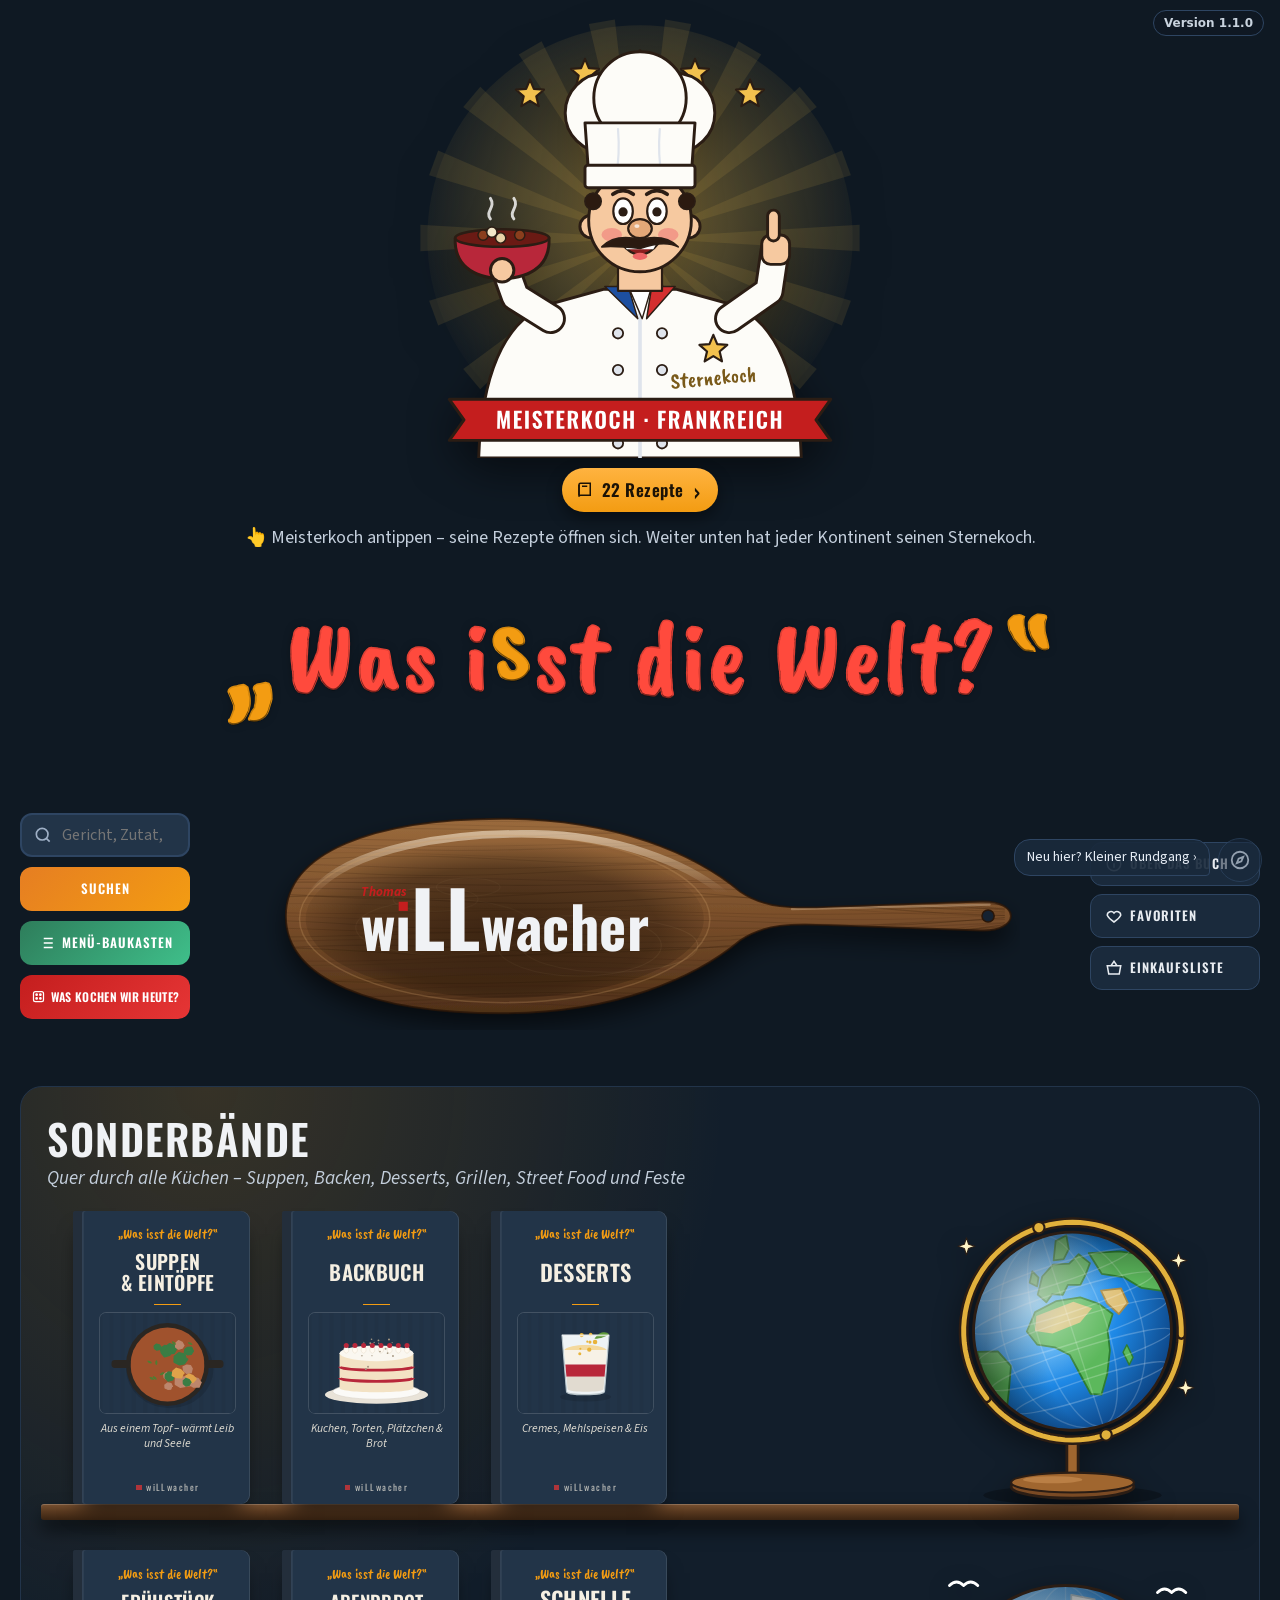
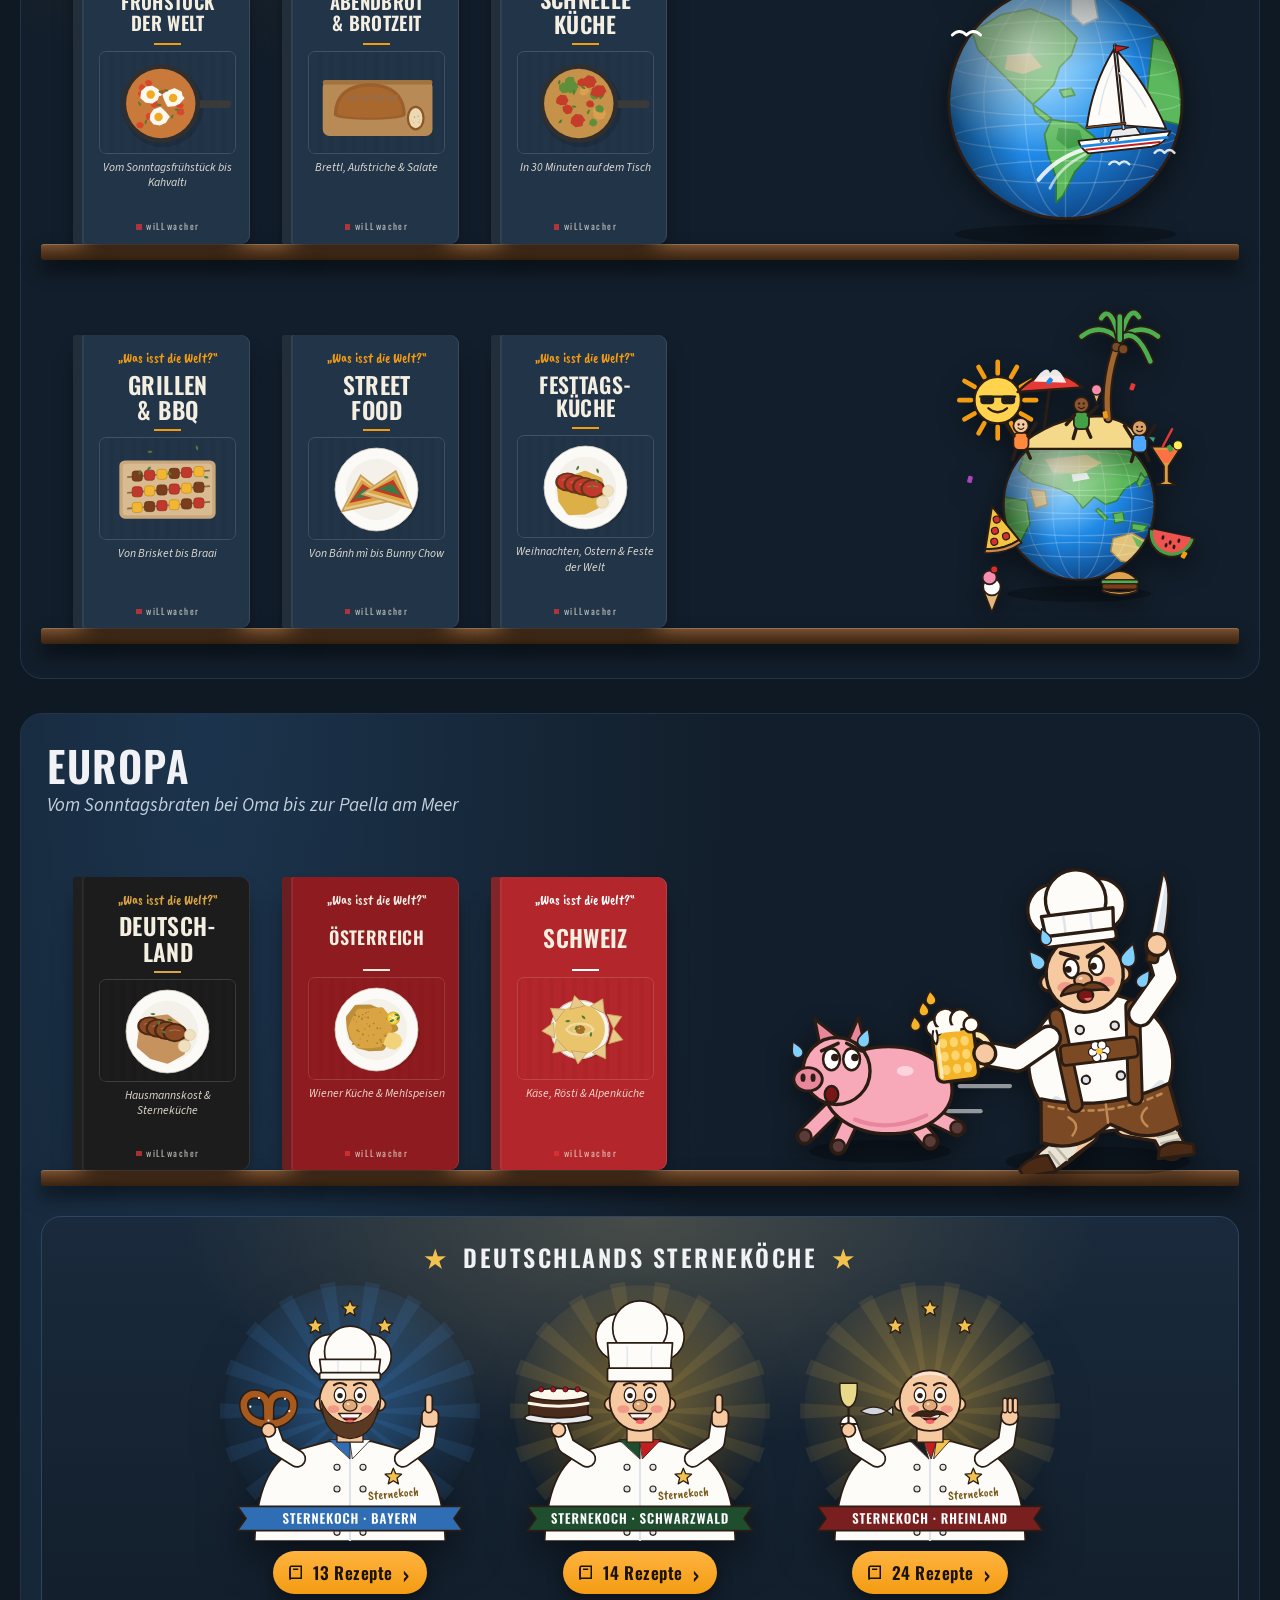
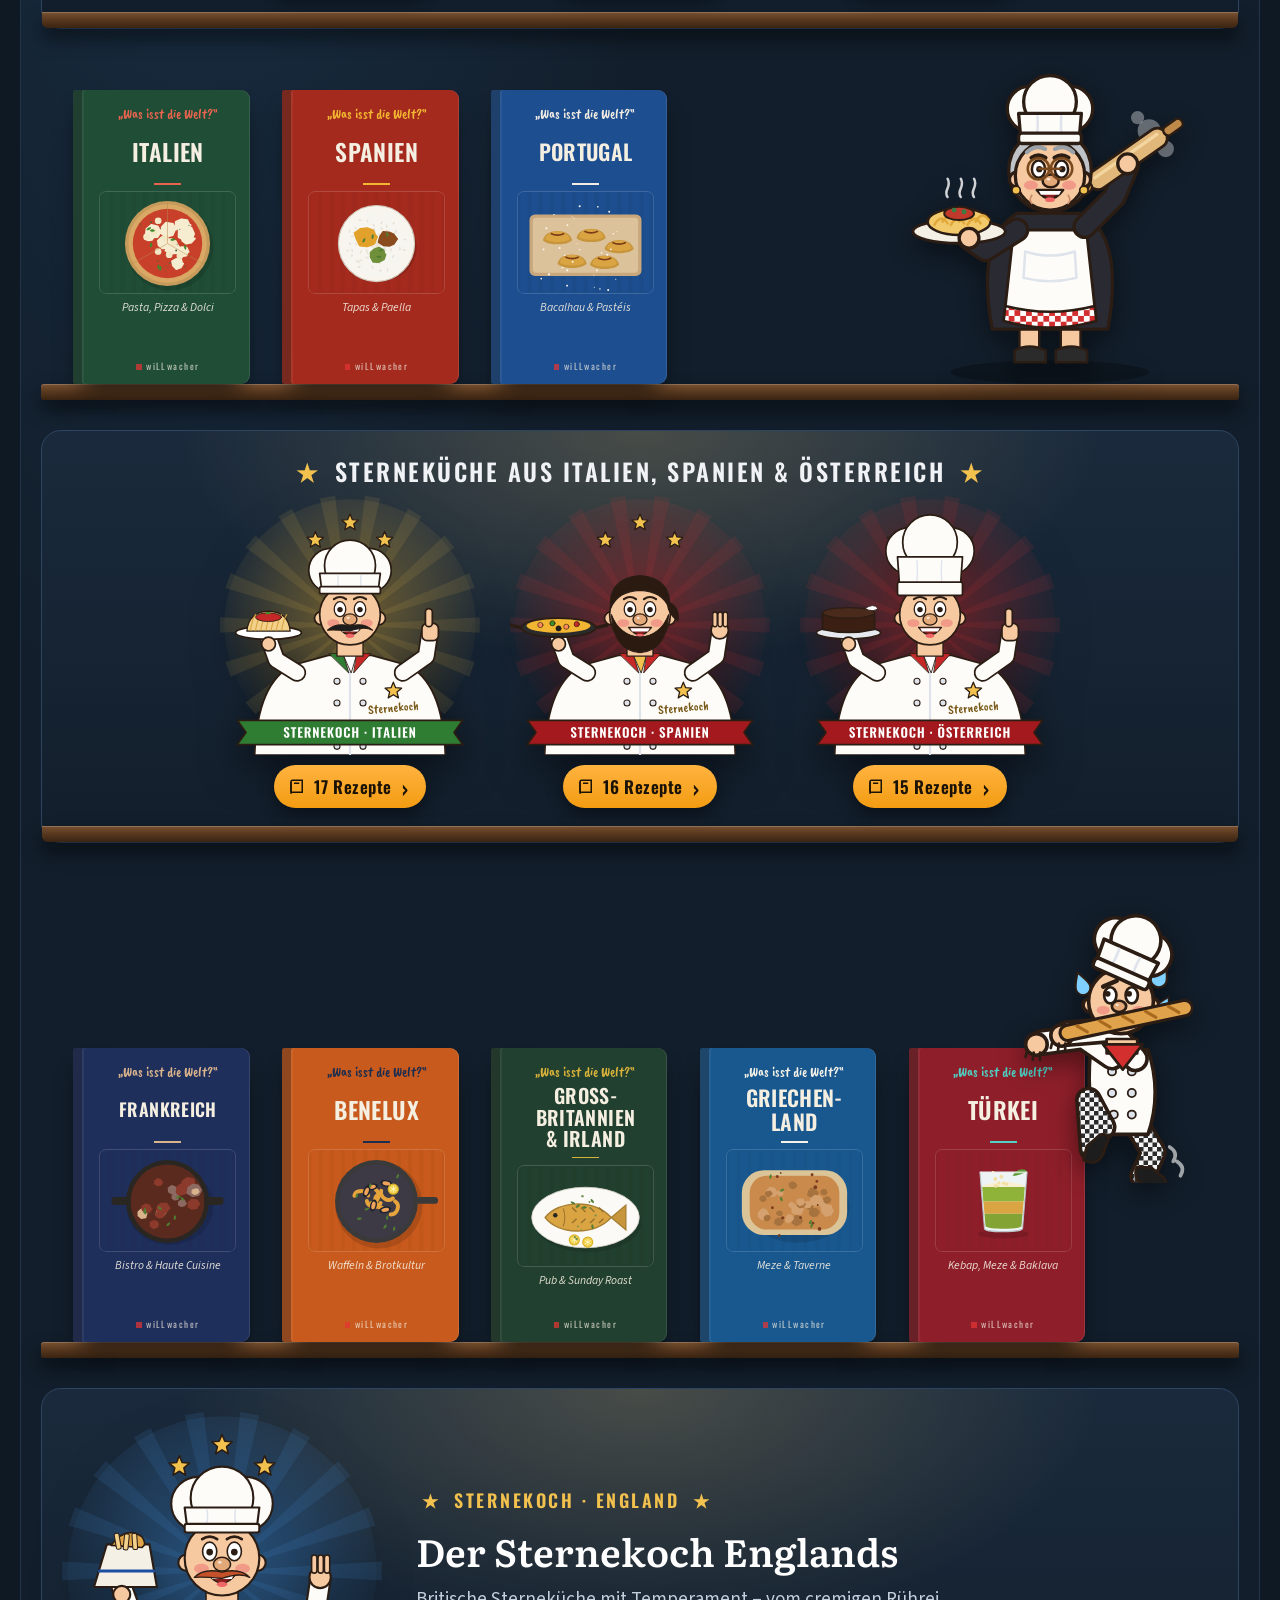
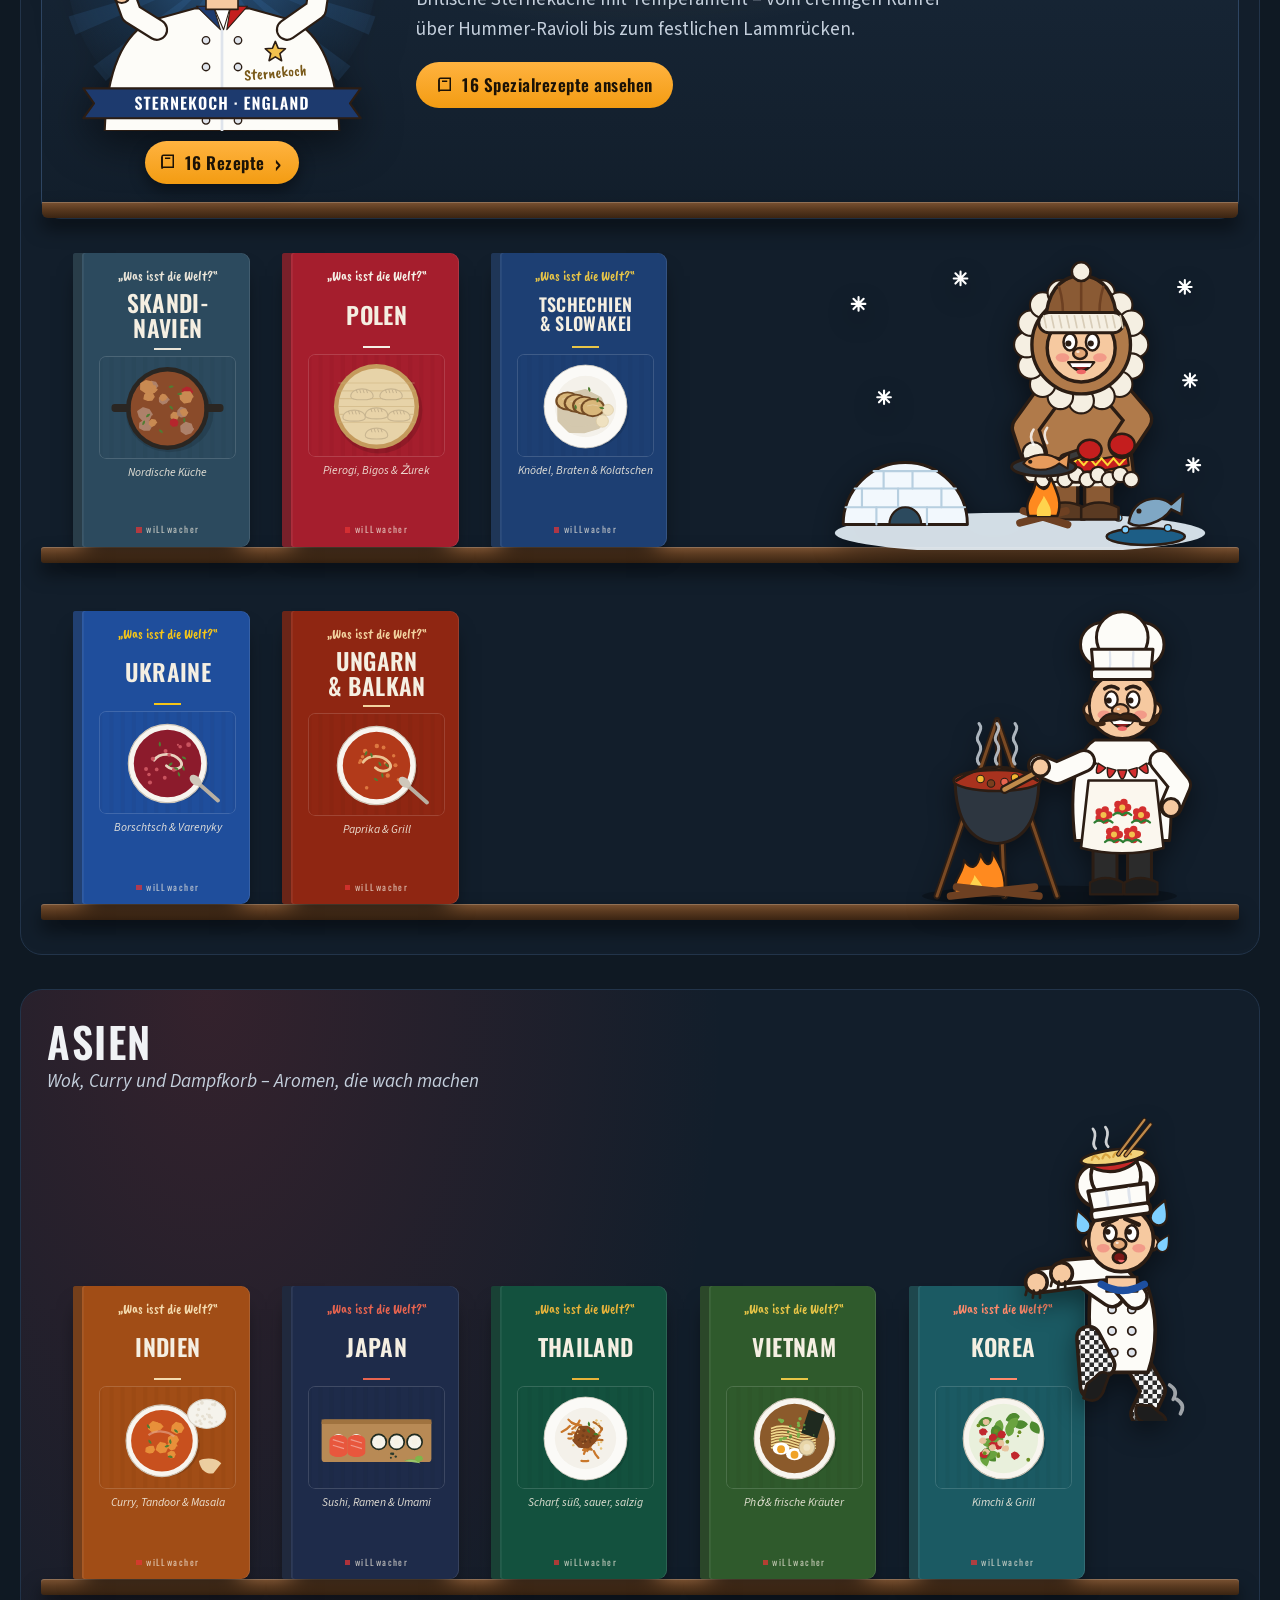
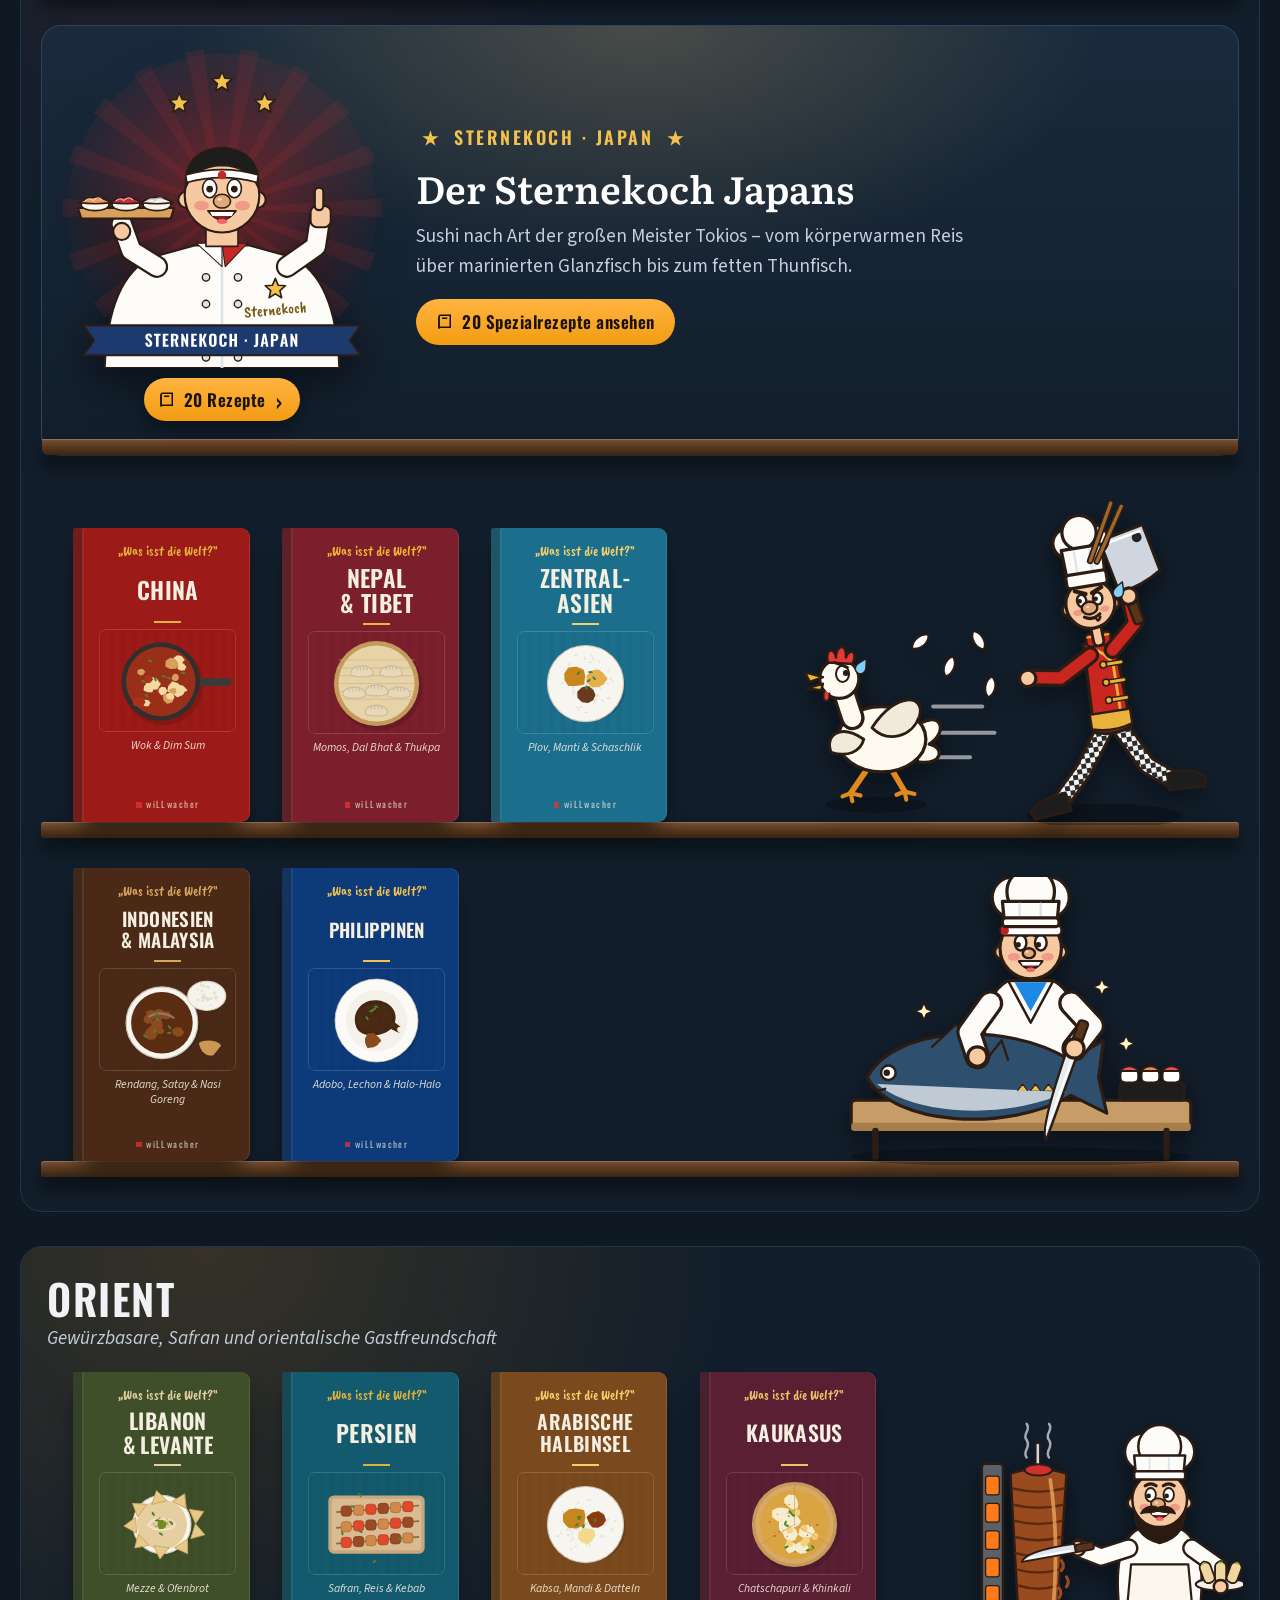
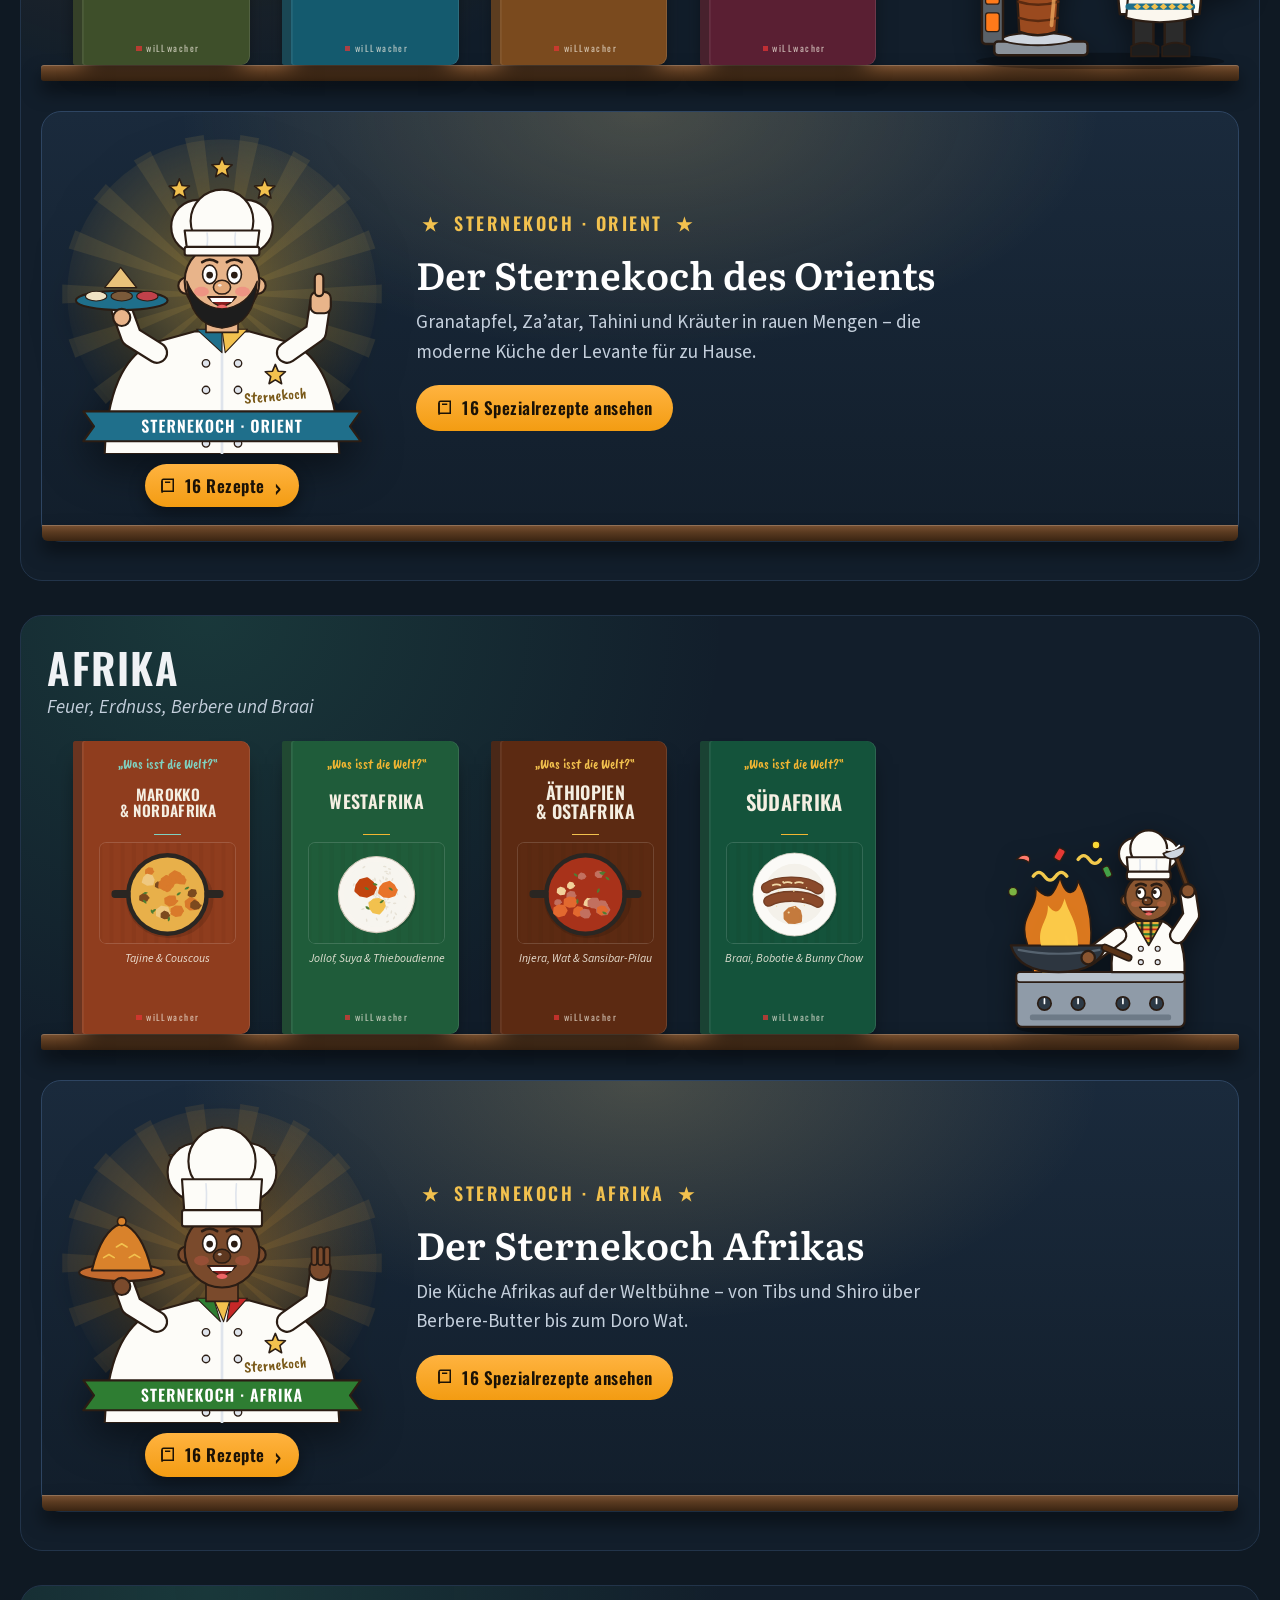
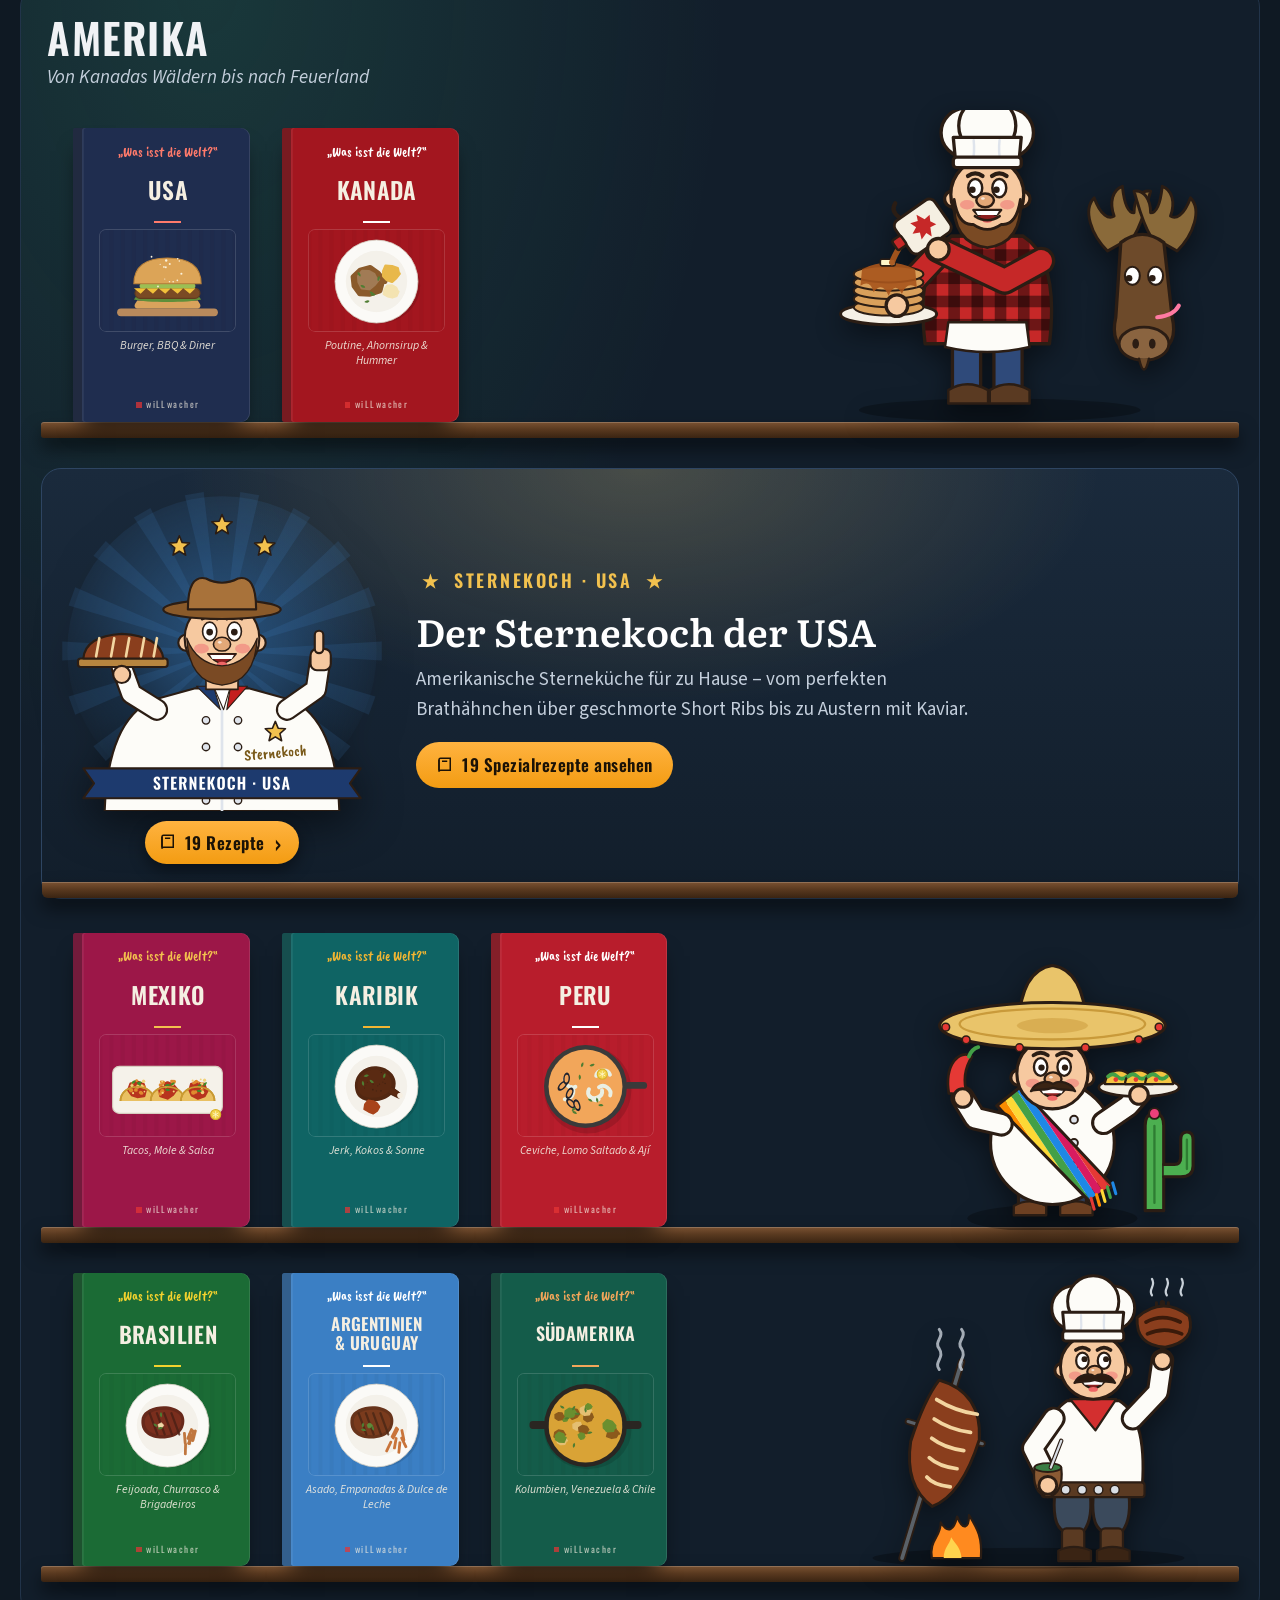
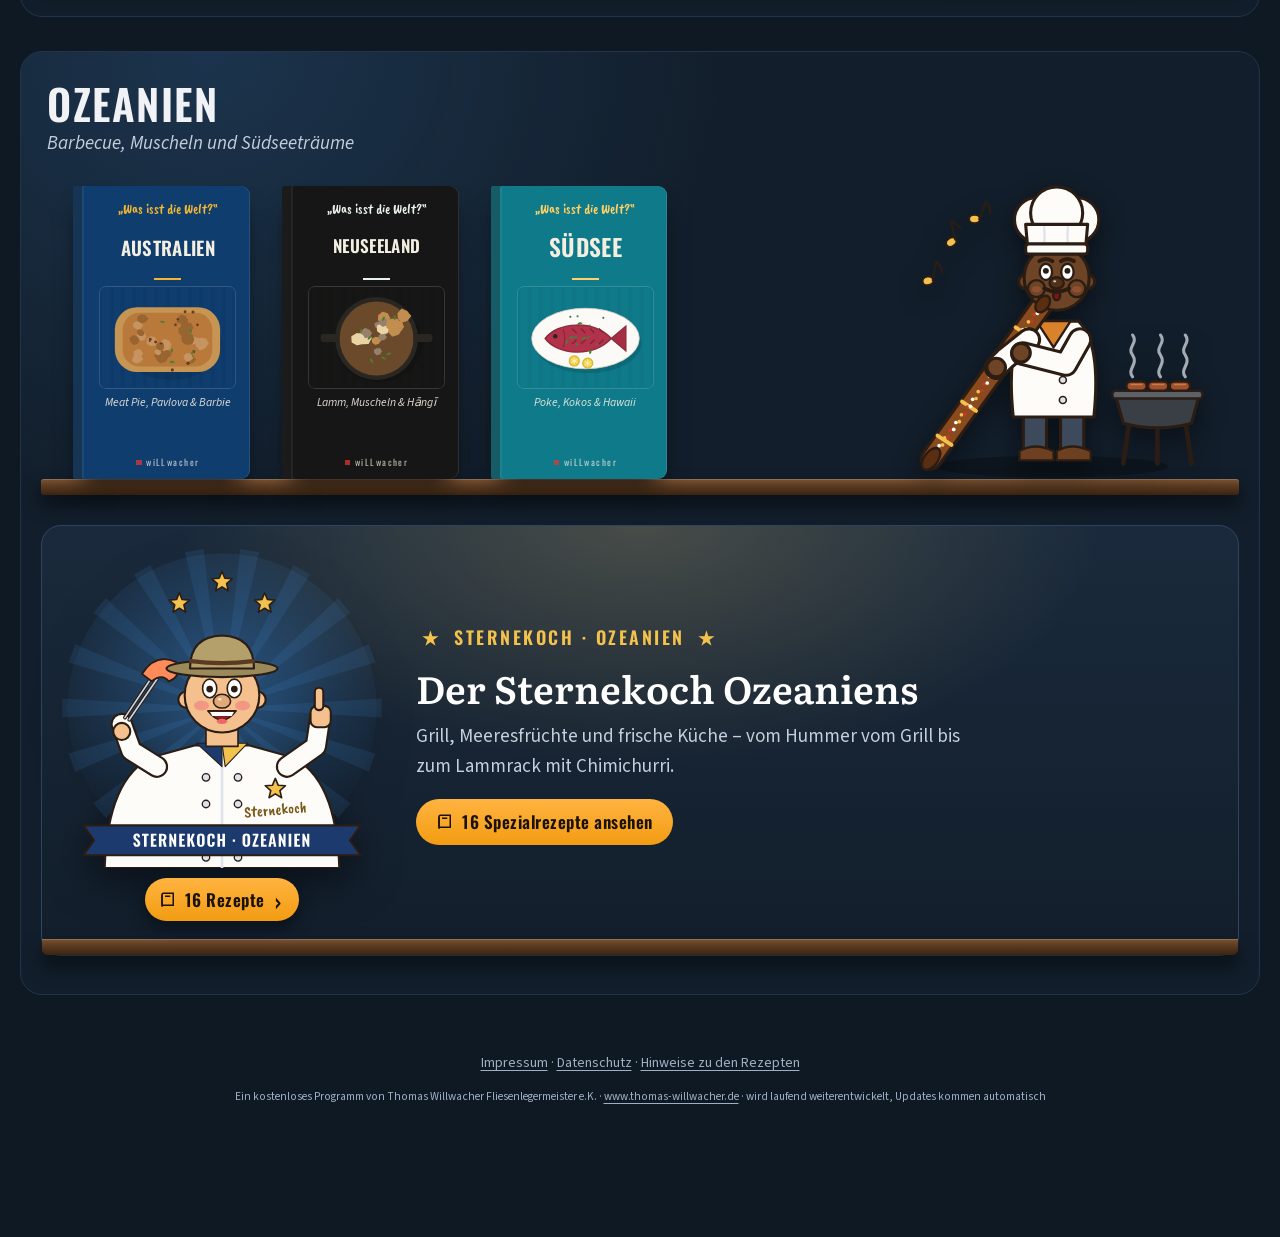
<file: index.html>
<!doctype html>
<html lang="de">
<head>
<meta charset="utf-8">
<meta name="viewport" content="width=device-width, initial-scale=1, viewport-fit=cover">
<title>Was isst die Welt?</title>
<meta name="description" content="„Was isst die Welt?“ – das Kochbuch von Thomas Willwacher: Rezepte aus aller Welt, ausführlich Schritt für Schritt erklärt.">
<meta name="tw-version" content="1.1.0">
<meta name="theme-color" content="#0f1923">
<link rel="manifest" href="manifest.json">
<link rel="icon" href="icon-192.png">
<link rel="apple-touch-icon" href="icon-192.png">
<link rel="stylesheet" href="css/app.css?v=20261104-1200">
<script>window.KB_VERSION = '20261104-1200';</script>
</head>
<body>
<noscript>Das Kochbuch braucht JavaScript.</noscript>
<script src="frei-config.js?v=20261104-1200"></script>
<script src="js/kuechen.js?v=20261104-1200"></script>
<script src="js/muster.js?v=20261104-1200"></script>
<script src="js/bilder.js?v=20261104-1200"></script>
<script src="daten/index.js?v=20261104-1200"></script>
<script src="js/ki.js?v=20261104-1200"></script>
<script src="js/sprache.js?v=20261104-1200"></script>
<script src="js/app.js?v=20261104-1200"></script>
<script defer src="lib/tw-version.js?v=20261104-1200"></script>
</body>
</html>
</file>
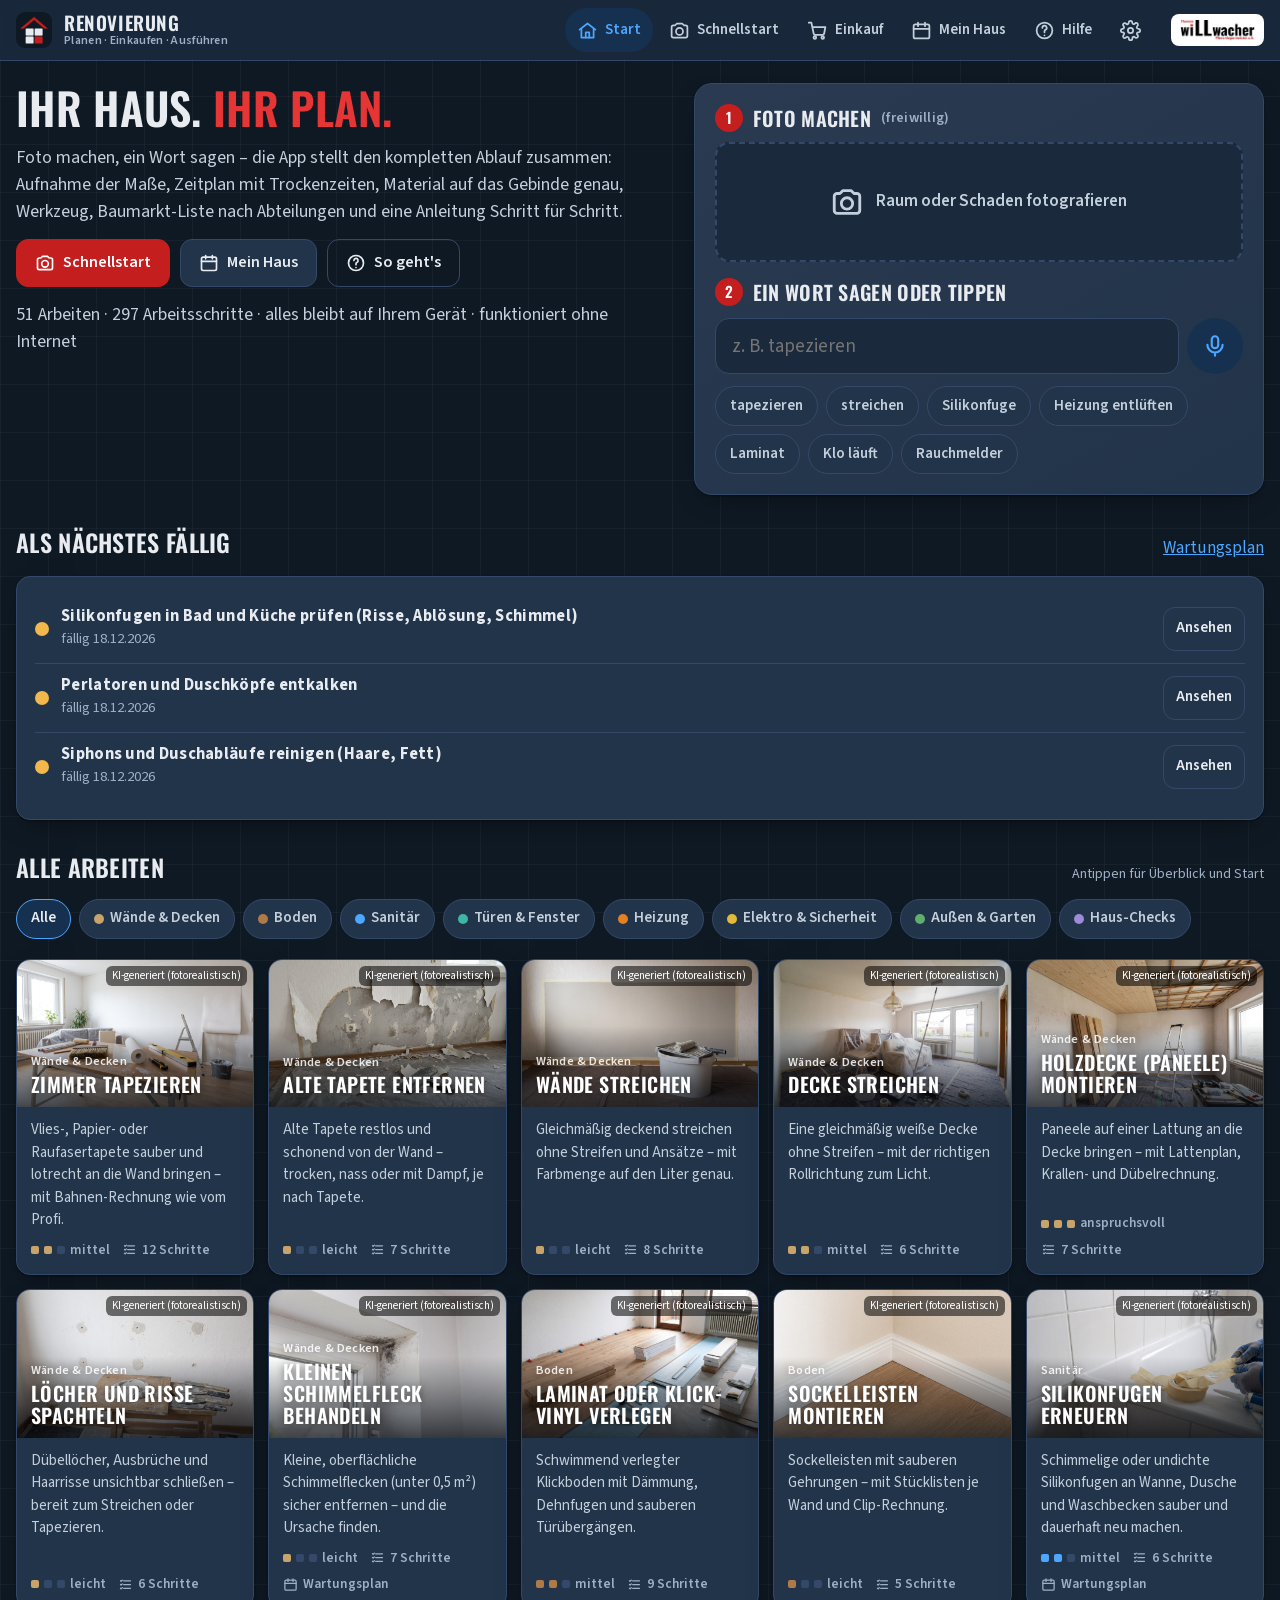
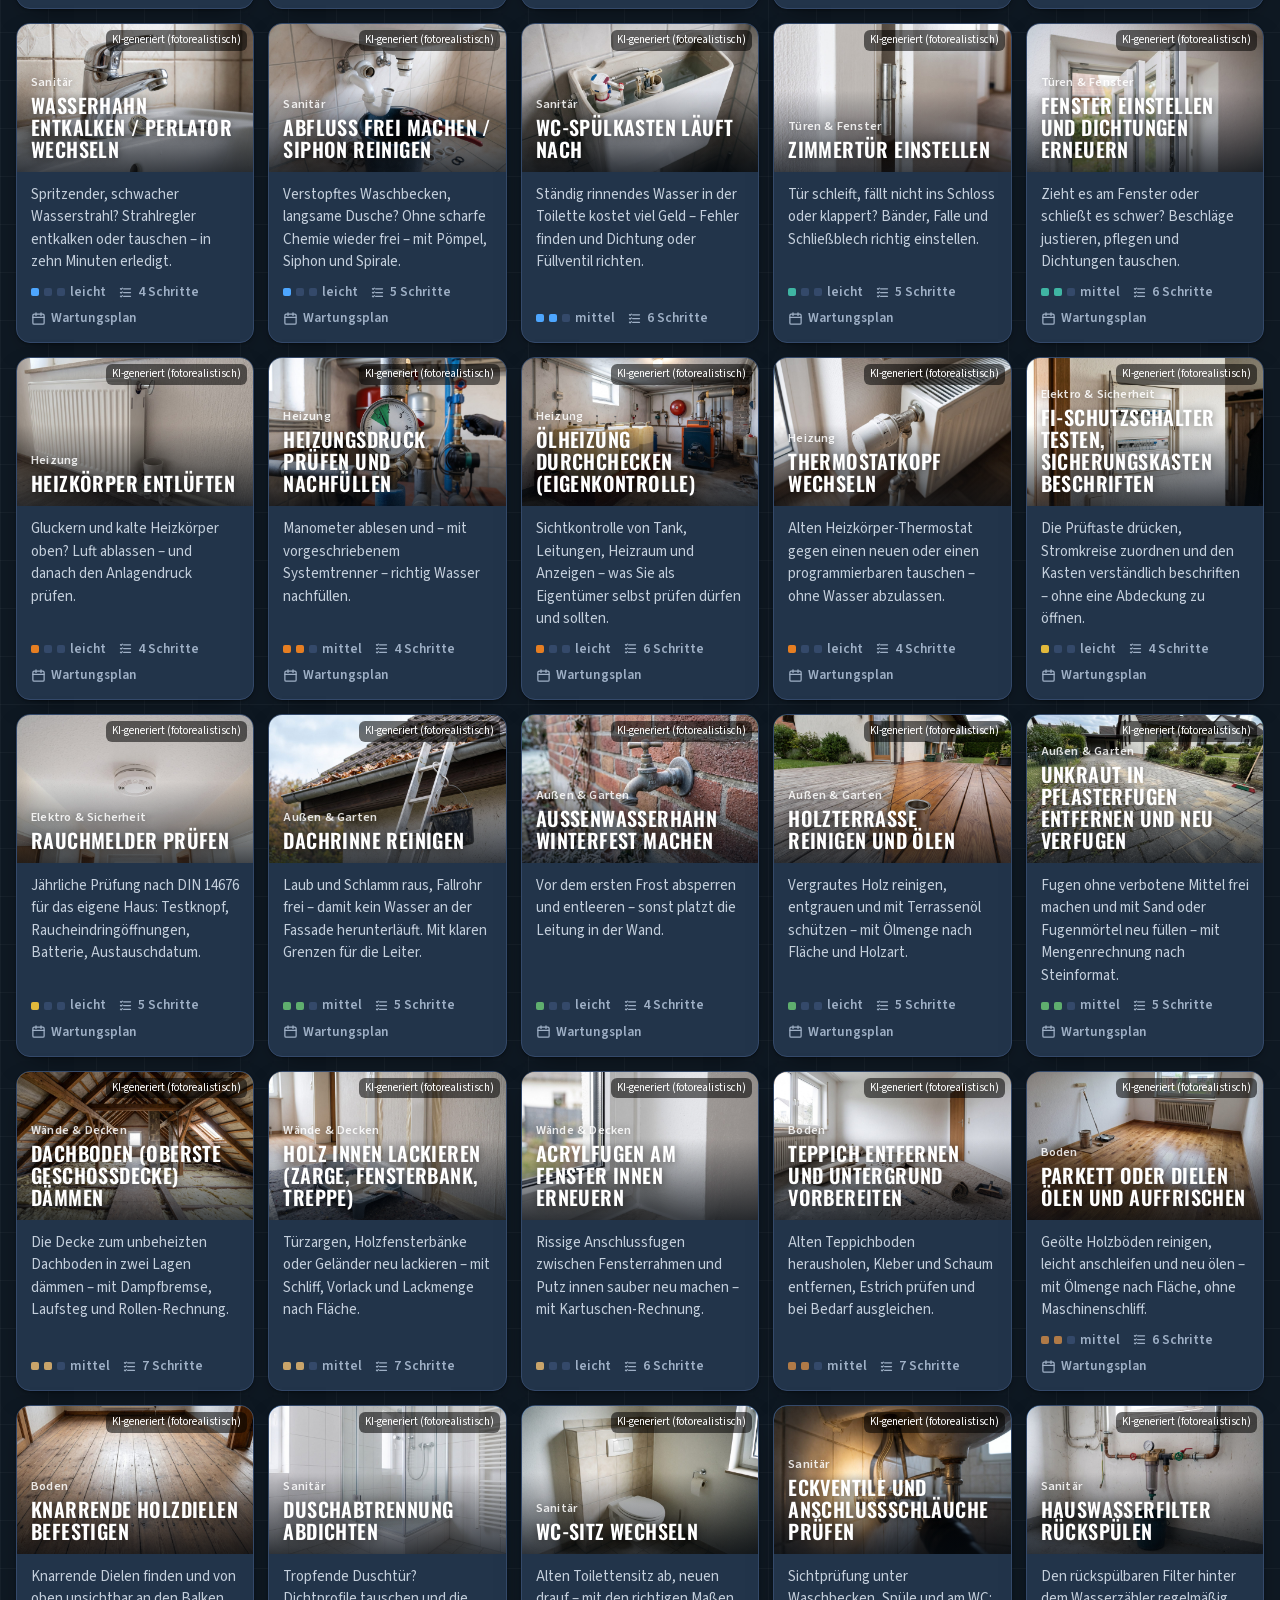
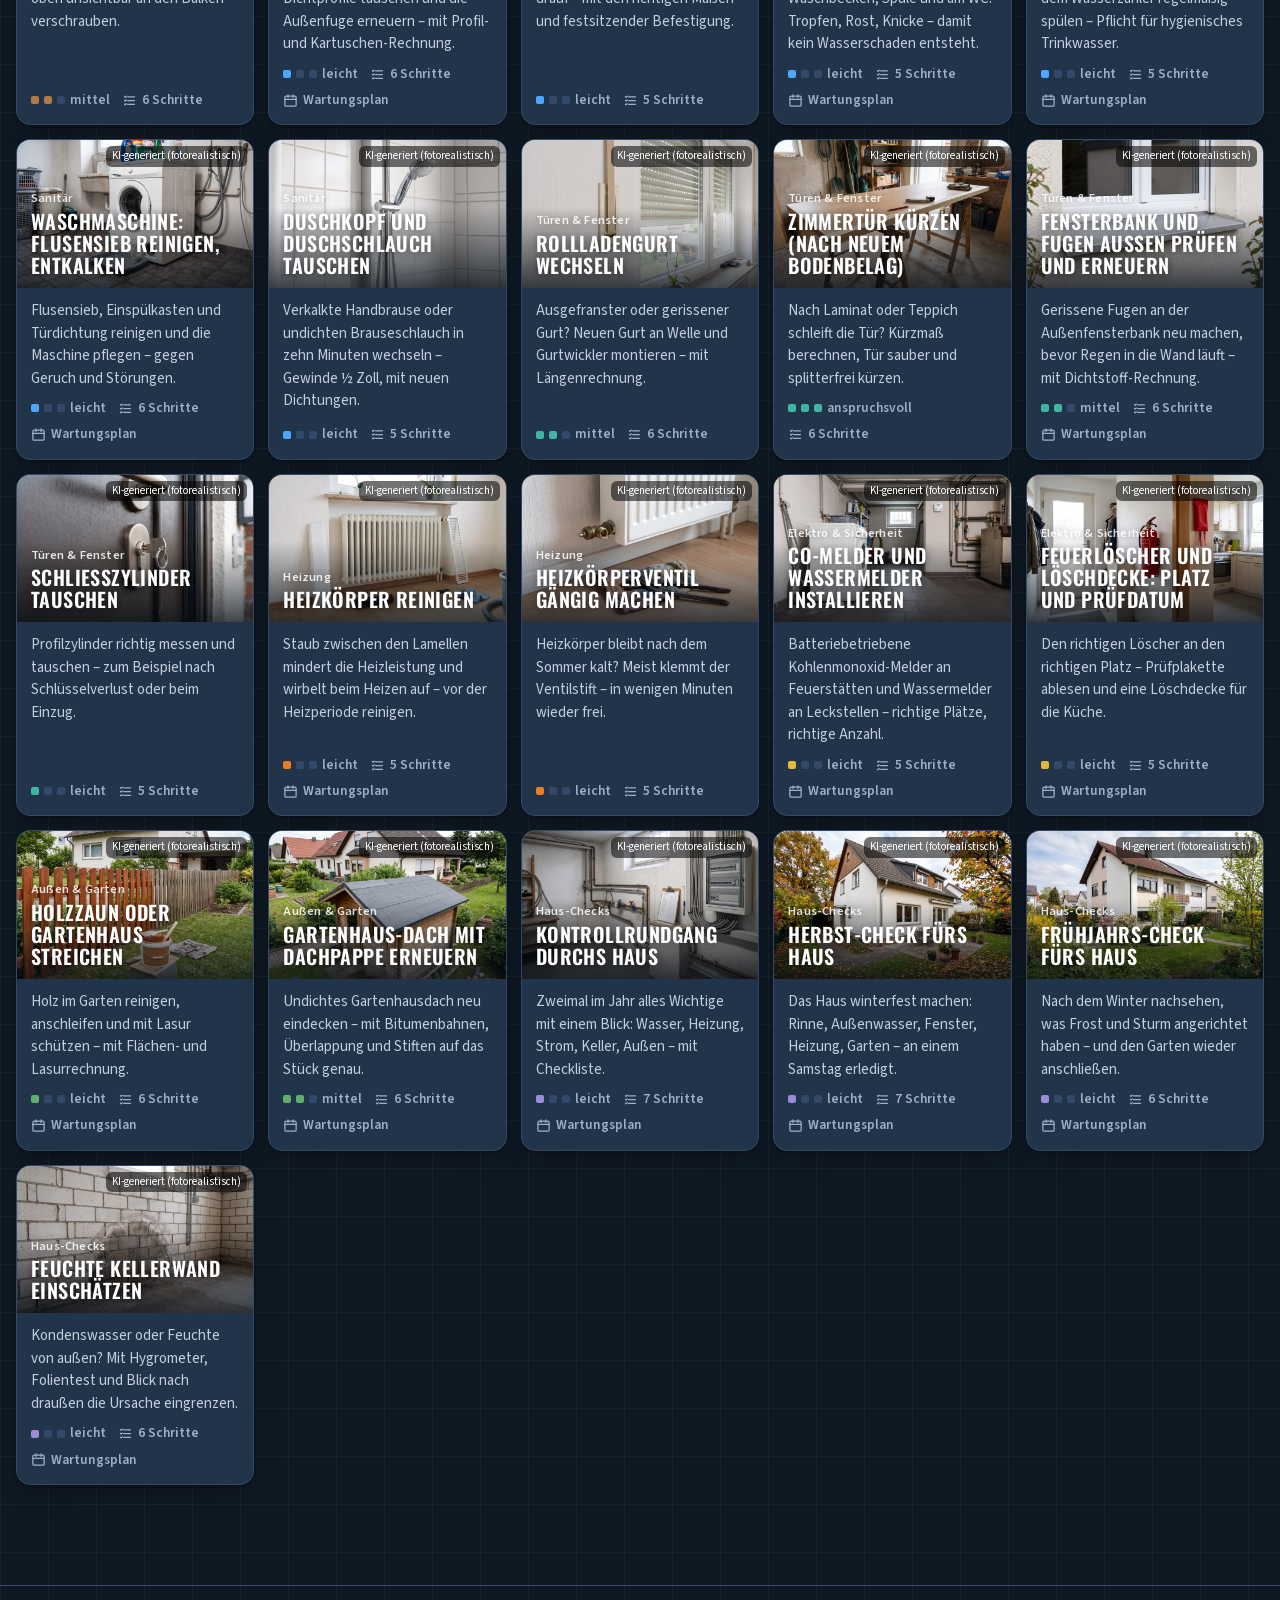
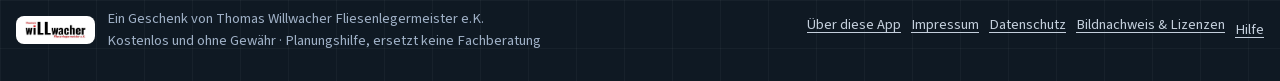
<file: renovierung/index.html>
<!doctype html>
<html lang="de" data-thema="dunkel">
<head>
<meta charset="utf-8">
<meta name="viewport" content="width=device-width, initial-scale=1, viewport-fit=cover">
<title>TW Renovierungs-App</title>
<meta name="description" content="Kostenlose Renovierungs-App für Hauseigentümer: Foto und ein Wort genügen – Aufnahme, Zeitplan, Materialrechnung, Werkzeug, Baumarkt-Liste und Anleitung Schritt für Schritt. Ein Geschenk von Thomas Willwacher Fliesenlegermeister e.K.">
<meta name="theme-color" content="#0F1923">
<meta http-equiv="Content-Security-Policy" content="default-src 'self'; img-src 'self' blob: data:; media-src 'self' blob:; style-src 'self' 'unsafe-inline'; script-src 'self' 'unsafe-inline'; connect-src 'self' https://api.anthropic.com; font-src 'self'; object-src 'none'; base-uri 'self'">
<link rel="manifest" href="manifest.json">
<link rel="icon" href="favicon-32.png" sizes="32x32">
<link rel="apple-touch-icon" href="apple-touch-icon.png">
<link rel="stylesheet" href="css/app.css?v=20261102-2345">
<script>window.TW_VERSION = '20261102-2345';</script>
</head>
<body>
<noscript>Die TW Renovierungs-App braucht JavaScript.</noscript>
<script src="frei-config.js?v=20261102-2345"></script>
<script src="js/rechner.js?v=20261102-2345"></script>
<script src="js/katalog-basis.js?v=20261102-2345"></script>
<script src="js/katalog-waende.js?v=20261102-2345"></script>
<script src="js/katalog-boden-sanitaer.js?v=20261102-2345"></script>
<script src="js/katalog-haus.js?v=20261102-2345"></script>
<script src="js/katalog-innen2.js?v=20261102-2345"></script>
<script src="js/katalog-haus2.js?v=20261102-2345"></script>
<script src="js/bilder.js?v=20261102-2345"></script>
<script src="js/videos.js?v=20261102-2345"></script>
<script src="js/stand.js?v=20261102-2345"></script>
<script src="js/speicher.js?v=20261102-2345"></script>
<script src="js/ki.js?v=20261102-2345"></script>
<script src="js/hilfe.js?v=20261102-2345"></script>
<script src="js/app.js?v=20261102-2345"></script>
</body>
</html>
</file>
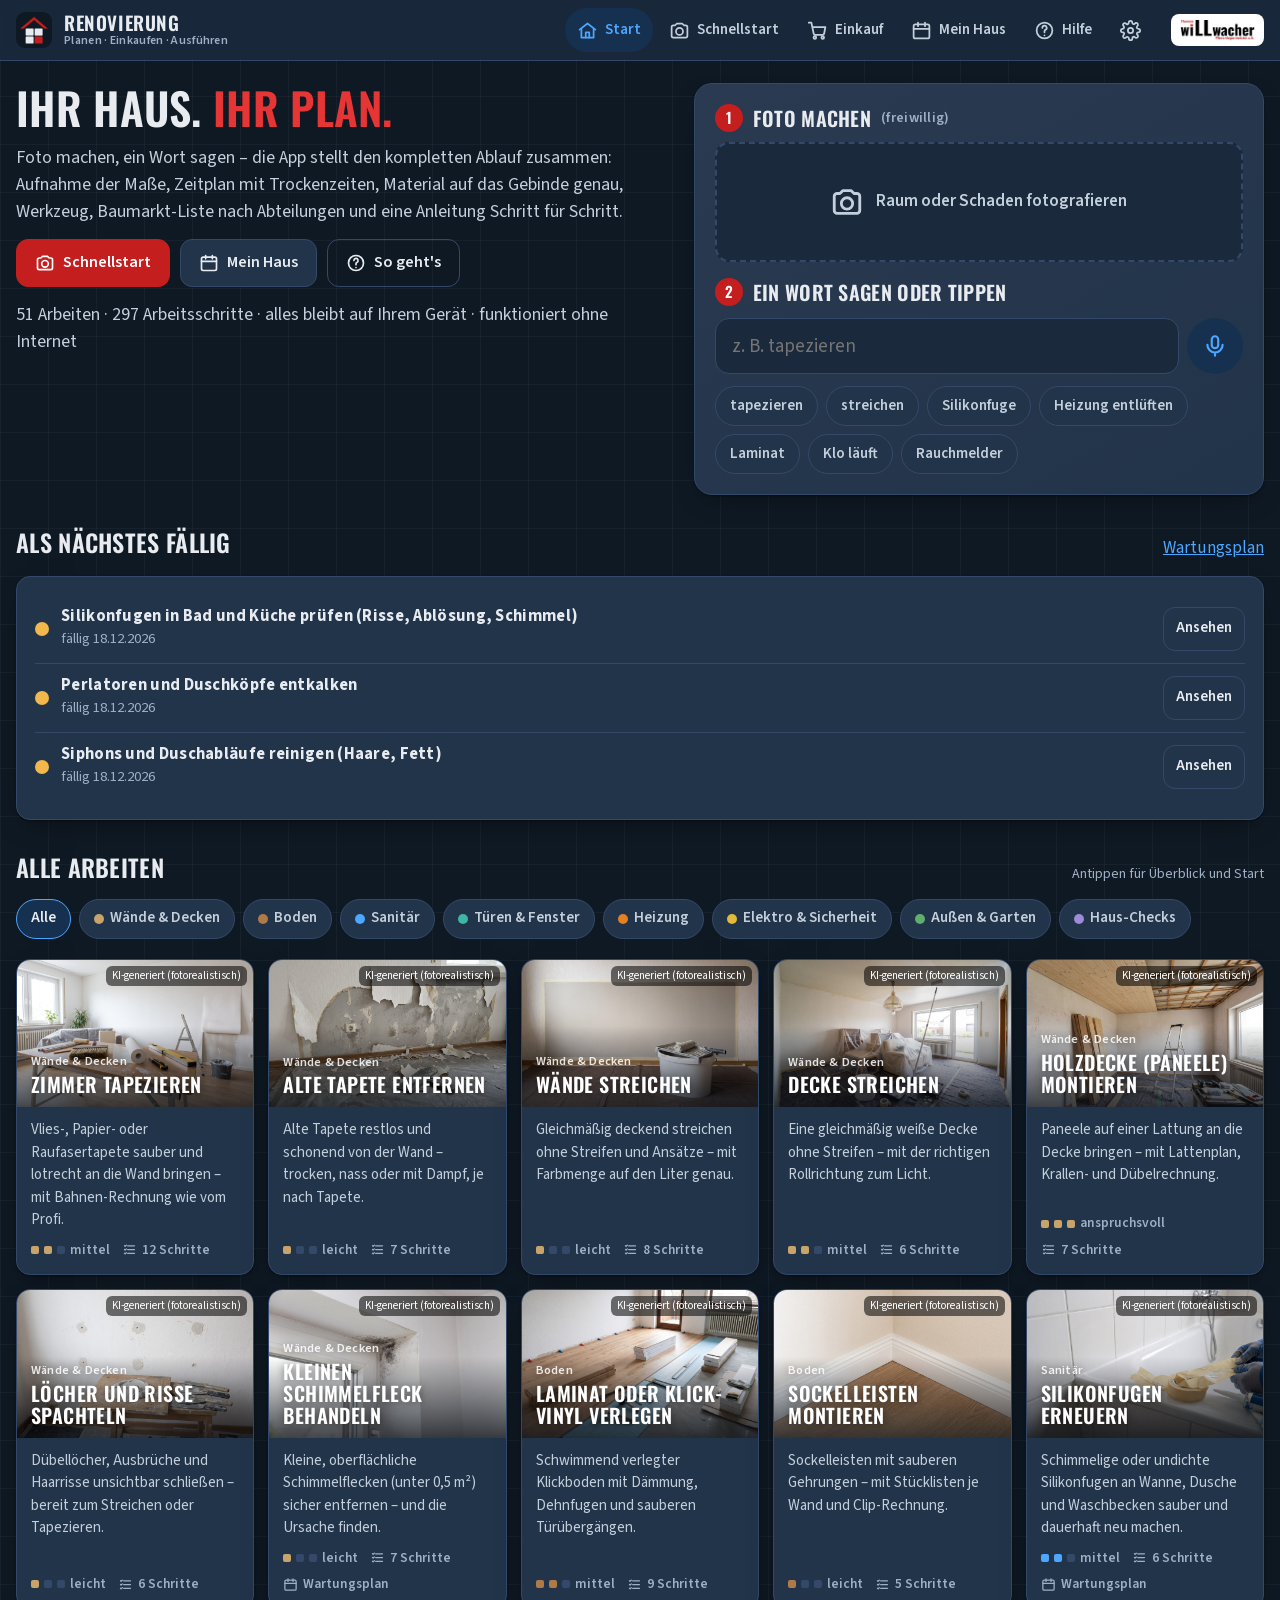
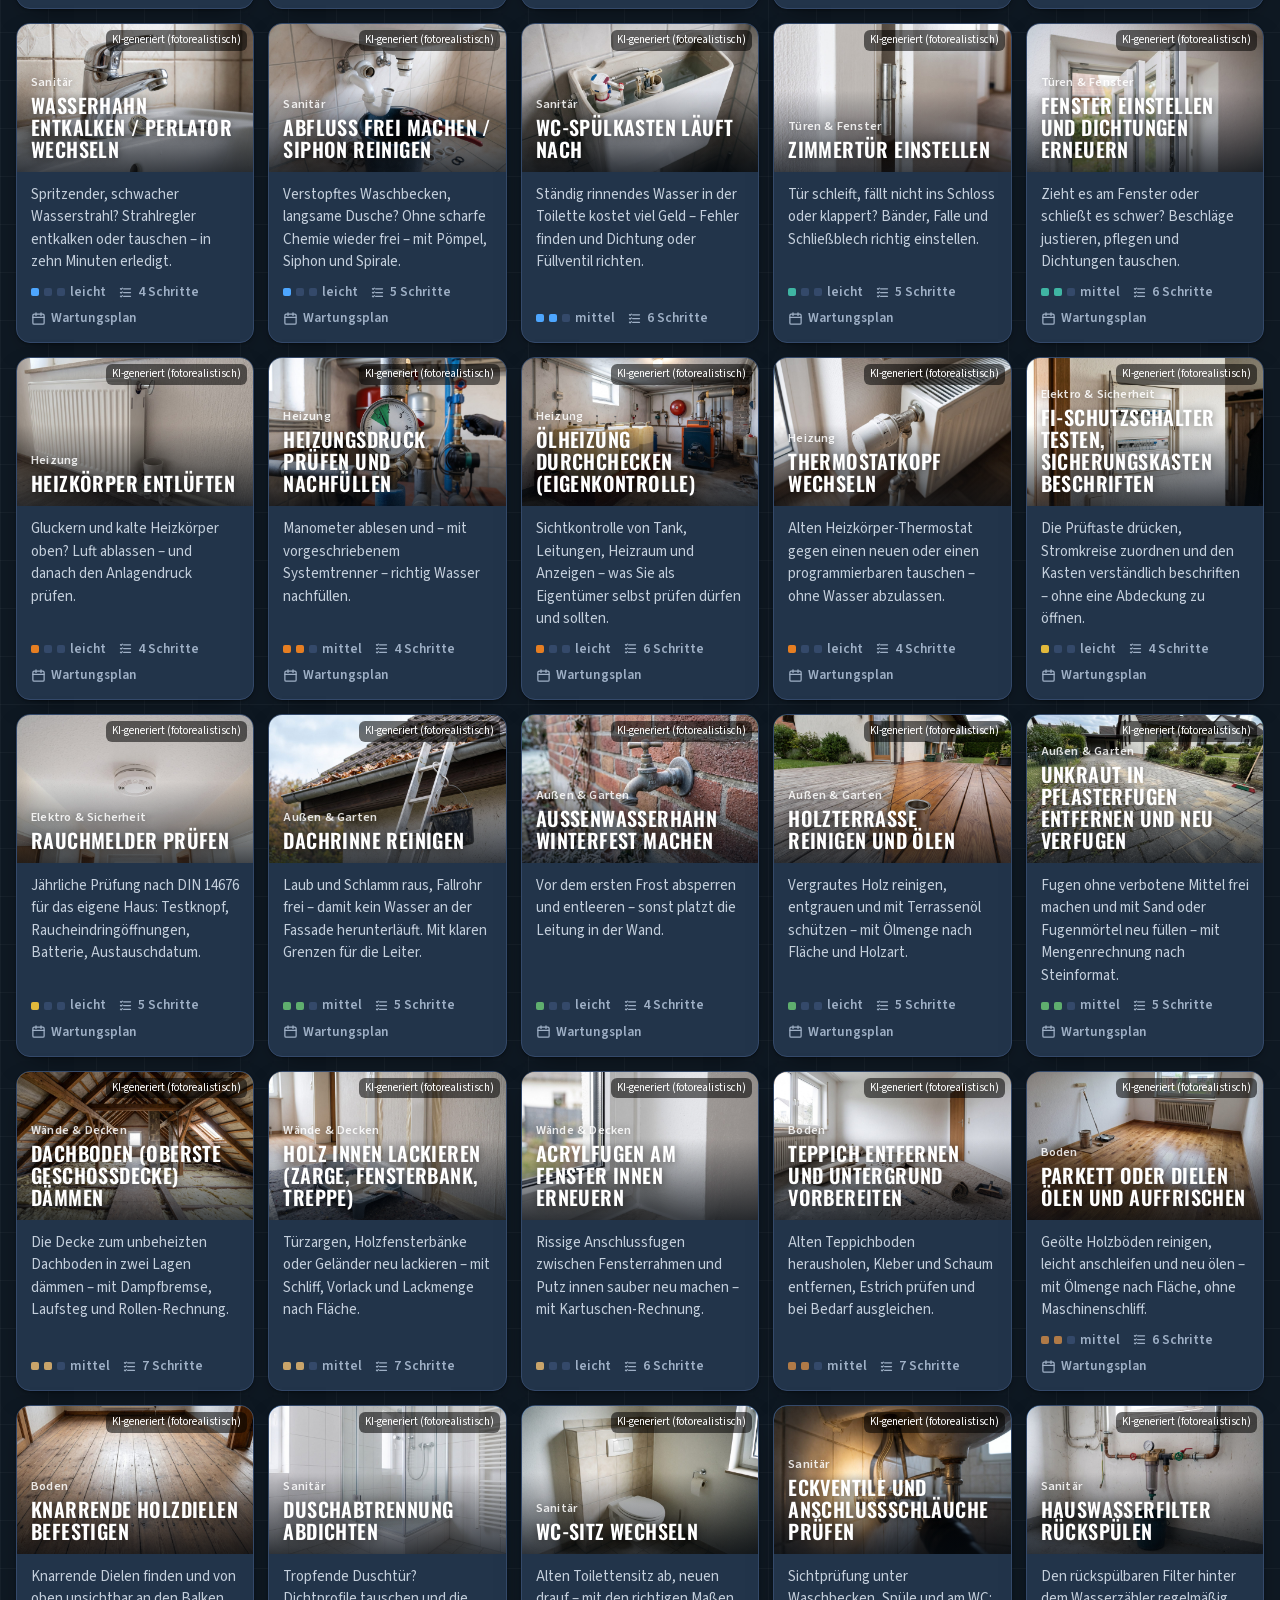
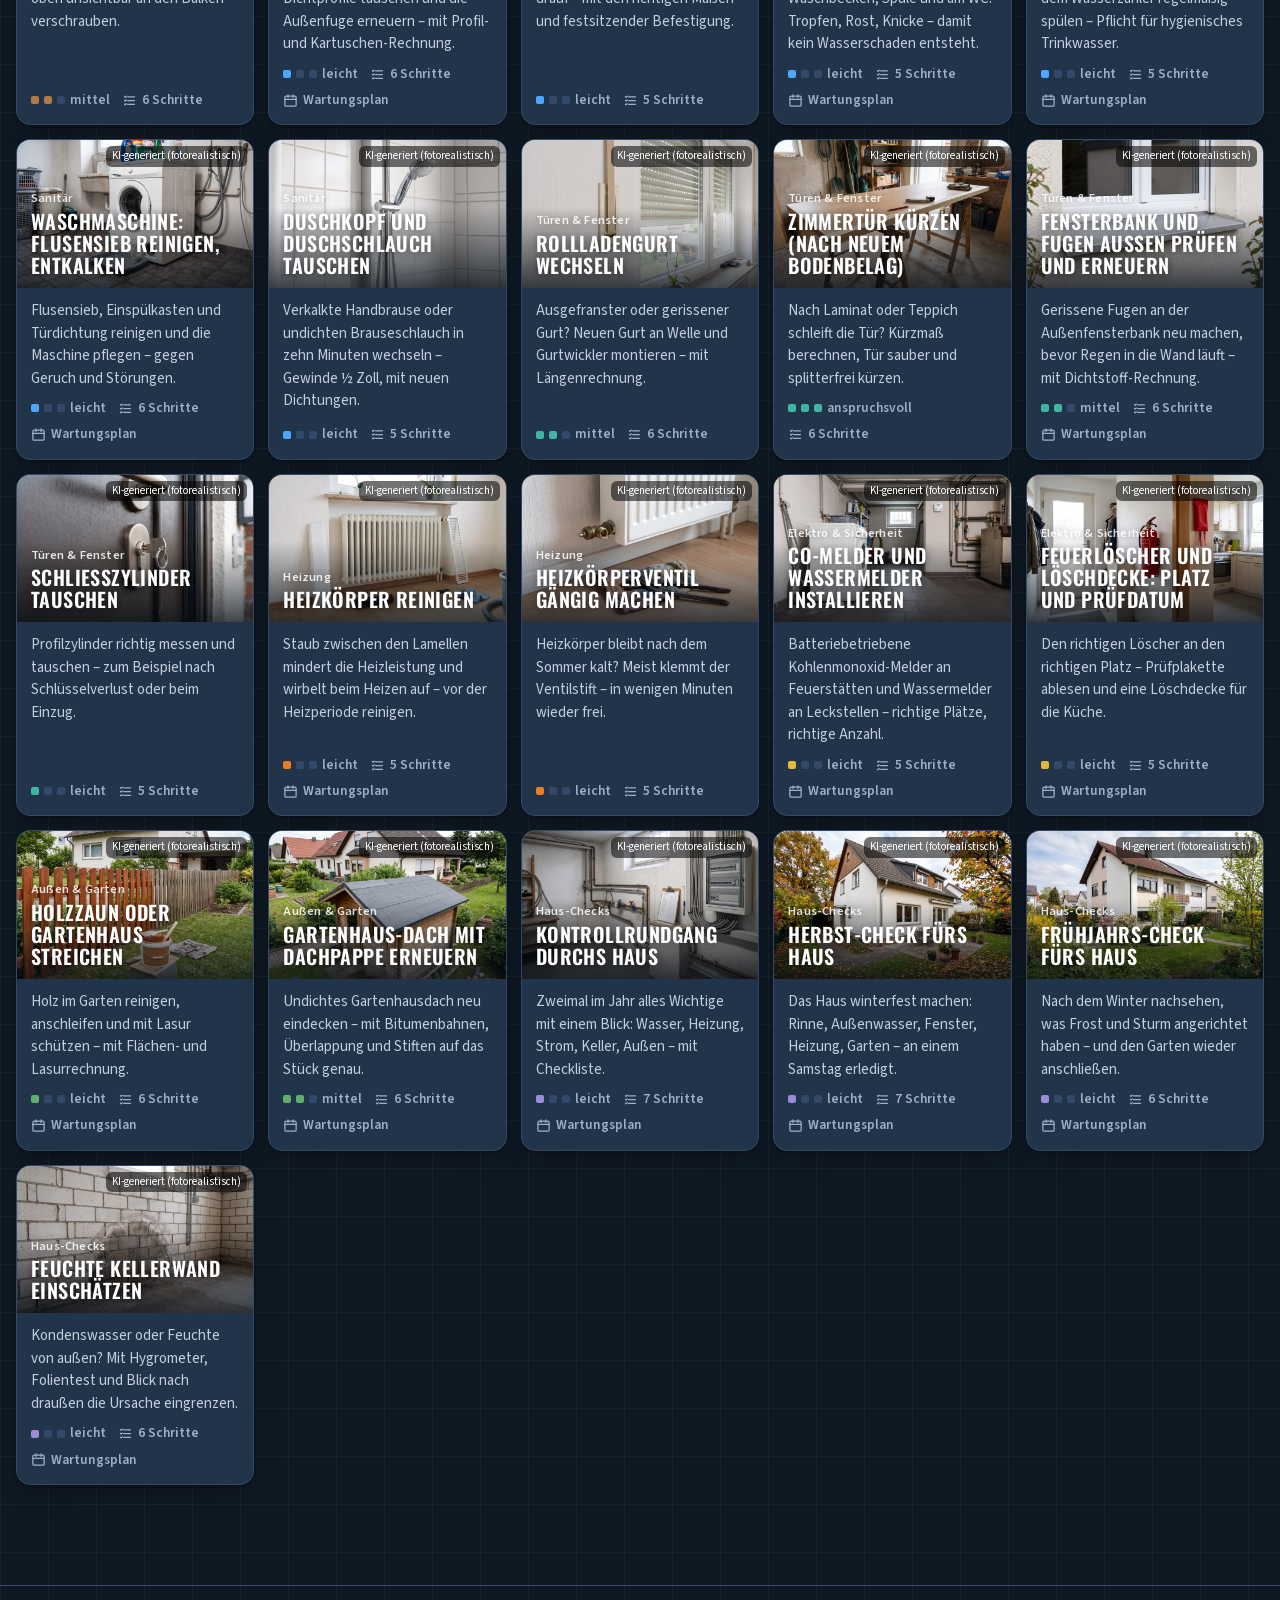
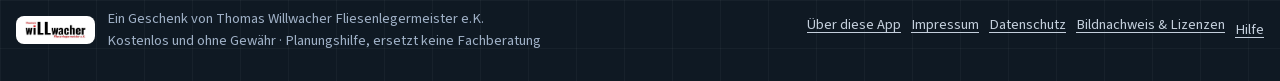
<file: webseite/app/renovierung/index.html>
<!doctype html>
<html lang="de"><head><meta charset="utf-8">
<meta name="viewport" content="width=device-width, initial-scale=1">
<title>Renovierungs-App wird geöffnet – Thomas Willwacher Fliesenlegermeister e.K.</title>
<meta name="robots" content="noindex, nofollow">
<meta http-equiv="refresh" content="0; url=/renovierung/">
<script>location.replace('/renovierung/');</script>
</head><body style="margin:0;background:#0B0B0B;color:#fff;font-family:system-ui,sans-serif;display:flex;min-height:100vh;align-items:center;justify-content:center">
<p>Renovierungs-App wird geöffnet … <a href="/renovierung/" style="color:#FF5A5F">Weiter</a></p>
</body></html>
</file>
<file: css/app.css>
/* Schriften lokal (keine Verbindung zu Google – Datenschutz) */
@font-face{font-family:'Literata';font-style:normal;font-weight:400;font-display:swap;src:url(../schrift/literata-latin-400-normal.woff2) format('woff2')}
@font-face{font-family:'Literata';font-style:normal;font-weight:600;font-display:swap;src:url(../schrift/literata-latin-600-normal.woff2) format('woff2')}
@font-face{font-family:'Literata';font-style:italic;font-weight:400;font-display:swap;src:url(../schrift/literata-latin-400-italic.woff2) format('woff2')}
@font-face{font-family:'Source Sans 3';font-style:normal;font-weight:400;font-display:swap;src:url(../schrift/source-sans-3-latin-400-normal.woff2) format('woff2')}
@font-face{font-family:'Source Sans 3';font-style:normal;font-weight:600;font-display:swap;src:url(../schrift/source-sans-3-latin-600-normal.woff2) format('woff2')}
@font-face{font-family:'Source Sans 3';font-style:normal;font-weight:700;font-display:swap;src:url(../schrift/source-sans-3-latin-700-normal.woff2) format('woff2')}
@font-face{font-family:'Source Sans 3';font-style:italic;font-weight:400;font-display:swap;src:url(../schrift/source-sans-3-latin-400-italic.woff2) format('woff2')}
@font-face{font-family:'Source Sans 3';font-style:italic;font-weight:700;font-display:swap;src:url(../schrift/source-sans-3-latin-700-italic.woff2) format('woff2')}
@font-face{font-family:'Oswald';font-style:normal;font-weight:400;font-display:swap;src:url(../schrift/oswald-latin-400-normal.woff2) format('woff2')}
@font-face{font-family:'Oswald';font-style:normal;font-weight:500;font-display:swap;src:url(../schrift/oswald-latin-500-normal.woff2) format('woff2')}
@font-face{font-family:'Oswald';font-style:normal;font-weight:600;font-display:swap;src:url(../schrift/oswald-latin-600-normal.woff2) format('woff2')}
@font-face{font-family:'Oswald';font-style:normal;font-weight:700;font-display:swap;src:url(../schrift/oswald-latin-700-normal.woff2) format('woff2')}
@font-face{font-family:'Caveat Brush';font-style:normal;font-weight:400;font-display:swap;src:url(../schrift/caveat-brush-latin-400-normal.woff2) format('woff2')}
/* „Was isst die Welt?“ – Gestaltung (TW-Design dunkel)
   Leitidee: Küchen-Fliesenspiegel. Fugengrau als Grund, glasierte Kacheln als Flächen,
   Kobalt als Hauptfarbe, Safran für Beliebtheit, TW-Rot nur für Logo und Favoriten. */
:root {
  /* TW-Design (dunkel, wie Master-App): Navy-Grund, Oswald + Source Sans 3, Rot fürs Logo, Orange für Aktionen */
  --fuge: #0f1923;
  --fuge-dunkel: #0b131b;
  --kachel: #1a2a3c;
  --kachel-2: #223448;
  --tinte: #e8ecf1;
  --tinte-2: #c4cfdc;
  --tinte-3: #9fb0c6;
  --kobalt: #4da6ff;
  --kobalt-hell: #1d3a5c;
  --safran: #f39c12;
  --safran-hell: #3a2f17;
  --orange: #e67e22;
  --rot: #e63535;
  --rot-dunkel: #c41e1e;
  --gruen: #7fbf8a;
  --linie: #2e4562;
  --schatten: 0 1px 2px rgba(0,0,0,.4), 0 8px 20px -12px rgba(0,0,0,.6);
  --r: 12px;
  --ui: 'Source Sans 3', system-ui, sans-serif;
  --lese: 'Literata', Georgia, serif;
  --logo: 'Oswald', sans-serif;
  --pinsel: 'Caveat Brush', 'Segoe Print', cursive;
  color-scheme: dark;
}

* { box-sizing: border-box; }
html { -webkit-text-size-adjust: 100%; }
body {
  margin: 0; background: var(--fuge); color: var(--tinte);
  font: 400 17px/1.5 var(--ui);
}
a { color: var(--kobalt); }
button, input, select { font: inherit; color: inherit; }
button { cursor: pointer; touch-action: manipulation; }
:focus-visible { outline: 3px solid var(--safran); outline-offset: 2px; }
.versteckt { position: absolute !important; width: 1px; height: 1px; overflow: hidden; clip: rect(0 0 0 0); }

/* ---------- Kopfleiste ---------- */
.kopf {
  position: sticky; top: 0; z-index: 20; background: var(--kachel);
  border-bottom: 1px solid var(--linie); box-shadow: 0 2px 10px -8px rgba(0,0,0,.4);
}
.kopf-innen { max-width: 1320px; margin: 0 auto; display: flex; align-items: center; gap: 18px; padding: 8px 20px; }
.marke { display: flex; align-items: flex-end; gap: 10px; text-decoration: none; color: var(--tinte); flex: none; }
.suche-feld { flex: 1; max-width: 520px; position: relative; }
.suche-feld input {
  width: 100%; height: 44px; border: 1px solid var(--linie); border-radius: 22px; background: var(--kachel-2);
  padding: 0 16px 0 42px; font-size: 16px;
}
.suche-feld svg { position: absolute; left: 14px; top: 12px; width: 20px; height: 20px; color: var(--tinte-3); }
.nav { display: flex; gap: 4px; margin-left: auto; }
.nav a {
  display: flex; align-items: center; gap: 6px; padding: 8px 12px; border-radius: 22px; text-decoration: none;
  color: var(--tinte-2); font-weight: 600; font-size: 15px; white-space: nowrap; min-height: 44px;
}
.nav a:hover { background: var(--kachel-2); color: var(--tinte); }
.nav a.aktiv { background: var(--kobalt-hell); color: var(--kobalt); }
.nav .zahl { background: var(--rot); color: #fff; border-radius: 10px; font-size: 12px; padding: 0 6px; line-height: 18px; }
.nav svg { width: 20px; height: 20px; }

/* ---------- Logo (TW-Spezifikation, Untertitel Weltkochbuch) ---------- */
.logo-container { display: inline-flex; flex-direction: column; align-items: flex-start; user-select: none; }
.logo-thomas-row { margin-bottom: -18px; padding-left: 1px; position: relative; z-index: 2; }
.logo-thomas-text { font-family: 'Source Sans 3', serif; font-style: italic; font-weight: 700; color: #c41e1e; font-size: 14.5px; letter-spacing: .3px; }
.logo-word-row { display: flex; align-items: baseline; font-family: var(--logo); font-weight: 700; color: var(--tinte); line-height: 1; }
.logo-w, .logo-wacher, .logo-i-wrap { font-size: 62px; }
.logo-i-wrap { position: relative; display: inline-block; }
.logo-i-dot { position: absolute; top: 6px; left: 50%; transform: translateX(-50%); width: 10px; height: 10px; background: #c41e1e; }
.logo-LL { font-size: 84px; letter-spacing: 1px; line-height: .75; }
.logo-subtitle-row { display: flex; justify-content: flex-end; width: 100%; margin-top: 1px; }
.logo-subtitle-text { font-family: 'Source Sans 3', sans-serif; font-weight: 600; color: #c41e1e; font-size: 14.5px; letter-spacing: 2.5px; }
.logo-klein { transform: scale(.5); transform-origin: left center; margin: -26px -190px -26px 0; }

/* ---------- Seitenrahmen ---------- */
main { max-width: 1320px; margin: 0 auto; padding: 24px 20px 80px; }
.kachel { background: var(--kachel); border-radius: var(--r); box-shadow: var(--schatten); }

/* ---------- Startseite ---------- */
.start-kopf { display: grid; grid-template-columns: minmax(0, 1fr) minmax(0, 1.1fr); gap: 24px; align-items: stretch; margin-bottom: 34px; }
.start-gruss { padding: 28px 30px; display: flex; flex-direction: column; justify-content: space-between; gap: 20px; }
.start-gruss h1 { font-family: var(--lese); font-weight: 600; font-size: 34px; line-height: 1.15; margin: 0; letter-spacing: -.01em; max-width: 18ch; }
.start-gruss p { margin: 0; color: var(--tinte-2); max-width: 46ch; }
.start-zahlen { display: flex; gap: 26px; flex-wrap: wrap; }
.start-zahlen b { display: block; font-family: var(--lese); font-size: 30px; font-weight: 600; color: var(--kobalt); line-height: 1.1; }
.start-zahlen span { font-size: 14px; color: var(--tinte-3); }
.mahlzeiten { display: grid; grid-template-columns: repeat(2, minmax(0, 1fr)); gap: 6px; }
.mahlzeit {
  position: relative; display: flex; flex-direction: column; justify-content: flex-end; min-height: 150px; padding: 16px 18px;
  text-decoration: none; color: #fff; border-radius: var(--r); overflow: hidden; box-shadow: var(--schatten);
}
.mahlzeit svg.hg { position: absolute; inset: 0; width: 100%; height: 100%; }
.mahlzeit::after { content: ''; position: absolute; inset: 0; background: linear-gradient(180deg, rgba(10,14,24,0) 30%, rgba(10,14,24,.78)); }
.mahlzeit b, .mahlzeit span { position: relative; z-index: 1; }
.mahlzeit b { font-family: var(--lese); font-size: 22px; font-weight: 600; line-height: 1.15; }
.mahlzeit span { font-size: 14px; opacity: .9; }
.mahlzeit:hover b { text-decoration: underline; text-underline-offset: 4px; }

.gruppe { margin: 0 0 30px; }
.gruppe-kopf { display: flex; align-items: baseline; justify-content: space-between; gap: 12px; margin: 0 0 10px; }
.gruppe-kopf h2 { font-family: var(--lese); font-size: 26px; font-weight: 600; margin: 0; }
.gruppe-kopf a { font-weight: 600; text-decoration: none; }
.gruppe-kopf a:hover { text-decoration: underline; }
.spiegel { display: grid; grid-template-columns: repeat(auto-fill, minmax(168px, 1fr)); gap: 6px; background: var(--fuge-dunkel); padding: 6px; border-radius: var(--r); }
.fliese {
  position: relative; aspect-ratio: 1; display: block; text-decoration: none; overflow: hidden; border-radius: 3px;
  box-shadow: inset 0 0 0 1px rgba(255,255,255,.35), 0 1px 1px rgba(0,0,0,.15);
}
.fliese > svg { position: absolute; inset: 0; width: 100%; height: 100%; transition: transform .35s ease; }
.fliese:hover > svg { transform: scale(1.06); }
.fliese .schild {
  position: absolute; left: 8px; right: 8px; bottom: 8px; background: rgba(251,251,248,.94); color: #1d2433;
  border-radius: 4px; padding: 6px 9px 7px; line-height: 1.2; box-shadow: 0 2px 6px rgba(0,0,0,.18);
}
.fliese .schild b { display: block; font-size: 15.5px; }
.fliese .schild span { font-size: 13px; color: #5d6474; }
.fliese.leer { pointer-events: none; }
.fliese.leer .schild span::after { content: ' · in Arbeit'; }

.bestenliste { display: grid; grid-template-columns: repeat(auto-fill, minmax(290px, 1fr)); gap: 6px; }

/* ---------- Listenansicht ---------- */
.band { position: relative; border-radius: var(--r); overflow: hidden; margin-bottom: 18px; box-shadow: var(--schatten); }
.band-muster { height: 92px; display: flex; }
.band-muster svg { height: 92px; width: 92px; flex: none; }
.band-text { background: var(--kachel); padding: 18px 24px 20px; }
.band-text h1 { font-family: var(--lese); font-size: 32px; line-height: 1.15; font-weight: 600; margin: 0 0 4px; }
.band-text p { margin: 0; color: var(--tinte-2); max-width: 70ch; }
.zurueck svg { width: 18px; height: 18px; }
.zurueck { display: inline-flex; align-items: center; gap: 6px; font-weight: 600; text-decoration: none; margin-bottom: 12px; min-height: 36px; }

.filter { background: var(--kachel); border-radius: var(--r); box-shadow: var(--schatten); padding: 14px 16px; margin-bottom: 14px; display: grid; gap: 10px; }
.filter-zeile { display: flex; flex-wrap: wrap; gap: 6px; align-items: center; }
.filter-zeile > .titel { font-size: 14px; color: var(--tinte-3); width: 108px; flex: none; }
.chip {
  text-decoration: none;
  border: 1px solid var(--linie); background: var(--kachel-2); border-radius: 18px; padding: 6px 13px; min-height: 38px;
  font-size: 15px; font-weight: 600; color: var(--tinte-2); display: inline-flex; align-items: center; gap: 6px;
}
.chip i { font-style: normal; font-weight: 400; color: var(--tinte-3); font-size: 13px; }
.chip:hover { border-color: var(--tinte-3); }
.chip.an { background: var(--kobalt); border-color: var(--kobalt); color: var(--kachel); }
.chip.an i { color: inherit; opacity: .8; }
.chip .punkt { width: 10px; height: 10px; border-radius: 2px; }
.sortierung { margin-left: auto; display: flex; align-items: center; gap: 8px; font-size: 14px; color: var(--tinte-3); }
.sortierung select { border: 1px solid var(--linie); background: var(--kachel-2); border-radius: 18px; height: 38px; padding: 0 12px; }
.treffer-info { color: var(--tinte-3); font-size: 15px; margin: 4px 2px 10px; }

.liste { display: grid; gap: 6px; }
.zeile {
  display: grid; grid-template-columns: 46px 132px minmax(0, 1fr) 180px; gap: 16px; align-items: center;
  background: var(--kachel); border-radius: var(--r); box-shadow: var(--schatten); padding: 10px 16px 10px 10px;
  text-decoration: none; color: inherit; transition: background .15s;
}
.zeile:hover { background: var(--kachel-2); }
.zeile .rang { font-family: var(--lese); font-size: 24px; font-weight: 600; color: var(--tinte-3); text-align: center; }
.zeile .bild { width: 132px; aspect-ratio: 4 / 3; border-radius: 4px; overflow: hidden; display: block; }
.zeile .bild svg { width: 100%; height: 100%; display: block; }
.zeile h3 { font-family: var(--lese); font-size: 20px; font-weight: 600; margin: 0; line-height: 1.25; }
.zeile .orig { color: var(--tinte-3); font-size: 15px; font-style: italic; }
.zeile .kurz { margin: 3px 0 6px; color: var(--tinte-2); font-size: 15px; display: -webkit-box; -webkit-line-clamp: 2; -webkit-box-orient: vertical; overflow: hidden; }
.merkmale { display: flex; flex-wrap: wrap; gap: 6px 14px; font-size: 14px; color: var(--tinte-3); }
.merkmale span { display: inline-flex; align-items: center; gap: 5px; }
.merkmale svg { width: 15px; height: 15px; }
.marke-kat { display: inline-flex; align-items: center; gap: 5px; font-weight: 600; }
.marke-kat::before { content: ''; width: 9px; height: 9px; border-radius: 2px; background: var(--f, #888); }
.koch-marke { color: var(--kobalt); font-weight: 600; }
.beliebt { text-align: right; }
.beliebt b { display: block; font-size: 14px; color: var(--tinte-2); }
.balken { display: block; height: 6px; border-radius: 3px; background: var(--linie); overflow: hidden; margin-top: 6px; }
.balken > span { display: block; height: 100%; background: var(--safran); border-radius: 3px; }
.leer-hinweis { background: var(--kachel); border-radius: var(--r); padding: 30px; text-align: center; color: var(--tinte-2); box-shadow: var(--schatten); }

.karte-klein { display: grid; grid-template-columns: 88px minmax(0, 1fr); gap: 12px; align-items: center; background: var(--kachel); border-radius: var(--r); box-shadow: var(--schatten); padding: 8px; text-decoration: none; color: inherit; }
.karte-klein:hover { background: var(--kachel-2); }
.karte-klein .bild svg { width: 88px; height: 66px; display: block; border-radius: 3px; }
.karte-klein b { font-family: var(--lese); font-weight: 600; font-size: 16.5px; line-height: 1.25; display: block; }
.karte-klein span { font-size: 13.5px; color: var(--tinte-3); }

/* ---------- Rezept ---------- */
.rezept { display: grid; grid-template-columns: 380px minmax(0, 1fr); gap: 24px; align-items: start; }
.rezept-seite { position: sticky; top: 84px; display: grid; gap: 12px; max-height: calc(100vh - 100px); overflow: auto; padding-bottom: 6px; scrollbar-width: thin; }
.rezept-bild { border-radius: var(--r); overflow: hidden; box-shadow: var(--schatten); }
.rezept-bild svg { display: block; width: 100%; height: auto; }
.eckdaten { display: grid; grid-template-columns: repeat(3, 1fr); text-align: center; padding: 12px 6px; }
.eckdaten div + div { border-left: 1px solid var(--linie); }
.eckdaten b { display: block; font-family: var(--lese); font-size: 19px; font-weight: 600; }
.eckdaten span { font-size: 13px; color: var(--tinte-3); }
.knoepfe { display: grid; grid-template-columns: 1fr 1fr; gap: 6px; }
.knopf {
  display: inline-flex; align-items: center; justify-content: center; gap: 8px; min-height: 46px; padding: 0 16px;
  border-radius: 23px; border: 1px solid var(--linie); background: var(--kachel); font-weight: 600; color: var(--tinte); text-decoration: none;
}
.knopf:hover { border-color: var(--tinte-3); }
.knopf svg { width: 19px; height: 19px; }
.knopf.haupt { background: var(--kobalt); border-color: var(--kobalt); color: var(--kachel); grid-column: 1 / -1; font-size: 17px; min-height: 52px; }
.knopf.haupt:hover { filter: brightness(1.1); }
.knopf.fav.an { color: var(--rot); border-color: var(--rot); }
.zutaten { padding: 16px 18px; }
.zutaten-kopf { display: flex; align-items: center; justify-content: space-between; gap: 10px; margin-bottom: 8px; }
.zutaten h2, .abschnitt h2 { font-family: var(--lese); font-weight: 600; font-size: 22px; margin: 0; }
.portionen { display: flex; align-items: center; gap: 4px; background: var(--kachel-2); border-radius: 20px; padding: 3px; }
.portionen button { width: 34px; height: 34px; border-radius: 50%; border: 0; background: var(--kachel); font-size: 20px; line-height: 1; box-shadow: 0 1px 2px rgba(0,0,0,.15); }
.portionen span { min-width: 92px; text-align: center; font-weight: 600; font-size: 15px; }
.zgruppe { margin: 12px 0 0; }
.zgruppe h3 { font-size: 14px; color: var(--tinte-3); font-weight: 600; margin: 0 0 4px; }
.zut { display: grid; grid-template-columns: 22px 92px minmax(0, 1fr); gap: 8px; align-items: baseline; padding: 6px 0; border-bottom: 1px dashed var(--linie); cursor: pointer; font-size: 16px; }
.zut:last-child { border-bottom: 0; }
.zut input { margin: 0; width: 18px; height: 18px; accent-color: var(--kobalt); transform: translateY(3px); }
.zut .menge { font-weight: 600; text-align: right; font-variant-numeric: tabular-nums; }
.zut .hinweis { display: block; font-size: 13.5px; color: var(--tinte-3); }
.zut.erledigt .name, .zut.erledigt .menge { text-decoration: line-through; color: var(--tinte-3); }

.rezept-haupt { display: grid; gap: 14px; min-width: 0; }
.rezept-titel { padding: 22px 26px; }
.rezept-titel .ort { display: flex; flex-wrap: wrap; gap: 8px 14px; font-size: 15px; color: var(--tinte-3); margin-bottom: 8px; }
.rezept-titel .ort a { font-weight: 600; text-decoration: none; }
.rezept-titel h1 { font-family: var(--lese); font-size: 38px; line-height: 1.12; font-weight: 600; margin: 0; letter-spacing: -.01em; }
.rezept-titel .orig { font-family: var(--lese); font-style: italic; color: var(--tinte-2); font-size: 19px; margin-top: 2px; }
.rezept-titel .kurz { font-family: var(--lese); font-size: 19px; line-height: 1.55; margin: 12px 0 0; max-width: 62ch; }
.abschnitt { padding: 20px 26px; }
.abschnitt p, .lesetext { font-family: var(--lese); font-size: 17.5px; line-height: 1.7; max-width: 68ch; margin: 8px 0 0; }
.koch-box { display: grid; gap: 10px; margin-top: 10px; }
.koch-eintrag { display: grid; grid-template-columns: 48px minmax(0, 1fr); gap: 12px; align-items: start; padding: 12px; background: var(--kobalt-hell); border-radius: var(--r); }
.monogramm { width: 48px; height: 48px; border-radius: 4px; display: grid; place-items: center; font-family: var(--lese); font-weight: 600; font-size: 19px; color: #fff; background: var(--kobalt); }
.koch-eintrag b a { color: var(--tinte); text-decoration: none; }
.koch-eintrag b a:hover { text-decoration: underline; }
.koch-eintrag p { font-family: var(--ui); font-size: 15.5px; line-height: 1.55; margin: 2px 0 0; }
.ausruestung { display: flex; flex-wrap: wrap; gap: 6px; margin-top: 10px; }
.ausruestung span { background: var(--kachel-2); border: 1px solid var(--linie); border-radius: 4px; padding: 3px 10px; font-size: 15px; }

.schritte { display: grid; gap: 0; margin-top: 6px; counter-reset: s; }
.schritt { display: grid; grid-template-columns: 220px minmax(0, 1fr); gap: 22px; padding: 22px 0; border-top: 1px solid var(--linie); }
.schritt:first-child { border-top: 0; }
.schritt-bild { background: #fff; border-radius: var(--r); border: 1px solid var(--linie); overflow: hidden; align-self: start; }
.schritt-bild svg { display: block; width: 100%; height: auto; }
.schritt-kopf { display: flex; align-items: baseline; gap: 12px; }
.schritt-nr { font-family: var(--lese); font-size: 30px; font-weight: 600; color: var(--kobalt); line-height: 1; }
.schritt h3 { font-family: var(--lese); font-size: 21px; font-weight: 600; margin: 0; }
.schritt .lesetext { margin-top: 8px; }
.tipp { margin-top: 12px; background: var(--safran-hell); border-left: 4px solid var(--safran); padding: 10px 14px; border-radius: 0 4px 4px 0; font-size: 15.5px; max-width: 68ch; }
.tipp b { color: var(--tinte); }
.timer-knopf { margin-top: 12px; display: inline-flex; align-items: center; gap: 8px; border: 1px solid var(--kobalt); color: var(--kobalt); background: transparent; border-radius: 20px; padding: 6px 14px; font-weight: 600; min-height: 40px; }
.timer-knopf svg { width: 18px; height: 18px; }
.aufzaehlung { margin: 10px 0 0; padding-left: 22px; font-family: var(--lese); font-size: 17px; line-height: 1.65; max-width: 68ch; }
.aufzaehlung li + li { margin-top: 6px; }
.zweispaltig { display: grid; grid-template-columns: 1fr 1fr; gap: 14px; }
.quellen { font-size: 14.5px; color: var(--tinte-3); }
.quellen a { word-break: break-word; }
.quellen-hinweis { font-size: 13.5px; color: var(--tinte-3); margin-top: 8px; }

/* ---------- Kochmodus ---------- */
.kochmodus { position: fixed; inset: 0; z-index: 60; background: var(--fuge); display: grid; grid-template-rows: auto minmax(0, 1fr) auto; }
.km-kopf { display: flex; align-items: center; gap: 12px; padding: 10px 18px; background: var(--kachel); border-bottom: 1px solid var(--linie); }
.km-kopf .titel { font-family: var(--lese); font-weight: 600; font-size: 18px; flex: 1; min-width: 0; white-space: nowrap; overflow: hidden; text-overflow: ellipsis; }
.km-fortschritt { height: 4px; background: var(--linie); }
.km-fortschritt span { display: block; height: 100%; background: var(--safran); transition: width .3s; }
.km-inhalt { overflow: auto; padding: 26px 24px; }
.km-schritt { max-width: 1100px; margin: 0 auto; display: grid; grid-template-columns: minmax(0, 420px) minmax(0, 1fr); gap: 34px; align-items: start; }
.km-bild { background: #fff; border-radius: var(--r); box-shadow: var(--schatten); overflow: hidden; }
.km-bild svg { display: block; width: 100%; height: auto; }
.km-zahl { font-family: var(--lese); color: var(--kobalt); font-size: 17px; font-weight: 600; }
.km-schritt h2 { font-family: var(--lese); font-size: 34px; line-height: 1.15; margin: 4px 0 14px; font-weight: 600; }
.km-text { font-family: var(--lese); font-size: 23px; line-height: 1.65; max-width: 60ch; }
.km-schritt .tipp { font-size: 18px; }
.km-fuss { display: flex; align-items: center; gap: 10px; padding: 12px 18px; background: var(--kachel); border-top: 1px solid var(--linie); }
.km-fuss .knopf { min-height: 56px; font-size: 18px; padding: 0 22px; }
.km-fuss .weiter { margin-left: auto; background: var(--kobalt); color: var(--kachel); border-color: var(--kobalt); min-width: 200px; }
.ton { display: flex; align-items: center; gap: 8px; }
.ton input[type=range] { width: 120px; accent-color: var(--kobalt); }
.ton .knopf { min-height: 44px; padding: 0 12px; font-size: 15px; }
.ton .knopf.an { background: var(--kobalt-hell); color: var(--kobalt); border-color: var(--kobalt); }
.rund { width: 44px; height: 44px; border-radius: 50%; border: 1px solid var(--linie); background: var(--kachel); display: grid; place-items: center; flex: none; padding: 0; }
.rund svg { width: 20px; height: 20px; }
.km-zutaten { position: fixed; top: 0; right: 0; bottom: 0; width: min(420px, 92vw); z-index: 70; background: var(--kachel); box-shadow: -10px 0 30px rgba(0,0,0,.25); padding: 18px; overflow: auto; transform: translateX(105%); transition: transform .25s; }
.km-zutaten.offen { transform: none; }

/* ---------- Sprachkochen ---------- */
.knopf.sprachkochen { grid-column: 1 / -1; border-color: var(--kobalt); color: var(--kobalt); }
.km-sprachknopf.an { background: var(--rot); border-color: var(--rot); color: #fff; }
.km-sprachleiste { display: flex; flex-wrap: wrap; align-items: center; gap: 6px 14px; padding: 10px 18px; background: var(--kobalt-hell); border-bottom: 1px solid var(--linie); font-size: 15px; }
.km-sprachleiste #km-status { font-weight: 600; color: var(--kobalt); }
.km-befehle { color: var(--tinte-2); font-size: 14px; }
.km-befehle b { color: var(--tinte); font-weight: 600; }
.km-ohr { width: 14px; height: 14px; border-radius: 50%; background: var(--tinte-3); flex: none; }
.km-ohr.hoert { background: var(--rot); animation: lauschen 1.6s ease-in-out infinite; }
.km-ohr.blink { box-shadow: 0 0 0 6px rgba(217,149,17,.55); }
@keyframes lauschen { 50% { box-shadow: 0 0 0 7px rgba(196,30,30,.18); } }
.km-kopf .knopf { min-height: 44px; }

/* ---------- Timer ---------- */
.timerleiste { position: fixed; right: 16px; bottom: 16px; z-index: 80; display: grid; gap: 8px; }
.timer { display: flex; align-items: center; gap: 10px; background: var(--tinte); color: var(--kachel); border-radius: 26px; padding: 6px 8px 6px 16px; box-shadow: 0 8px 22px rgba(0,0,0,.3); min-width: 240px; }
.timer .zeit { font-family: var(--lese); font-size: 24px; font-weight: 600; font-variant-numeric: tabular-nums; min-width: 72px; }
.timer .was { font-size: 13px; opacity: .8; flex: 1; max-width: 160px; white-space: nowrap; overflow: hidden; text-overflow: ellipsis; }
.timer button { width: 36px; height: 36px; border-radius: 50%; border: 0; background: rgba(255,255,255,.15); color: inherit; display: grid; place-items: center; }
.timer button svg { width: 16px; height: 16px; }
.timer.klingelt { background: var(--rot); animation: wackel .5s infinite; }
@keyframes wackel { 50% { transform: translateX(-3px); } }

/* ---------- Köche ---------- */
.koeche-raster { display: grid; grid-template-columns: repeat(auto-fill, minmax(300px, 1fr)); gap: 6px; }
.koch-karte { display: grid; grid-template-columns: 64px minmax(0, 1fr); gap: 14px; padding: 14px; background: var(--kachel); border-radius: var(--r); box-shadow: var(--schatten); text-decoration: none; color: inherit; }
.koch-karte:hover { background: var(--kachel-2); }
.koch-karte .monogramm { width: 64px; height: 64px; font-size: 24px; }
.koch-karte b { font-family: var(--lese); font-size: 19px; font-weight: 600; display: block; line-height: 1.2; }
.koch-karte .land { font-size: 14px; color: var(--tinte-3); }
.koch-karte p { margin: 6px 0 0; font-size: 14.5px; color: var(--tinte-2); display: -webkit-box; -webkit-line-clamp: 3; -webkit-box-orient: vertical; overflow: hidden; }
.koch-karte .anzahl { font-size: 13px; color: var(--kobalt); font-weight: 600; margin-top: 6px; }

/* ---------- Einkaufsliste ---------- */
.einkauf { display: grid; gap: 14px; }
.einkauf-gruppe { padding: 16px 20px; }
.einkauf-gruppe h2 { font-family: var(--lese); font-weight: 600; font-size: 20px; margin: 0 0 6px; display: flex; justify-content: space-between; gap: 10px; align-items: baseline; }
.einkauf-gruppe h2 a { text-decoration: none; color: var(--tinte); }

/* ---------- Animationen der Schrittbilder ---------- */
.dampf { animation: dampf 2.4s ease-in-out infinite; }
@keyframes dampf { 0% { opacity: 0; transform: translateY(6px); } 40% { opacity: .9; } 100% { opacity: 0; transform: translateY(-10px); } }
.flamme { transform-box: fill-box; transform-origin: 50% 100%; animation: flamme .9s ease-in-out infinite alternate; }
@keyframes flamme { to { transform: scaleY(.78) scaleX(1.08); } }
.blase { animation: blase 1.6s ease-in infinite; }
@keyframes blase { 0% { opacity: 0; transform: translateY(4px); } 50% { opacity: .9; } 100% { opacity: 0; transform: translateY(-6px); } }
.ruehre { transform-box: view-box; transform-origin: 120px 76px; animation: ruehre 1.8s ease-in-out infinite; }
@keyframes ruehre { 50% { transform: rotate(-10deg) translateX(-10px); } }
.schneide { animation: schneide .8s ease-in-out infinite; }
@keyframes schneide { 50% { transform: translateY(16px); } }
.wiege { transform-box: fill-box; transform-origin: 70% 100%; animation: wiege 1s ease-in-out infinite; }
@keyframes wiege { 50% { transform: rotate(-10deg); } }
.druecke { animation: druecke 1.2s ease-in-out infinite; }
@keyframes druecke { 50% { transform: translateY(10px); } }
.rolle { animation: rolle 2s ease-in-out infinite; }
@keyframes rolle { 50% { transform: translateX(-30px); } }
.tauche { animation: tauche 1.6s ease-in-out infinite; }
@keyframes tauche { 50% { transform: translate(-6px, 8px); } }
.wende { transform-box: view-box; transform-origin: 190px 30px; animation: wende 1.6s ease-in-out infinite; }
@keyframes wende { 50% { transform: rotate(6deg); } }
.wirble { animation: wirble 1.2s ease-in-out infinite; }
@keyframes wirble { 50% { transform: translateY(-10px) rotate(2deg); } }
.zisch { animation: dampf 1s linear infinite; }
.atme { transform-box: fill-box; transform-origin: 50% 100%; animation: atme 3s ease-in-out infinite; }
@keyframes atme { 50% { transform: scaleY(1.18); } }
.zeiger { animation: zeiger 6s linear infinite; }
@keyframes zeiger { to { transform: rotate(360deg); } }
.glut { animation: glut 2s ease-in-out infinite; }
@keyframes glut { 50% { opacity: .85; } }
.ruettel { animation: ruettel .2s linear infinite; }
@keyframes ruettel { 50% { transform: translateX(1.5px); } }
.tropfen { animation: tropfen 1s linear infinite; }
@keyframes tropfen { from { transform: translateY(-4px); opacity: 1; } to { transform: translateY(16px); opacity: 0; } }
.lodern { transform-box: fill-box; transform-origin: 50% 100%; animation: flamme .5s ease-in-out infinite alternate; }
.fallen { animation: fallen 2s linear infinite; }
@keyframes fallen { from { transform: translateY(-14px); opacity: 0; } 30% { opacity: 1; } to { transform: translateY(40px); opacity: 0; } }
/* Animationen nur im Kochmodus und beim Darüberfahren, sonst ruhig */
.schritt-bild:not(:hover) * , .zeile *, .karte-klein * { animation-play-state: paused !important; }
@media (prefers-reduced-motion: reduce) { * { animation: none !important; transition: none !important; } }

/* ---------- Mitteilung ---------- */
.meldung { position: fixed; left: 50%; bottom: 24px; transform: translateX(-50%); background: var(--tinte); color: var(--kachel); padding: 12px 20px; border-radius: 24px; z-index: 90; box-shadow: 0 8px 22px rgba(0,0,0,.3); font-weight: 600; }

/* ---------- Schmal (Tablet/Handy) ---------- */
@media (max-width: 1020px) {
  .rezept { grid-template-columns: minmax(0, 1fr); }
  .rezept-seite { position: static; max-height: none; overflow: visible; }
  .start-kopf { grid-template-columns: minmax(0, 1fr); }
  .km-schritt { grid-template-columns: minmax(0, 1fr); }
  .km-bild { max-width: 460px; }
}
@media (max-width: 760px) {
  body { font-size: 16px; }
  .kopf-innen { flex-wrap: wrap; gap: 8px 12px; padding: 8px 16px; }
  .suche-feld { order: 3; max-width: none; flex-basis: 100%; }
  .nav a .txt { display: none; }
  .nav { gap: 0; }
  .nav a { padding: 8px 9px; }
  .logo-klein { transform: scale(.36); margin: -34px -244px -34px 0; }
  .eckdaten b { font-size: 15.5px; }
  .start-zahlen { gap: 18px; }
  .start-zahlen b { font-size: 24px; }
  main { padding: 16px 16px 80px; }
  .zeile { grid-template-columns: 96px minmax(0, 1fr); gap: 12px; padding: 8px; }
  .zeile .rang { display: none; }
  .zeile .bild { width: 96px; }
  .zeile .beliebt { grid-column: 2; text-align: left; }
  .zeile h3 { font-size: 18px; }
  .schritt { grid-template-columns: minmax(0, 1fr); gap: 12px; }
  .schritt-bild { max-width: 300px; }
  .rezept-titel h1 { font-size: 30px; }
  .abschnitt, .rezept-titel { padding: 18px; }
  .zweispaltig { grid-template-columns: minmax(0, 1fr); }
  .filter-zeile > .titel { width: 100%; }
  .sortierung { margin-left: 0; }
  .km-text { font-size: 20px; }
  .km-schritt h2 { font-size: 26px; }
  .km-fuss .knopf { padding: 0 14px; }
  .km-fuss .weiter { min-width: 0; flex: 1; }
  .km-fuss { flex-wrap: wrap; }
  .km-fuss .ton { order: -1; flex-basis: 100%; justify-content: center; }
  .km-fuss .ton input[type=range] { display: none; }
  .km-kopf .txt-z, .km-fuss #km-zurueck span { display: none; }
  .km-befehle { display: none; }
  .ton input[type=range] { width: 80px; }
  .start-gruss h1 { font-size: 27px; }
  .mahlzeit { min-height: 120px; }
  .spiegel { grid-template-columns: repeat(auto-fill, minmax(140px, 1fr)); }
}

/* ---------- Druck ---------- */
@media print {
  body { background: #fff; font-size: 11pt; }
  .kopf, .knoepfe, .timerleiste, .timer-knopf, .zurueck, .portionen button, .no-print { display: none !important; }
  main { padding: 0; max-width: none; }
  .kachel { box-shadow: none; }
  .rezept { grid-template-columns: 240px 1fr; gap: 16px; }
  .rezept-seite { position: static; max-height: none; overflow: visible; }
  .schritt { grid-template-columns: 120px 1fr; gap: 12px; padding: 10px 0; break-inside: avoid; }
  .lesetext, .abschnitt p { font-size: 11pt; }
  * { animation: none !important; }
}

/* =====================================================================
   „Was isst die Welt?“ – Bücherregal, Bücher, Baukasten (Stand 27.10.2026)
   ===================================================================== */
a { color: var(--kobalt); }
.kachel, .band-text, .filter, .zeile, .leer-hinweis, .karte-klein { border: 1px solid var(--linie); }
.band-muster { display: none; }
.zurueck {
  background: linear-gradient(135deg, var(--rot), var(--rot-dunkel)); color: #fff; padding: 8px 18px; border-radius: 12px;
  font-family: var(--logo); letter-spacing: .5px; text-transform: uppercase; font-size: 14px; min-height: 44px; box-shadow: var(--schatten);
}
.zurueck:hover { filter: brightness(1.08); color: #fff; }
.chip.an { color: #0f1923; }

/* Titel-Schriftzug in Pinselschrift */
.tt { font-family: var(--pinsel); color: #ff4a3d; white-space: nowrap; line-height: 1; text-shadow: 0 2px 0 rgba(0,0,0,.45), 0 0 10px rgba(0,0,0,.35); font-weight: 400; }
.tt .q { color: #f39c12; font-size: 1.35em; line-height: 0; position: relative; top: .12em; margin: 0 .06em; }
.tt .s2 { color: #f39c12; display: inline-block; transform: rotate(-12deg) translateY(-.12em); font-size: 1.15em; }
.tt-gross { text-align: center; font-size: 116px; margin: 6px 0 -8px; }
.tt-kopf { font-size: 30px; }
.tt-klein { font-size: 18px; }

/* Paul Bocuse ganz oben */
.legenden { display: flex; justify-content: center; align-items: flex-end; margin: 0 auto -6px; }
.legende { display: flex; flex-direction: column; align-items: center; flex: none; text-decoration: none; transition: transform .25s ease; }
.legende img { display: block; width: auto; filter: drop-shadow(0 14px 20px rgba(0,0,0,.5)); }
.legende.mitte img { height: 420px; }
.legende.seite-l img, .legende.seite-r img { height: 300px; }
.legende.seite-l { margin-right: -34px; }
.legende.seite-r { margin-left: -34px; }
.legende.mitte { position: relative; z-index: 1; }
.legende:hover { transform: scale(1.04) rotate(-1deg); }
@media (max-width: 1080px) { .legende.mitte img { height: 340px; } .legende.seite-l img, .legende.seite-r img { height: 240px; } }
@media (max-width: 700px) {
  .legende.mitte img { height: auto; width: 50vw; }
  .legende.seite-l img, .legende.seite-r img { height: auto; width: 31vw; }
  .legende.seite-l { margin-right: -6vw; } .legende.seite-r { margin-left: -6vw; }
}

/* Kopfleiste (nicht auf der Startseite) */
.kopf { background: #13202e; border-bottom: 1px solid var(--linie); }
body.ist-start .kopf { display: none; }
.marke { align-items: center; gap: 14px; }
.logo-word-row { color: #f0f2f5; }
.logo-klein { transform: scale(.42); margin: -24px -172px -24px -8px; }
.nav a { color: var(--tinte-2); }
.nav a:hover { background: var(--kachel-2); color: #fff; }
.nav a.aktiv { background: var(--kobalt-hell); color: #fff; }
.suche-feld input { background: var(--kachel-2); border-color: var(--linie); color: var(--tinte); }

/* Startseite */
body.ist-start main { max-width: 1360px; padding-top: 18px; }
.start-kopf2 { display: grid; grid-template-columns: 190px minmax(0, 1fr) 190px; gap: 20px; align-items: center; margin-bottom: 56px; }
.start-suche { display: flex; flex-direction: column; gap: 10px; margin: 0; }
.start-suche .feld { position: relative; }
.start-suche .feld svg { position: absolute; left: 13px; top: 15px; width: 20px; height: 20px; color: var(--tinte-3); }
.start-suche input { width: 100%; height: 52px; border: 2px solid var(--linie); border-radius: 12px; padding: 0 10px 0 40px; background: var(--kachel-2); color: var(--tinte); font-size: 16px; }
.knopf-o, .knopf-b, .knopf-g, .knopf-n, .knopf-r {
  display: inline-flex; align-items: center; justify-content: center; gap: 7px; min-height: 48px; padding: 0 14px; border-radius: 12px;
  font-family: var(--logo); font-size: 14px; font-weight: 600; letter-spacing: 1px; text-transform: uppercase; text-decoration: none; border: none; color: #fff; cursor: pointer;
}
.knopf-o svg, .knopf-b svg, .knopf-g svg, .knopf-n svg, .knopf-r svg { width: 18px; height: 18px; flex: none; }
.knopf-o { background: linear-gradient(135deg, #e67e22, #f39c12); }
.knopf-b { background: linear-gradient(135deg, #1E88E5, #1565C0); }
.knopf-g { background: linear-gradient(135deg, #2e7d5b, #3fbf8a); }
.knopf-n { background: var(--kachel); border: 1px solid var(--linie); color: var(--tinte); min-height: 44px; justify-content: flex-start; font-size: 13px; position: relative; }
.knopf-o:hover, .knopf-b:hover, .knopf-g:hover { filter: brightness(1.08); color: #fff; }
.knopf-n:hover { border-color: var(--orange); color: #fff; }
.knopf-n .zahl { margin-left: auto; background: var(--rot); color: #fff; border-radius: 10px; font-size: 12px; padding: 0 6px; line-height: 18px; }
.start-nav { display: flex; flex-direction: column; gap: 8px; }
.loeffel-rahmen { width: 892px; max-width: 100%; height: 268px; margin: 0 auto; }
.loeffel { position: relative; width: 1000px; height: 300px; transform: scale(.892); transform-origin: 0 0; }
.loeffel > img { position: absolute; inset: 0; width: 100%; height: 100%; }
.loeffel .lg { position: absolute; left: 32.2%; top: 51%; transform: translate(-50%, -50%); }
.loeffel .logo-thomas-text { font-size: 17px; }
.loeffel .logo-thomas-row { margin-bottom: -20px; }
.loeffel .logo-w, .loeffel .logo-wacher, .loeffel .logo-i-wrap { font-size: 76px; }
.loeffel .logo-LL { font-size: 102px; }
.loeffel .logo-i-dot { top: 7px; width: 12px; height: 12px; }
.loeffel .logo-word-row { color: #f0f2f5; }

.kont { border-radius: 22px; padding: 30px 20px 4px; margin-bottom: 34px; border: 1px solid #22344a;
  background: radial-gradient(ellipse 60% 70% at 15% 0%, rgba(var(--glanz), .16), rgba(var(--glanz), 0) 70%), #121e2b; }
.kont-kopf { display: flex; flex-direction: column; gap: 6px; padding: 0 6px 18px; }
.kont-name { font-family: var(--logo); font-weight: 600; font-size: 42px; letter-spacing: 1.5px; text-transform: uppercase; color: #f0f2f5; margin: 0; line-height: 1; }
.kont-satz { font-style: italic; font-size: 19px; color: var(--tinte-2); }
.kont-satz.schmal, .reihe-schmal { display: none; }
.regal { display: flex; flex-wrap: wrap; gap: 36px; align-items: flex-end; padding: 0 36px; }
.brett { height: 16px; margin: 0 0 30px; background: linear-gradient(180deg, #7a5232 0%, #5a3a20 45%, #3a2412 100%); border-radius: 3px; box-shadow: 0 10px 18px rgba(0,0,0,.55), inset 0 1px 0 rgba(255,255,255,.18); }
.koch-bild { flex: none; margin-bottom: -4px; filter: drop-shadow(0 10px 14px rgba(0,0,0,.45)); }

/* Buch-Einband */
.buch {
  position: relative; display: flex; flex-direction: column; align-items: center; gap: 8px; width: 196px; height: 326px; flex: none;
  border-radius: 3px 10px 10px 3px; padding: 18px 12px 34px 26px; color: #f5efe2; text-decoration: none; overflow: hidden;
  box-shadow: inset 10px 0 0 rgba(0,0,0,.30), inset 12px 0 0 rgba(255,255,255,.07), inset -1px 0 0 rgba(255,255,255,.12), 0 16px 24px -10px rgba(0,0,0,.85);
  transition: transform .2s ease;
}
.buch:hover, .buch:focus-visible { transform: translateY(-8px) rotate(-1deg); color: #fff; }
.b-reihe { font-family: var(--pinsel); font-size: 15px; line-height: 1; white-space: nowrap; }
.b-titel { font-family: var(--logo); font-weight: 600; line-height: 1.08; text-transform: uppercase; letter-spacing: .4px; text-align: center; min-height: 54px;
  max-width: 100%; display: flex; align-items: center; justify-content: center; white-space: pre; overflow-wrap: normal; word-break: keep-all; hyphens: manual; }
.b-strich { width: 30px; height: 2px; flex: none; }
.b-bild { width: 150px; height: 112px; flex: 0 1 112px; min-height: 80px; border-radius: 7px; overflow: hidden; box-shadow: 0 0 0 1px rgba(255,255,255,.15); }
.b-bild svg { width: 100%; height: 100%; display: block; }
.b-unter { font-style: italic; font-size: 13px; line-height: 1.3; text-align: center; opacity: .9; max-width: 100%; min-height: 34px; flex: none; }
.b-marke { position: absolute; bottom: 11px; left: 26px; right: 12px; display: flex; justify-content: center; align-items: center; gap: 5px; font-family: var(--logo); font-size: 10px; letter-spacing: 1.6px; opacity: .72; }
.b-marke i { display: inline-block; width: 6px; height: 6px; background: #e63535; }

/* „Was kochen wir heute?“ */
.heute { display: grid; grid-template-columns: minmax(0, 1.05fr) minmax(0, 1fr); gap: 36px; align-items: center; border-radius: 20px; padding: 40px 48px; border: 1px solid var(--linie);
  background: radial-gradient(ellipse 70% 90% at 85% 70%, rgba(230,126,34,.24) 0%, rgba(230,126,34,0) 60%), linear-gradient(160deg, #1d3046 0%, #152231 70%); margin-bottom: 20px; }
.heute h2 { margin: 0 0 16px; font-family: var(--logo); font-weight: 600; font-size: 50px; line-height: 1.05; color: #fff; }
.heute p { margin: 0 0 20px; font-size: 20px; line-height: 1.5; color: #d3dbe5; }
.heute-knoepfe { display: flex; gap: 12px; flex-wrap: wrap; }
.heute-karte { position: relative; display: block; border-radius: 20px; overflow: hidden; box-shadow: 0 30px 50px -20px rgba(0,0,0,.8); text-decoration: none; }
.heute-karte .bild svg { width: 100%; height: auto; display: block; }
.heute-schild { position: absolute; right: 14px; bottom: 14px; display: flex; flex-direction: column; gap: 2px; padding: 12px 16px; border-radius: 12px; background: rgba(15,25,35,.88); border: 1px solid var(--orange); color: #f0f2f5; max-width: 80%; }
.heute-schild small { font-family: var(--logo); font-size: 12px; letter-spacing: 1.5px; text-transform: uppercase; color: #f39c12; }
.heute-schild b { font-family: var(--logo); font-size: 22px; font-weight: 600; }
.heute-schild span { font-size: 13px; color: var(--tinte-2); }

/* Infobox */
.infobox { width: min(520px, 92vw); background: var(--kachel); color: var(--tinte); border: 1px solid var(--linie); border-radius: 20px; padding: 26px 28px; box-shadow: 0 10px 40px rgba(0,0,0,.6); }
.infobox::backdrop { background: rgba(5,10,16,.6); }
.ib-kopf { display: flex; justify-content: space-between; align-items: center; }
.ib-kopf h2 { margin: 0; font-family: var(--logo); font-weight: 600; font-size: 24px; letter-spacing: 1px; text-transform: uppercase; }
.zu-rot { width: 44px; height: 44px; border-radius: 12px; display: grid; place-items: center; background: linear-gradient(135deg, var(--rot), var(--rot-dunkel)); color: #fff; border: none; }
.zu-rot svg { width: 18px; height: 18px; }
.infobox p { color: var(--tinte-2); font-size: 15px; }
.infobox h3 { font-family: var(--logo); font-weight: 600; font-size: 14px; letter-spacing: 1.5px; text-transform: uppercase; color: var(--tinte-3); margin: 14px 0 4px; }
.ib-zeile { display: flex; justify-content: space-between; padding: 8px 0; border-bottom: 1px solid var(--linie); }
.ib-zeile b { font-family: var(--logo); font-size: 18px; color: #f39c12; }
.ib-chips { display: flex; flex-wrap: wrap; gap: 8px; padding-top: 6px; }
.ib-chips span { padding: 6px 12px; border-radius: 8px; background: var(--kachel-2); border: 1px solid var(--linie); font-size: 14px; }

/* Aufgeschlagenes Buch */
.buch-offen { background: var(--einband); border-radius: 6px 14px 14px 6px; padding: 12px; box-shadow: 0 30px 60px -25px rgba(0,0,0,.9), inset 0 0 0 1px rgba(255,255,255,.08); margin-bottom: 30px; }
.seiten { display: grid; grid-template-columns: repeat(2, minmax(0, 1fr)); border-radius: 4px; overflow: hidden; }
.seite { position: relative; background: #f6f0e2; color: #2b2418; padding: 34px 40px 56px; min-height: 760px; }
.seite.links { box-shadow: inset -30px 0 30px -26px rgba(60,40,10,.45); }
.seite.rechts { box-shadow: inset 30px 0 30px -26px rgba(60,40,10,.45); }
.seite a { color: inherit; }
.seite-kopf { display: flex; justify-content: space-between; align-items: center; font-family: var(--logo); font-size: 12px; letter-spacing: 2px; text-transform: uppercase; color: #8a7b62; }
.seite-kopf .tt { text-shadow: none; color: #c41e1e; }
.marke-klein { display: inline-flex; align-items: center; gap: 5px; }
.marke-klein i { display: inline-block; width: 6px; height: 6px; background: #c41e1e; }
.seite h1 { margin: 22px 0 4px; font-family: var(--logo); font-weight: 700; font-size: 60px; line-height: .95; letter-spacing: 1px; text-transform: uppercase; color: var(--einband); filter: brightness(.9); }
.seite .unter { display: block; font-style: italic; font-size: 22px; color: #6b5f4e; }
.seite .strich { display: block; width: 64px; height: 4px; background: var(--akzent); margin: 12px 0 18px; box-shadow: 0 0 0 1px rgba(0,0,0,.08); }
.buch-bild { border-radius: 10px; overflow: hidden; box-shadow: 0 14px 30px -14px rgba(60,40,10,.6); }
.buch-bild svg { width: 100%; height: auto; display: block; }
.intro { font-family: var(--lese); font-size: 18px; line-height: 1.6; margin: 18px 0 6px; }
.fakten { color: #8a7b62; font-size: 14px; margin: 0 0 12px; }
.buch-koeche { display: flex; flex-wrap: wrap; gap: 8px; margin-bottom: 16px; }
.buch-koeche a { display: inline-flex; align-items: center; gap: 8px; padding: 4px 12px 4px 4px; border-radius: 22px; background: #ece3cf; text-decoration: none; font-size: 14px; font-weight: 600; }
.buch-koeche .monogramm { width: 30px; height: 30px; font-size: 12px; }
.einstieg { display: flex; flex-direction: column; gap: 2px; padding: 14px 16px; border-radius: 10px; background: #fff9ec; border: 1px solid #e3d6b8; text-decoration: none; }
.einstieg small { font-family: var(--logo); font-size: 12px; letter-spacing: 1.5px; text-transform: uppercase; color: #c41e1e; }
.einstieg b { font-family: var(--lese); font-size: 21px; }
.einstieg span { font-size: 15px; color: #5d5243; }
.einstieg em { font-size: 13px; color: #8a7b62; }
.seite.rechts h2 { font-family: var(--logo); font-weight: 600; font-size: 34px; letter-spacing: 2px; text-transform: uppercase; margin: 0 0 12px; color: #2b2418; }
.inhalt-filter { display: flex; flex-wrap: wrap; gap: 6px; margin-bottom: 14px; }
.inhalt-filter .chip { background: #fff9ec; border-color: #e3d6b8; color: #4d4234; min-height: 34px; font-size: 14px; }
.inhalt-filter .chip.an { background: #2b2418; border-color: #2b2418; color: #fff; }
.kapitel h3 { font-family: var(--logo); font-weight: 600; font-size: 15px; letter-spacing: 1.5px; text-transform: uppercase; color: #c41e1e; margin: 18px 0 6px; }
.ivz { display: grid; grid-template-columns: auto minmax(20px, 1fr) auto 40px; gap: 8px; align-items: baseline; text-decoration: none; padding: 5px 0; font-family: var(--lese); font-size: 16.5px; }
.ivz:hover .ivz-name { color: #c41e1e; text-decoration: underline; text-underline-offset: 3px; }
.ivz-punkte { border-bottom: 2px dotted #b9ab8c; transform: translateY(-4px); }
.ivz-zeit { font-family: var(--ui); font-size: 13px; color: #8a7b62; }
.ivz-seite { font-family: var(--logo); font-size: 15px; text-align: right; color: #4d4234; }
.ivz[hidden], .kapitel[hidden] { display: none; }
.alle-liste { display: inline-flex; align-items: center; gap: 6px; margin-top: 20px; font-weight: 600; color: #1d4e8f !important; }
.alle-liste svg { width: 16px; height: 16px; }
.seitenzahl { position: absolute; bottom: 18px; left: 0; right: 0; text-align: center; font-family: var(--lese); font-size: 14px; color: #8a7b62; }

/* Fundstelle (Buch · Kapitel · Seite) */
.fundstelle { display: inline-flex; align-items: center; gap: 7px; margin: 6px 2px 0; font-size: 14.5px; color: #f39c12; text-decoration: none; }
.fundstelle svg { width: 17px; height: 17px; }
.fundstelle:hover { text-decoration: underline; }
.fundstelle.oben { margin: 0 0 8px; }

/* Menü (Baukasten und KI) */
.bk-form { display: grid; gap: 12px; margin-bottom: 16px; }
.bk-personen { display: flex; align-items: center; gap: 12px; font-weight: 600; }
.bk-zeile { display: grid; grid-template-columns: 36px repeat(3, minmax(0, 1fr)) 44px; gap: 12px; align-items: end; padding: 12px; border-radius: 12px; background: var(--kachel-2); border: 1px solid var(--linie); }
.bk-nr { font-family: var(--logo); font-size: 26px; color: #f39c12; text-align: center; align-self: center; }
.bk-zeile label { display: grid; gap: 4px; font-size: 13px; color: var(--tinte-3); }
.bk-zeile select { height: 46px; border: 1px solid var(--linie); border-radius: 10px; background: var(--kachel); color: var(--tinte); padding: 0 10px; font-size: 16px; }
.rund-klein { width: 44px; height: 44px; border-radius: 12px; border: 1px solid var(--linie); background: var(--kachel); color: var(--tinte-2); display: grid; place-items: center; }
.rund-klein svg { width: 16px; height: 16px; }
.rund-klein:disabled { opacity: .35; }
.bk-knoepfe { display: flex; flex-wrap: wrap; gap: 10px; }
.bk-knoepfe .knopf, .menue-knoepfe .knopf { width: auto; padding: 0 20px; }
.menue-kopf h2 { font-family: var(--logo); font-weight: 600; font-size: 30px; margin: 0 0 6px; }
.menue-gang { margin: 0 0 16px; }
.menue-gang-kopf { display: flex; flex-wrap: wrap; justify-content: space-between; align-items: center; gap: 8px; margin: 12px 2px 6px; }
.gang-name { font-family: var(--logo); font-weight: 600; font-size: 20px; letter-spacing: 1px; text-transform: uppercase; color: #f39c12; }
.gang-knoepfe { display: flex; gap: 6px; flex-wrap: wrap; }
.gang-knoepfe svg { width: 15px; height: 15px; }
.warum { margin: 6px 4px 0; color: var(--tinte-2); font-size: 15.5px; }
.menue-knoepfe { display: flex; margin: 10px 0 16px; }
.ablauf { margin: 6px 0 0; padding-left: 22px; display: grid; gap: 8px; }
.ablauf a { font-weight: 600; }
.ablauf-detail { color: var(--tinte-3); font-size: 14px; }
h2.zwischen { font-family: var(--logo); font-weight: 600; margin: 24px 0 8px; }
.abteilung { font-family: var(--logo); font-weight: 600; font-size: 14px; letter-spacing: 1.5px; text-transform: uppercase; color: #f39c12; margin: 14px 0 4px; }
.menue-rezepte { font-size: 14px; margin: 0 0 8px; }

/* ---------- Tablet quer und kleinere Laptops ---------- */
@media (max-width: 1300px) {
  .start-kopf2 { grid-template-columns: 170px minmax(0, 1fr) 170px; }
  .loeffel-rahmen { width: 760px; height: 228px; }
  .loeffel { transform: scale(.76); }
  .tt-gross { font-size: 100px; }
  .regal { zoom: .9; }
}
/* ---------- Tablet hoch ---------- */
@media (max-width: 1080px) {
  .start-kopf2 { grid-template-columns: minmax(0, 1fr); justify-items: center; }
  .start-kopf2 .loeffel-rahmen { order: -1; width: 600px; height: 180px; }
  .loeffel { transform: scale(.6); }
  .start-suche, .start-nav { width: 100%; max-width: 620px; }
  .start-suche { display: grid; grid-template-columns: minmax(0, 1fr) auto auto auto; }
  .start-nav { flex-direction: row; flex-wrap: wrap; }
  .start-nav .knopf-n { flex: 1 1 40%; }
  .tt-gross { font-size: 72px; }
  .regal { zoom: .74; }
  .heute { grid-template-columns: minmax(0, 1fr); padding: 30px; }
  .seiten { grid-template-columns: minmax(0, 1fr); }
  .seite { min-height: 0; }
  .seite.links { box-shadow: inset 0 -30px 30px -26px rgba(60,40,10,.35); }
  .seite.rechts { box-shadow: none; }
  .bk-zeile { grid-template-columns: 30px repeat(3, minmax(0, 1fr)) 44px; }
}
/* ---------- Handy ---------- */
@media (max-width: 700px) {
  body.ist-start main { padding: 10px 0 60px; }
  .tt-gross { font-size: 44px; margin: 4px 0; }
  .start-kopf2 { padding: 0 8px; margin-bottom: 26px; gap: 12px; }
  .start-kopf2 .loeffel-rahmen { width: 358px; height: 108px; }
  .loeffel { transform: scale(.358); }
  .start-suche { grid-template-columns: minmax(0, 1fr) auto; }
  .start-suche .knopf-b, .start-suche .knopf-g { grid-column: span 1; }
  .start-suche button.knopf-o { padding: 0 12px; }
  .start-nav .knopf-n { flex: 1 1 45%; font-size: 12px; padding: 0 10px; }
  .kont { border: none; border-radius: 0; padding: 18px 0 8px; margin-bottom: 18px; background: none; }
  .kont-kopf { padding: 0 18px 12px; }
  .kont-name { font-size: 26px; }
  .kont-satz { font-size: 15px; }
  .kont-satz.breit, .reihen-breit { display: none; }
  .kont-satz.schmal { display: block; }
  .reihe-schmal { display: block; }
  .leiste { display: flex; gap: 16px; overflow-x: auto; padding: 4px 16px 0; align-items: flex-end; scrollbar-width: none; zoom: .766; }
  .reihe-schmal .brett { margin: 0 16px; height: 12px; }
  .koeche-schmal { display: flex; flex-direction: column; padding: 0 16px; }
  .koeche-schmal .koch-bild { height: 165px !important; width: auto !important; margin-top: 4px; }
  .heute { margin: 0 12px 20px; padding: 24px 20px; }
  .heute h2 { font-size: 32px; }
  .heute p { font-size: 16px; }
  .seite { padding: 24px 20px 50px; }
  .seite h1 { font-size: 42px; }
  .ivz { font-size: 15.5px; grid-template-columns: auto minmax(12px, 1fr) 34px; }
  .ivz-zeit { display: none; }
  .bk-zeile { grid-template-columns: 1fr 44px; }
  .bk-zeile .bk-nr { display: none; }
  .bk-zeile label { grid-column: 1; }
  .bk-zeile .rund-klein { grid-column: 2; grid-row: 1; }
  .tt-kopf { font-size: 22px; }
  .marke .logo-klein { display: none; }
}
@media print {
  body { background: #fff; color: #000; }
  .kachel, .band-text { background: #fff; color: #000; border: none; }
}

/* Kopfleiste: Suchfeld nie zusammenquetschen */
.suche-feld { min-width: 170px; }
@media (max-width: 1420px) and (min-width: 1081px) {
  .kopf-innen { gap: 12px; }
  .nav { gap: 0; }
  .nav a { padding: 8px 9px; font-size: 14px; }
}
@media (max-width: 1250px) and (min-width: 1081px) {
  .nav .txt { display: none; }
  .nav a { padding: 8px 12px; }
  .nav a.aktiv .txt { display: inline; }
}

/* Kletter-Köche an den vollen Regalen */
.mit-kletterer .regal { padding-top: 190px; }
.kletter-platz { position: relative; flex: none; }
.kletterer { position: absolute; left: 76px; top: -270px; width: 240px; height: 420px; pointer-events: none; z-index: 2;
  filter: drop-shadow(0 10px 14px rgba(0,0,0,.45)); transition: transform .2s ease; }
.kletter-platz:hover .kletterer, .kletter-platz:focus-within .kletterer { transform: translateY(-8px) rotate(-1deg); }

/* Feinschliff Titel (27.10.): breiter, kräftiger, mehr Luft zu den Köchen und zur Kopfzeile */
.tt-gross { margin: 44px 0 92px; letter-spacing: .035em; -webkit-text-stroke: 3px #ff4a3d; paint-order: stroke fill; }
.tt-gross .q, .tt-gross .s2 { -webkit-text-stroke-color: #f39c12; }
@media (max-width: 1080px) { .tt-gross { margin: 32px 0 60px; -webkit-text-stroke-width: 2.5px; } }
@media (max-width: 700px) { .tt-gross { margin: 16px 0 28px; letter-spacing: .02em; -webkit-text-stroke-width: 1.5px; } }

/* Sterne-Köche: klar als antippbar erkennbar */
.legende-knopf { display: inline-flex; align-items: center; gap: 8px; margin-top: 10px; padding: 9px 18px 9px 14px; border-radius: 999px;
  background: linear-gradient(180deg, #ffb340, #f39c12); color: #1b1206; font-family: var(--logo); font-weight: 600; font-size: 17px; letter-spacing: .5px;
  box-shadow: 0 6px 16px rgba(0,0,0,.45), 0 0 0 0 rgba(243,156,18,.7); animation: tipp-puls 2.4s ease-out infinite; position: relative; z-index: 2; white-space: nowrap; }
.legende-knopf svg { width: 18px; height: 18px; }
.legende-knopf b { font-size: 22px; line-height: 1; margin-left: 2px; }
.legende.seite-l .legende-knopf, .legende.seite-r .legende-knopf { font-size: 15px; padding: 7px 15px 7px 12px; }
.legende:hover .legende-knopf, .legende:focus-visible .legende-knopf { background: linear-gradient(180deg, #ffd27a, #ffb340); }
@keyframes tipp-puls { 0% { box-shadow: 0 6px 16px rgba(0,0,0,.45), 0 0 0 0 rgba(243,156,18,.65); } 70% { box-shadow: 0 6px 16px rgba(0,0,0,.45), 0 0 0 14px rgba(243,156,18,0); } 100% { box-shadow: 0 6px 16px rgba(0,0,0,.45), 0 0 0 0 rgba(243,156,18,0); } }
.legenden-hinweis { text-align: center; color: var(--tinte-2); font-size: 18px; margin: 18px 0 0; }
.tipp-hand { display: inline-block; animation: tipp-hand 1.6s ease-in-out infinite; }
@keyframes tipp-hand { 0%, 100% { transform: translateY(0); } 50% { transform: translateY(-5px); } }
.legenden-zeile { text-align: center; font-family: var(--logo); font-weight: 600; font-size: 26px; letter-spacing: 3px; text-transform: uppercase; color: #f0f2f5; margin: 34px 0 6px; }
.legenden.reihe2 .legende.mitte img { height: 340px; }
.legenden.reihe2 .legende.seite-l img, .legenden.reihe2 .legende.seite-r img { height: 260px; }
@media (prefers-reduced-motion: reduce) { .legende-knopf, .tipp-hand { animation: none; } }
@media (max-width: 1080px) {
  .legenden.reihe2 .legende.mitte img { height: 280px; }
  .legenden.reihe2 .legende.seite-l img, .legenden.reihe2 .legende.seite-r img { height: 210px; }
}
@media (max-width: 700px) {
  .legenden.reihe2 .legende.mitte img { height: auto; width: 44vw; }
  .legenden.reihe2 .legende.seite-l img, .legenden.reihe2 .legende.seite-r img { height: auto; width: 30vw; }
  .legende-knopf { font-size: 12px; padding: 5px 10px; gap: 4px; margin-top: 4px; }
  .legende.seite-l .legende-knopf, .legende.seite-r .legende-knopf { font-size: 11px; padding: 4px 8px; }
  .legende-knopf svg { width: 12px; height: 12px; } .legende-knopf b { font-size: 15px; }
  .legenden-hinweis { font-size: 13px; margin-top: 14px; padding: 0 12px; }
  .legenden-zeile { font-size: 18px; margin: 20px 0 4px; }
}
/* Koch-Seite */
.koch-kopf { display: grid; grid-template-columns: 96px minmax(0, 1fr); gap: 20px; margin-bottom: 14px; }
.koch-kopf.mit-bild { grid-template-columns: 260px minmax(0, 1fr); align-items: center; }
.koch-portrait { width: 260px; height: auto; filter: drop-shadow(0 10px 16px rgba(0,0,0,.45)); }
.knopf-spezial { display: inline-flex; align-items: center; gap: 8px; padding: 10px 20px; border-radius: 999px; background: linear-gradient(180deg, #ffb340, #f39c12); color: #1b1206; font-family: var(--logo); font-weight: 600; letter-spacing: .5px; text-decoration: none; }
.knopf-spezial svg { width: 18px; height: 18px; }
.koch-mehr { margin-top: 14px; } .koch-mehr summary { cursor: pointer; color: var(--kobalt); font-weight: 600; }
@media (max-width: 700px) { .koch-kopf.mit-bild { grid-template-columns: minmax(0, 1fr); justify-items: center; } .koch-portrait { width: 220px; } }

/* Sterne-Bühnen zwischen den Regalen */
.legenden .legende.mitte img { height: 440px; }
.buehne { margin: 4px 0 34px; padding: 22px 20px 0; border-radius: 20px; border: 1px solid #2e4562;
  background: radial-gradient(ellipse 55% 80% at 50% 0%, rgba(255, 214, 120, .20), rgba(255, 214, 120, 0) 70%), linear-gradient(180deg, #1a2a3c, #121e2b); }
.buehne-titel { text-align: center; font-family: var(--logo); font-weight: 600; font-size: 24px; letter-spacing: 2.5px; text-transform: uppercase; color: #f0f2f5; }
.b-stern { color: #f2c14e; margin: 0 6px; }
.buehne-reihe { display: flex; justify-content: center; align-items: flex-end; gap: 30px; flex-wrap: wrap; padding-top: 6px; }
.buehne-reihe .legende img { height: 260px; }
.buehne .brett { margin: 18px -20px 0; border-radius: 0 0 6px 6px; }
.buehne.einzel .buehne-innen { display: grid; grid-template-columns: auto minmax(0, 1fr); gap: 34px; align-items: center; }
.legende.solo img { height: 320px; }
.buehne-tafel h3 { font-family: var(--lese); font-size: 38px; margin: 8px 0 6px; color: #fff; }
.buehne-tafel p { font-size: 19px; line-height: 1.55; color: var(--tinte-2); max-width: 560px; margin: 0 0 18px; }
.buehne-tafel .buehne-titel { text-align: left; font-size: 18px; color: #f2c14e; }
@media (max-width: 1080px) {
  .legenden .legende.mitte img { height: 340px; }
  .buehne-reihe .legende img { height: 210px; }
  .legende.solo img { height: 260px; }
}
@media (max-width: 700px) {
  .legenden .legende.mitte img { height: auto; width: 74vw; }
  .reihe-schmal .buehne { margin: 22px 12px 4px; padding: 16px 8px 0; }
  .buehne-titel { font-size: 15px; letter-spacing: 1.5px; }
  .buehne-reihe { gap: 4px; flex-wrap: nowrap; }
  .buehne-reihe .legende img { height: auto; width: 30vw; }
  .buehne .brett { margin: 12px -8px 0; }
  .buehne.einzel .buehne-innen { grid-template-columns: minmax(0, 1fr); justify-items: center; gap: 8px; }
  .legende.solo img { height: auto; width: 58vw; }
  .buehne-tafel { text-align: center; padding: 0 6px; }
  .buehne-tafel .buehne-titel { text-align: center; font-size: 13px; }
  .buehne-tafel h3 { font-size: 26px; } .buehne-tafel p { font-size: 15px; }
}
.koch-gang { font-family: var(--logo); font-weight: 600; letter-spacing: 1.5px; text-transform: uppercase; color: var(--safran); font-size: 18px; margin: 26px 0 10px; }
.koch-gang span { color: var(--tinte-3); font-size: 14px; margin-left: 6px; }

/* Rundgang – bewusst dezent */
.rg-knopf { position: fixed; right: 18px; bottom: 18px; z-index: 60; width: 44px; height: 44px; border-radius: 50%; border: 1px solid #2e4562;
  background: rgba(26, 42, 60, .82); color: #c8d3e0; display: grid; place-items: center; cursor: pointer; opacity: .7; transition: opacity .2s, transform .2s; }
.rg-knopf:hover, .rg-knopf:focus-visible { opacity: 1; transform: scale(1.06); }
.rg-knopf svg { width: 22px; height: 22px; }
.rg-tipp { position: fixed; right: 70px; bottom: 24px; z-index: 60; border: 1px solid #2e4562; border-radius: 16px 16px 4px 16px; background: rgba(26, 42, 60, .92);
  color: #e6edf5; font-size: 14px; padding: 7px 12px; cursor: pointer; animation: rg-rein .5s ease both; transition: opacity .7s; }
.rg-tipp.weg { opacity: 0; }
@keyframes rg-rein { from { opacity: 0; transform: translateY(8px); } to { opacity: 1; transform: none; } }
.rg-fokus { position: absolute; z-index: 55; border-radius: 18px; border: 2px solid rgba(242, 193, 78, .85); box-shadow: 0 0 0 4px rgba(242, 193, 78, .15), 0 0 30px rgba(242, 193, 78, .25);
  pointer-events: none; transition: all .4s ease; }
.rg-blase { position: fixed; left: 0; right: 0; margin: 0 auto; bottom: 22px; z-index: 70; width: min(440px, calc(100vw - 24px)); background: #f7f1e6; color: #2b1d14;
  border-radius: 16px; padding: 16px 18px 12px; box-shadow: 0 14px 40px rgba(0,0,0,.55); animation: rg-rein .35s ease both; }
.rg-kopf { display: flex; justify-content: space-between; align-items: baseline; gap: 10px; }
.rg-kopf b { font-family: var(--logo); font-weight: 600; font-size: 19px; letter-spacing: .5px; color: #b8273a; }
.rg-kopf span { font-size: 13px; color: #8a7a68; }
.rg-blase p { margin: 6px 0 12px; font-size: 16px; line-height: 1.5; }
.rg-knoepfe { display: flex; gap: 8px; justify-content: flex-end; }
.rg-knoepfe button { border: 0; border-radius: 999px; padding: 8px 14px; font-weight: 600; cursor: pointer; font-size: 15px; }
.rg-aus { background: transparent; color: #8a7a68; margin-right: auto; }
.rg-zurueck { background: #e8dcc8; color: #2b1d14; }
.rg-weiter { background: #f39c12; color: #1b1206; }
@media print { .rg-knopf, .rg-tipp, .rg-blase, .rg-fokus { display: none; } }
/* Öffentliche Ansicht: KI-Menü ausgeblendet */
.oeffentlich .nur-privat { display: none !important; }
.fuss { text-align: center; padding: 10px 16px 40px; color: var(--tinte-3); font-size: 14px; }
.fuss a, .fuss-hinweise { color: var(--tinte-3); text-decoration: underline; text-underline-offset: 3px; }
.fuss-hinweise { background: none; border: 0; font: inherit; cursor: pointer; padding: 0; }
.fuss-werbung { font-size: .82em; color: var(--tinte-3); margin-top: .35em; }
.fuss-werbung a { color: inherit; }
.infobox p { line-height: 1.5; }
/* Länder-Überschriften im Inhaltsverzeichnis */
.ivz-land { font-family: var(--logo); font-weight: 500; font-size: 13px; letter-spacing: 1.6px; text-transform: uppercase; color: #8a6a3a; margin: 12px 0 2px; padding-bottom: 2px; border-bottom: 1px solid rgba(138, 106, 58, .25); }
.land-gruppe:first-child .ivz-land { margin-top: 4px; }
.ort-land { color: var(--safran); font-weight: 600; }

/* ---------- Handy-Feinschliff (27.10.) ---------- */
.wisch-hinweis { display: none; }
.bk-zeile select { width: 100%; }
@media (max-width: 1020px) {
  /* Rezeptseite einspaltig in sinnvoller Reihenfolge: Bild, Titel, Eckdaten, Knöpfe, Zutaten, dann Hintergrund und Schritte */
  .rezept { gap: 14px; }
  .rezept-seite, .rezept-haupt { display: contents; }
  .rezept-haupt > * { order: 6; }
  .rezept-bild { order: 1; }
  .rezept-titel { order: 2; }
  .eckdaten { order: 3; }
  .rezept .knoepfe { order: 4; }
  .rezept .zutaten { order: 5; }
  #drucken { order: 99; }
}
@media (max-width: 760px) {
  .kopf-innen { flex-wrap: wrap; align-items: center; }
  .marke .logo-container { display: none; }
  .tt-kopf { font-size: 21px; }
  .nav { margin-left: auto; gap: 0; }
  .nav a { padding: 8px 8px; }
}
@media (max-width: 700px) {
  .oeffentlich .start-suche .knopf-g { grid-column: 1 / -1; }
  .wisch-hinweis { display: block; text-align: center; font-size: 12px; letter-spacing: 1px; color: var(--tinte-3); margin: 6px 0 2px; }
  /* Koch-Karikaturen zu zweit nebeneinander statt einzeln untereinander */
  .koeche-schmal { display: grid; grid-template-columns: 1fr 1fr; gap: 10px 8px; align-items: end; justify-items: center; padding: 12px 12px 0; }
  .koeche-schmal .koch-bild { height: auto !important; width: 100% !important; max-height: 150px; object-fit: contain; margin: 0; align-self: end !important; }
  .koeche-schmal .koch-bild:only-child { grid-column: 1 / -1; max-width: 70%; }
  .legende.solo .legende-knopf { display: none; }
  .buehne.einzel .buehne-tafel .buehne-titel { display: none; }
  .reihe-schmal .buehne { margin-top: 18px; }
}
@media (max-width: 700px) { .rg-knopf { width: 38px; height: 38px; right: 12px; bottom: 12px; opacity: .55; } .rg-knopf svg { width: 19px; height: 19px; } }
/* „Was kochen wir heute?“ – Knopf links und eigene Seite */
.knopf-r { background: linear-gradient(135deg, #c41e1e, #e63535); }
.knopf-r:hover { filter: brightness(1.08); color: #fff; }
.start-suche .knopf-o, .start-suche .knopf-b, .start-suche .knopf-g, .start-suche .knopf-r { min-height: 44px; font-size: 13px; }
.start-suche .feld input { height: 44px; }
.start-suche .feld svg { top: 12px; }
.heute h1 { margin: 0 0 16px; font-family: var(--logo); font-weight: 600; font-size: 50px; line-height: 1.05; color: #fff; }
.heute-wechsel { color: var(--tinte-3); font-size: 15px; margin: 4px 0 18px; text-align: center; }
.heute-ideen { display: grid; grid-template-columns: repeat(auto-fit, minmax(340px, 1fr)); gap: 18px; margin-bottom: 30px; }
.heute-idee { background: var(--kachel); border: 1px solid var(--linie); border-radius: 16px; padding: 18px; }
.heute-idee h2 { margin: 0; font-family: var(--logo); font-weight: 600; font-size: 22px; letter-spacing: 1px; text-transform: uppercase; color: #f39c12; }
.heute-idee > p { margin: 2px 0 12px; color: var(--tinte-3); font-size: 15px; }
.heute-liste { display: grid; gap: 8px; }
.heute-liste .karte-klein { background: var(--kachel-2); box-shadow: none; }
@media (max-width: 1080px) and (min-width: 701px) { .start-suche { grid-template-columns: minmax(0, 1fr) auto auto auto auto; } }
@media (max-width: 700px) {
  .heute h1 { font-size: 32px; }
  .start-suche .knopf-r { grid-column: 1 / -1; }
  .heute-ideen { grid-template-columns: minmax(0, 1fr); }
}
.start-suche .knopf-r { white-space: nowrap; letter-spacing: .3px; padding: 0 8px; gap: 5px; }
@media (max-width: 1300px) and (min-width: 1081px) { .start-suche .knopf-r { font-size: 12px; } .start-suche .knopf-r svg { width: 15px; height: 15px; } }
@media (max-width: 700px) {
  .heute-karte .heute-schild { position: static; max-width: none; border-radius: 0 0 20px 20px; border-width: 1px 0 0; }
}
[hidden] { display: none !important; }
/* Kochmodus auf dem Handy: nichts mehr über den Rand */
.kochmodus { grid-template-columns: minmax(0, 1fr); }
.kochmodus > * { min-width: 0; }
@media (max-width: 700px) {
  .km-kopf { gap: 8px; padding: 8px 10px; }
  .km-kopf .knopf { padding: 0 10px; }
  .km-kopf .km-sprachknopf span, .km-kopf .txt-z { display: none; }
  .km-kopf .titel { font-size: 16px; }
  .km-inhalt { padding: 16px 14px; }
  .km-fuss { padding: 10px; }
  .km-fuss .knopf { font-size: 16px; }
}

/* Versionsanzeige oben rechts (gemeinsamer Baustein lib/tw-version.js, 04.11.2026) */
.kopf .kb-version { flex: none; margin-left: auto; background: rgba(15,25,35,.55); border-color: var(--linie); color: #c9d3de; }
.nav + .kb-version { margin-left: 0; }
body.ist-start main { position: relative; }
main .kb-version-start { position: absolute; top: 10px; right: 16px; z-index: 3; background: rgba(15,25,35,.75); border-color: var(--linie); color: #c9d3de; }
/* Tablet/Handy: Pille hängt klein an der Unterkante der Kopfleiste – nimmt Suche und Menü keinen Platz */
@media (max-width: 1250px) {
  .kopf .kb-version { position: absolute; right: 16px; bottom: -10px; font-size: 10.5px; padding: 2px 9px; background: #13202e; z-index: 2; }
}
@media (max-width: 760px) {
  main .kb-version-start { top: 6px; right: 10px; font-size: 10.5px; padding: 2px 9px; }
}
/* Tablet quer (761–1080 px): Menüleiste etwas enger, damit die Kopfleiste nicht 2 px seitlich überläuft */
@media (max-width: 1080px) and (min-width: 761px) {
  .kopf-innen { gap: 12px; }
  .nav { gap: 0; }
  .nav a { padding: 8px 9px; }
}
</file>
<file: renovierung/css/app.css>
/* TW Renovierungs-App – Gestaltung (TW-Design, Familie der Geschenk-Apps)
   Leitidee „Bauplan bei Nacht“: Navy-Grund, feines Fliesenraster, Kategorie-Farben als Kennung,
   TW-Rot nur für Hauptknopf, Logo-Fläche und das Fachbetrieb-Schild. */
@font-face{font-family:'Source Sans 3';font-style:normal;font-weight:400;font-display:swap;src:url(../schrift/source-sans-3-latin-400-normal.woff2) format('woff2')}
@font-face{font-family:'Source Sans 3';font-style:normal;font-weight:600;font-display:swap;src:url(../schrift/source-sans-3-latin-600-normal.woff2) format('woff2')}
@font-face{font-family:'Source Sans 3';font-style:normal;font-weight:700;font-display:swap;src:url(../schrift/source-sans-3-latin-700-normal.woff2) format('woff2')}
@font-face{font-family:'Source Sans 3';font-style:italic;font-weight:400;font-display:swap;src:url(../schrift/source-sans-3-latin-400-italic.woff2) format('woff2')}
@font-face{font-family:'Oswald';font-style:normal;font-weight:500;font-display:swap;src:url(../schrift/oswald-latin-500-normal.woff2) format('woff2')}
@font-face{font-family:'Oswald';font-style:normal;font-weight:600;font-display:swap;src:url(../schrift/oswald-latin-600-normal.woff2) format('woff2')}
@font-face{font-family:'Oswald';font-style:normal;font-weight:700;font-display:swap;src:url(../schrift/oswald-latin-700-normal.woff2) format('woff2')}

:root {
  --grund: #0F1923; --grund-2: #1A2A3C; --karte: #22344A; --karte-2: #2A3A50; --linie: #34496A;
  --text: #E8ECF1; --text-2: #C4CFDC; --text-3: #9FB0C6;
  --rot: #C41E1E; --rot-hell: #E63535; --rot-flaeche: #3A1518;
  --blau: #4DA6FF; --blau-flaeche: #16314F; --gruen: #27AE60; --gruen-hell: #5FD38D; --gruen-flaeche: #143A28;
  --gelb: #F2B84B; --gelb-flaeche: #3A2F17; --warten: #6C7FA0;
  --logo-flaeche: #FFFFFF;
  --schatten: 0 1px 2px rgba(0,0,0,.35), 0 10px 28px -14px rgba(0,0,0,.65);
  --r: 14px; --r-klein: 10px;
  --ui: 'Source Sans 3', system-ui, -apple-system, 'Segoe UI', sans-serif;
  --kopf: 'Oswald', 'Arial Narrow', sans-serif;
  --raster: rgba(255,255,255,.035);
  color-scheme: dark;
}
:root[data-thema="hell"] {
  --grund: #EEF1F5; --grund-2: #FFFFFF; --karte: #FFFFFF; --karte-2: #F3F6F9; --linie: #D3DBE5;
  --text: #15202B; --text-2: #34465A; --text-3: #5A6B80;
  --rot-flaeche: #FBE9E9; --blau: #1F6FC2; --blau-flaeche: #E3EFFB; --gruen: #1E8A4C; --gruen-hell: #1E8A4C; --gruen-flaeche: #E3F4EA;
  --gelb: #8A5A00; --gelb-flaeche: #FFF3DA; --warten: #7B8BA5;
  --schatten: 0 1px 2px rgba(20,30,45,.08), 0 10px 26px -16px rgba(20,30,45,.35);
  --raster: rgba(20,40,70,.045);
  color-scheme: light;
}
@media (prefers-color-scheme: light) {
  :root[data-thema="auto"] {
    --grund: #EEF1F5; --grund-2: #FFFFFF; --karte: #FFFFFF; --karte-2: #F3F6F9; --linie: #D3DBE5;
    --text: #15202B; --text-2: #34465A; --text-3: #5A6B80;
    --rot-flaeche: #FBE9E9; --blau: #1F6FC2; --blau-flaeche: #E3EFFB; --gruen: #1E8A4C; --gruen-hell: #1E8A4C; --gruen-flaeche: #E3F4EA;
    --gelb: #8A5A00; --gelb-flaeche: #FFF3DA; --warten: #7B8BA5;
    --schatten: 0 1px 2px rgba(20,30,45,.08), 0 10px 26px -16px rgba(20,30,45,.35);
    --raster: rgba(20,40,70,.045); color-scheme: light;
  }
}

* { box-sizing: border-box; }
html { -webkit-text-size-adjust: 100%; }
body {
  margin: 0; color: var(--text); font: 400 17px/1.5 var(--ui); font-variant-numeric: tabular-nums;
  background-color: var(--grund);
  background-image: linear-gradient(var(--raster) 1px, transparent 1px), linear-gradient(90deg, var(--raster) 1px, transparent 1px);
  background-size: 48px 48px; min-height: 100vh;
}
a { color: var(--blau); }
button, input, select, textarea { font: inherit; color: inherit; }
button { cursor: pointer; touch-action: manipulation; }
:focus-visible { outline: 3px solid var(--blau); outline-offset: 2px; }
.versteckt { position: absolute !important; width: 1px; height: 1px; overflow: hidden; clip: rect(0 0 0 0); white-space: nowrap; }
h1, h2, h3 { font-family: var(--kopf); font-weight: 600; letter-spacing: .3px; line-height: 1.15; margin: 0 0 .5em; }
h1 { font-size: clamp(28px, 4.2vw, 44px); text-transform: uppercase; }
h2 { font-size: 24px; text-transform: uppercase; }
h3 { font-size: 19px; }
p { margin: 0 0 .8em; }
.klein { font-size: 14px; color: var(--text-3); }
.zahl { font-variant-numeric: tabular-nums; }

/* ---------- Kopf ---------- */
.kopf { position: sticky; top: 0; z-index: 30; background: color-mix(in srgb, var(--grund-2) 94%, transparent); backdrop-filter: blur(8px); border-bottom: 1px solid var(--linie); }
.kopf-innen { max-width: 1280px; margin: 0 auto; display: flex; align-items: center; gap: 14px; padding: 8px 16px; min-height: 60px; }
.marke { display: flex; align-items: center; gap: 12px; text-decoration: none; color: var(--text); min-width: 0; }
.marke-symbol { width: 36px; height: 36px; border-radius: 9px; flex: none; }
.marke-text { font-family: var(--kopf); font-weight: 600; font-size: 19px; text-transform: uppercase; letter-spacing: .6px; line-height: 1; white-space: nowrap; }
.marke-text small { display: block; font-family: var(--ui); font-size: 12px; font-weight: 600; letter-spacing: .3px; text-transform: none; color: var(--text-3); margin-top: 3px; }
.nav { display: flex; gap: 4px; margin-left: auto; }
.nav a, .nav button { display: inline-flex; align-items: center; gap: 7px; min-height: 44px; padding: 0 12px; border-radius: 22px; border: 0; background: none; color: var(--text-2); font-weight: 600; font-size: 15px; text-decoration: none; white-space: nowrap; }
.nav a:hover, .nav button:hover { background: var(--karte); color: var(--text); }
.nav a.aktiv { background: var(--blau-flaeche); color: var(--blau); }
.nav svg { width: 21px; height: 21px; flex: none; }
.nav .punkt { background: var(--rot); color: #fff; border-radius: 10px; font-size: 12px; padding: 0 6px; line-height: 18px; }
.logo-platte { background: var(--logo-flaeche); border-radius: 8px; padding: 5px 9px; display: inline-flex; align-items: center; line-height: 0; flex: none; }
.logo-platte img { height: 22px; width: auto; display: block; }
.kopf .logo-platte { margin-left: 4px; }

/* Untere Navigation am Handy */
.unten { display: none; }
@media (max-width: 860px) {
  .nav { display: none; }
  .kopf .logo-platte img { height: 18px; }
  .unten { display: grid; grid-template-columns: repeat(5, 1fr); position: fixed; left: 0; right: 0; bottom: 0; z-index: 40; background: var(--grund-2); border-top: 1px solid var(--linie); padding: 4px 4px calc(4px + env(safe-area-inset-bottom)); }
  .unten a, .unten button { display: flex; flex-direction: column; align-items: center; justify-content: center; gap: 2px; min-height: 54px; color: var(--text-3); text-decoration: none; font-size: 12px; font-weight: 600; border: 0; background: none; border-radius: 10px; position: relative; }
  .unten a.aktiv { color: var(--blau); }
  .unten svg { width: 24px; height: 24px; }
  .unten .punkt { position: absolute; top: 4px; left: 55%; background: var(--rot); color: #fff; border-radius: 9px; font-size: 11px; padding: 0 5px; line-height: 16px; }
  main { padding-bottom: 92px !important; }
}

main { max-width: 1280px; margin: 0 auto; padding: 22px 16px 60px; }
.zurueck { display: inline-flex; align-items: center; gap: 6px; color: var(--text-3); text-decoration: none; font-weight: 600; min-height: 44px; }
.zurueck svg { width: 18px; height: 18px; }

/* ---------- Knöpfe ---------- */
.knopf { display: inline-flex; align-items: center; justify-content: center; gap: 8px; min-height: 48px; padding: 0 18px; border-radius: 12px; border: 1px solid var(--linie); background: var(--karte); color: var(--text); font-weight: 600; font-size: 16px; text-decoration: none; line-height: 1.1; text-align: center; }
.knopf:hover { background: var(--karte-2); }
.knopf svg { width: 20px; height: 20px; flex: none; }
.knopf.haupt { background: var(--rot); border-color: var(--rot); color: #fff; }
.knopf.haupt:hover { background: var(--rot-hell); }
.knopf.leise { background: transparent; }
.knopf.klein { min-height: 44px; padding: 0 12px; font-size: 15px; }
.knopf[disabled] { opacity: .5; cursor: not-allowed; }
.knopf-reihe { display: flex; flex-wrap: wrap; gap: 10px; align-items: center; }
.icon-knopf { width: 44px; height: 44px; border-radius: 22px; border: 1px solid var(--linie); background: var(--karte); display: inline-flex; align-items: center; justify-content: center; color: var(--text-2); flex: none; }
.icon-knopf svg { width: 20px; height: 20px; }

/* ---------- Karten & Flächen ---------- */
.karte { background: var(--karte); border: 1px solid var(--linie); border-radius: var(--r); box-shadow: var(--schatten); padding: 18px; }
.karte + .karte { margin-top: 16px; }
.abschnitt { margin-top: 34px; }
.abschnitt-kopf { display: flex; align-items: baseline; justify-content: space-between; gap: 12px; flex-wrap: wrap; margin-bottom: 14px; }
.abschnitt-kopf h2 { margin: 0; }
.raster { display: grid; gap: 14px; }
.raster.zwei { grid-template-columns: repeat(auto-fill, minmax(min(100%, 420px), 1fr)); }
.raster.drei { grid-template-columns: repeat(auto-fill, minmax(min(100%, 280px), 1fr)); }
.raster.vier { grid-template-columns: repeat(auto-fill, minmax(min(100%, 230px), 1fr)); }

/* ---------- Fotografische Platzhalterfläche ---------- */
.foto { position: relative; overflow: hidden; border-radius: var(--r-klein); background-color: var(--kat, #445); aspect-ratio: 16 / 10; isolation: isolate; }
.foto img { width: 100%; height: 100%; object-fit: cover; display: block; }
.foto.platzhalter { background:
  radial-gradient(120% 90% at 18% 12%, color-mix(in srgb, var(--kat) 70%, #fff 12%) 0%, transparent 60%),
  radial-gradient(90% 80% at 85% 95%, color-mix(in srgb, var(--kat) 55%, #000 45%) 0%, transparent 65%),
  linear-gradient(160deg, color-mix(in srgb, var(--kat) 85%, #000 15%), color-mix(in srgb, var(--kat) 40%, #0b131b 60%)); }
.foto.platzhalter::before { content: ''; position: absolute; inset: 0; background: url(../bilder/korn.png) repeat; background-size: 128px; opacity: .55; mix-blend-mode: overlay; z-index: 0; }
.foto.platzhalter::after { content: ''; position: absolute; inset: 0; background: linear-gradient(180deg, transparent 35%, rgba(5,10,16,.72)); z-index: 0; }
.foto-titel { position: absolute; left: 14px; right: 14px; bottom: 12px; z-index: 1; color: #fff; font-family: var(--kopf); font-weight: 600; font-size: 20px; text-transform: uppercase; letter-spacing: .4px; line-height: 1.1; text-shadow: 0 1px 8px rgba(0,0,0,.5); }
.foto-titel small { display: block; font-family: var(--ui); font-size: 12.5px; font-weight: 600; text-transform: none; letter-spacing: .2px; opacity: .85; margin-bottom: 4px; }
.foto-nachweis { position: absolute; right: 6px; top: 6px; z-index: 2; font-size: 11px; background: rgba(0,0,0,.55); color: #fff; padding: 2px 6px; border-radius: 6px; max-width: 70%; }

/* ---------- Start ---------- */
.held { display: grid; grid-template-columns: 1.15fr 1fr; gap: 22px; align-items: stretch; }
@media (max-width: 900px) { .held { grid-template-columns: 1fr; } }
.held-text h1 { margin-bottom: 10px; }
.held-text h1 span { color: var(--rot-hell); }
.held-text p { color: var(--text-2); font-size: 18px; max-width: 34em; }
.schnell { position: relative; background: linear-gradient(150deg, var(--karte-2), var(--karte)); border: 1px solid var(--linie); border-radius: 18px; padding: 20px; box-shadow: var(--schatten); }
.schnell h2 { font-size: 20px; display: flex; align-items: center; gap: 10px; }
.schnell h2 .nr { display: inline-flex; width: 28px; height: 28px; border-radius: 14px; background: var(--rot); color: #fff; align-items: center; justify-content: center; font-size: 15px; }
.foto-feld { display: flex; align-items: center; justify-content: center; gap: 12px; border: 2px dashed var(--linie); border-radius: 14px; min-height: 120px; padding: 12px; background: var(--grund-2); cursor: pointer; text-align: center; color: var(--text-2); font-weight: 600; position: relative; overflow: hidden; }
.foto-feld:hover { border-color: var(--blau); }
.foto-feld svg { width: 34px; height: 34px; flex: none; }
.foto-feld img { position: absolute; inset: 0; width: 100%; height: 100%; object-fit: cover; }
.foto-feld .weg { position: absolute; top: 8px; right: 8px; z-index: 2; }
.wort { display: flex; gap: 8px; margin-top: 12px; }
.wort input { flex: 1; min-width: 0; height: 56px; border-radius: 14px; border: 1px solid var(--linie); background: var(--grund-2); padding: 0 16px; font-size: 19px; }
.mikro { width: 56px; height: 56px; border-radius: 28px; border: 0; background: var(--blau-flaeche); color: var(--blau); display: inline-flex; align-items: center; justify-content: center; flex: none; }
.mikro svg { width: 26px; height: 26px; }
.mikro.hoert { background: var(--rot); color: #fff; animation: puls 1.2s infinite; }
@keyframes puls { 50% { box-shadow: 0 0 0 10px rgba(196,30,30,.18); } }
.vorschlaege { display: flex; flex-wrap: wrap; gap: 8px; margin-top: 12px; }
.chip { display: inline-flex; align-items: center; gap: 6px; min-height: 40px; padding: 0 14px; border-radius: 20px; border: 1px solid var(--linie); background: var(--karte); color: var(--text-2); font-weight: 600; font-size: 15px; }
.chip:hover { border-color: var(--blau); color: var(--text); }
.chip .farbpunkt { width: 10px; height: 10px; border-radius: 5px; background: var(--kat); }
.treffer { margin-top: 14px; border-radius: 14px; background: var(--grund-2); border: 1px solid var(--linie); padding: 14px; }
.treffer-haupt { display: flex; gap: 14px; align-items: center; }
.treffer-haupt .foto { width: 110px; flex: none; aspect-ratio: 4/3; }
.treffer-haupt .foto-titel { font-size: 12px; left: 8px; bottom: 6px; }

.bereich-leiste { display: flex; gap: 8px; overflow-x: auto; padding-bottom: 6px; scrollbar-width: thin; }
.bereich-leiste .chip.aktiv { background: var(--blau-flaeche); border-color: var(--blau); color: var(--text); }
.arbeit-kachel { display: flex; flex-direction: column; background: var(--karte); border: 1px solid var(--linie); border-radius: var(--r); overflow: hidden; text-decoration: none; color: var(--text); box-shadow: var(--schatten); transition: transform .15s; }
.arbeit-kachel:hover { transform: translateY(-2px); border-color: color-mix(in srgb, var(--kat) 60%, var(--linie)); }
.arbeit-kachel .foto { border-radius: 0; }
.arbeit-kachel-text { padding: 12px 14px 14px; display: flex; flex-direction: column; gap: 8px; flex: 1; }
.arbeit-kachel-text p { margin: 0; color: var(--text-2); font-size: 15px; }
.meta { display: flex; flex-wrap: wrap; gap: 6px 12px; font-size: 13.5px; color: var(--text-3); font-weight: 600; margin-top: auto; }
.meta span { display: inline-flex; align-items: center; gap: 5px; }
.meta svg { width: 15px; height: 15px; }
.stufe { display: inline-flex; gap: 3px; }
.stufe i { width: 8px; height: 8px; border-radius: 2px; background: var(--linie); }
.stufe i.an { background: var(--kat, var(--blau)); }

.vorhaben-zeile { display: flex; gap: 14px; align-items: center; padding: 12px; background: var(--karte); border: 1px solid var(--linie); border-radius: var(--r); text-decoration: none; color: var(--text); }
.vorhaben-zeile + .vorhaben-zeile { margin-top: 10px; }
.vorhaben-zeile .foto { width: 84px; aspect-ratio: 1; flex: none; }
.vorhaben-zeile .foto-titel { display: none; }
.vorhaben-zeile h3 { margin: 0 0 2px; }
.ring { --p: 0; width: 52px; height: 52px; border-radius: 50%; flex: none; margin-left: auto; display: grid; place-items: center; font-size: 13px; font-weight: 700;
  background: radial-gradient(closest-side, var(--karte) 76%, transparent 78% 100%), conic-gradient(var(--gruen) calc(var(--p) * 1%), var(--linie) 0); }

/* ---------- Vorhaben ---------- */
.vh-kopf { display: grid; grid-template-columns: 220px 1fr; gap: 18px; align-items: center; }
.vh-kopf .foto { aspect-ratio: 4/3; }
@media (max-width: 640px) { .vh-kopf { grid-template-columns: 96px 1fr; gap: 12px; } .vh-kopf .foto-titel { display: none; } .vh-kopf h1 { font-size: 24px; } }
.vh-kopf h1 { margin-bottom: 4px; }
.reiter { display: flex; gap: 4px; margin: 20px 0 18px; overflow-x: auto; border-bottom: 1px solid var(--linie); scrollbar-width: none; position: sticky; top: 60px; z-index: 20; background: color-mix(in srgb, var(--grund) 92%, transparent); backdrop-filter: blur(6px); }
.reiter::-webkit-scrollbar { display: none; }
.reiter a { display: inline-flex; align-items: center; gap: 7px; padding: 0 14px; min-height: 50px; color: var(--text-3); text-decoration: none; font-weight: 600; white-space: nowrap; border-bottom: 3px solid transparent; }
.reiter a .n { display: inline-flex; width: 22px; height: 22px; border-radius: 11px; border: 1.5px solid currentColor; align-items: center; justify-content: center; font-size: 12px; }
.reiter a.aktiv { color: var(--text); border-bottom-color: var(--rot); }
.reiter a.fertig .n { background: var(--gruen); border-color: var(--gruen); color: #fff; }
.weiter-leiste { display: flex; justify-content: space-between; gap: 10px; margin-top: 22px; flex-wrap: wrap; }

/* Eingaben */
.feld { display: flex; flex-direction: column; gap: 6px; }
.feld > label, .feld > .lbl { font-weight: 600; color: var(--text-2); font-size: 15px; }
.feld .hilfe { font-size: 13.5px; color: var(--text-3); }
.eingabe { display: flex; align-items: stretch; border: 1px solid var(--linie); border-radius: 12px; background: var(--grund-2); overflow: hidden; }
.eingabe input, .eingabe select { flex: 1; min-width: 0; border: 0; background: transparent; height: 54px; padding: 0 14px; font-size: 20px; font-weight: 600; }
.eingabe select { font-size: 17px; font-weight: 600; }
.eingabe .einheit { display: flex; align-items: center; padding: 0 14px; color: var(--text-3); font-weight: 600; background: var(--karte-2); border-left: 1px solid var(--linie); }
.eingabe:focus-within { border-color: var(--blau); box-shadow: 0 0 0 3px color-mix(in srgb, var(--blau) 25%, transparent); }
.eingabe.fehler { border-color: var(--rot-hell); }
.eingabe.warnung { border-color: var(--gelb); }
.feldgruppe { display: grid; grid-template-columns: repeat(auto-fill, minmax(min(100%, 200px), 1fr)); gap: 14px; }
select.voll, input.voll, textarea.voll { width: 100%; min-height: 50px; border: 1px solid var(--linie); border-radius: 12px; background: var(--grund-2); padding: 10px 14px; font-size: 17px; }
.wahl { display: grid; gap: 8px; }
.wahl label { display: flex; align-items: center; gap: 12px; min-height: 50px; padding: 8px 14px; border: 1px solid var(--linie); border-radius: 12px; background: var(--grund-2); cursor: pointer; font-weight: 600; color: var(--text-2); }
.wahl label:has(input:checked) { border-color: var(--blau); background: var(--blau-flaeche); color: var(--text); }
.wahl input, .haken input { width: 22px; height: 22px; accent-color: var(--rot); flex: none; }
.haken { display: flex; align-items: center; gap: 12px; min-height: 48px; font-weight: 600; color: var(--text-2); cursor: pointer; }
.oeffnung { display: grid; grid-template-columns: auto 1fr 1fr auto; gap: 8px; align-items: center; padding: 8px; border-radius: 12px; background: var(--grund-2); border: 1px solid var(--linie); }
.oeffnung + .oeffnung { margin-top: 8px; }
.oeffnung .eingabe input { height: 46px; font-size: 18px; }
.oeffnung .nr { font-family: var(--kopf); color: var(--text-3); width: 26px; text-align: center; }
@media (max-width: 480px) { .oeffnung { grid-template-columns: 1fr 1fr auto; gap: 6px; padding: 6px; } .oeffnung .nr { display: none; } .oeffnung .eingabe input { padding: 0 8px; font-size: 17px; } .oeffnung .eingabe .einheit { padding: 0 8px; font-size: 13px; } }
.aufnahme { display: grid; grid-template-columns: 1fr 340px; gap: 18px; align-items: start; }
@media (max-width: 960px) { .aufnahme { grid-template-columns: 1fr; } }
.aufnahme-seite { position: sticky; top: 130px; }
.grundriss { width: 100%; height: auto; display: block; }
.grundriss .flaeche { fill: color-mix(in srgb, var(--kat) 22%, transparent); stroke: var(--kat); stroke-width: 3; }
.grundriss text { fill: var(--text-2); font: 600 13px var(--ui); }
.werte { display: grid; grid-template-columns: 1fr auto; gap: 6px 12px; font-size: 15.5px; }
.werte dt { color: var(--text-3); }
.werte dd { margin: 0; font-weight: 700; text-align: right; }
.meldungen { display: grid; gap: 8px; margin-top: 12px; }
.meldung { display: flex; gap: 10px; padding: 10px 12px; border-radius: 10px; font-size: 15px; align-items: flex-start; }
.meldung svg { width: 20px; height: 20px; flex: none; margin-top: 1px; }
.meldung.fehler { background: var(--rot-flaeche); color: var(--text); border: 1px solid color-mix(in srgb, var(--rot-hell) 60%, transparent); }
.meldung.warnung { background: var(--gelb-flaeche); border: 1px solid color-mix(in srgb, var(--gelb) 50%, transparent); }
.meldung.hinweis, .meldung.info { background: var(--blau-flaeche); border: 1px solid color-mix(in srgb, var(--blau) 40%, transparent); }
.meldung.gut { background: var(--gruen-flaeche); border: 1px solid color-mix(in srgb, var(--gruen) 50%, transparent); }

/* Fachbetrieb-Schild */
.schild { display: flex; gap: 14px; align-items: flex-start; background: linear-gradient(135deg, #8F1414, var(--rot)); color: #fff; border-radius: var(--r); padding: 16px 18px; box-shadow: 0 10px 24px -14px rgba(196,30,30,.8); }
.schild svg { width: 34px; height: 34px; flex: none; }
.schild strong { display: block; font-family: var(--kopf); text-transform: uppercase; letter-spacing: .8px; font-size: 18px; margin-bottom: 4px; }
.schild p { margin: 0; }
.schild ul { margin: 6px 0 0; padding-left: 18px; }
.schild + .schild, .schild + .karte, .karte + .schild { margin-top: 14px; }
.grenzen { border: 2px solid var(--rot); border-radius: var(--r); padding: 14px 16px; background: var(--rot-flaeche); }
.grenzen h3 { display: flex; align-items: center; gap: 8px; color: var(--rot-hell); text-transform: uppercase; font-size: 16px; letter-spacing: .6px; }
:root[data-thema="hell"] .grenzen h3 { color: var(--rot); }
.grenzen ul { margin: 0; padding-left: 20px; }
.grenzen svg { width: 20px; height: 20px; }

/* Zeitplan */
.plan-summe { display: grid; grid-template-columns: repeat(auto-fit, minmax(150px, 1fr)); gap: 12px; }
.kennzahl { background: var(--karte); border: 1px solid var(--linie); border-radius: var(--r-klein); padding: 12px 14px; }
.kennzahl b { display: block; font-family: var(--kopf); font-size: 26px; font-weight: 600; line-height: 1.1; }
.kennzahl span { color: var(--text-3); font-size: 14px; font-weight: 600; }
.tag { margin-top: 18px; }
.tag-kopf { display: flex; align-items: baseline; gap: 10px; font-family: var(--kopf); text-transform: uppercase; letter-spacing: .5px; font-size: 17px; margin-bottom: 8px; color: var(--text-2); }
.tag-kopf b { color: var(--text); font-size: 20px; }
.zeile-plan { display: grid; grid-template-columns: 112px 1fr; gap: 12px; align-items: stretch; }
.zeile-plan + .zeile-plan { margin-top: 6px; }
.zeit { font-weight: 700; font-size: 15px; color: var(--text-2); padding-top: 10px; text-align: right; }
.balken { border-radius: 10px; padding: 10px 14px; background: var(--karte); border: 1px solid var(--linie); border-left: 5px solid var(--kat); }
.balken.warten { background: repeating-linear-gradient(-45deg, var(--grund-2), var(--grund-2) 8px, color-mix(in srgb, var(--warten) 18%, var(--grund-2)) 8px, color-mix(in srgb, var(--warten) 18%, var(--grund-2)) 16px); border-left-color: var(--warten); color: var(--text-2); }
.balken.einkauf { border-left-color: var(--blau); }
.balken .dauer { float: right; color: var(--text-3); font-weight: 600; font-size: 14px; margin-left: 10px; }
.balken b { font-weight: 700; }
@media (max-width: 520px) { .zeile-plan { grid-template-columns: 70px 1fr; gap: 8px; } .zeit { font-size: 13.5px; } }

/* Material */
.posten { display: grid; grid-template-columns: auto 1fr auto; gap: 4px 12px; align-items: start; padding: 12px 0; border-top: 1px solid var(--linie); }
.posten:first-child { border-top: 0; }
.posten .menge { font-family: var(--kopf); font-size: 22px; font-weight: 600; text-align: right; white-space: nowrap; line-height: 1.1; }
.posten .menge small { display: block; font-family: var(--ui); font-size: 13px; color: var(--text-3); font-weight: 600; }
.posten .name { font-weight: 600; }
.posten .detail { font-size: 14.5px; color: var(--text-3); }
.posten.aus .name, .posten.aus .menge { opacity: .5; text-decoration: line-through; }
.posten details { grid-column: 2 / 4; }
.posten summary { cursor: pointer; color: var(--blau); font-weight: 600; font-size: 14.5px; min-height: 32px; display: inline-flex; align-items: center; }
.rechenweg { margin: 6px 0 0; padding: 10px 12px 10px 30px; background: var(--grund-2); border-radius: 10px; font-size: 14.5px; color: var(--text-2); }
.rechenweg li + li { margin-top: 3px; }
.abt-kopf { display: flex; align-items: center; gap: 8px; font-family: var(--kopf); text-transform: uppercase; letter-spacing: .6px; font-size: 15px; color: var(--text-3); margin: 18px 0 2px; }
.abt-kopf:first-child { margin-top: 0; }
.abt-kopf::after { content: ''; flex: 1; height: 1px; background: var(--linie); }

/* Werkzeug */
.wz { display: flex; align-items: center; gap: 12px; padding: 10px 0; border-top: 1px solid var(--linie); flex-wrap: wrap; }
.wz:first-child { border-top: 0; }
.wz-name { flex: 1 1 220px; font-weight: 600; }
.wz-name small { display: block; color: var(--text-3); font-weight: 400; }
.segment { display: inline-flex; border: 1px solid var(--linie); border-radius: 12px; overflow: hidden; background: var(--grund-2); }
.segment button { border: 0; background: none; min-height: 44px; padding: 0 14px; font-weight: 600; color: var(--text-3); font-size: 15px; }
.segment button + button { border-left: 1px solid var(--linie); }
.segment button.an[data-w="habe"] { background: var(--gruen-flaeche); color: var(--gruen-hell); }
.segment button.an[data-w="brauche"] { background: var(--rot-flaeche); color: var(--text); }
.segment button.an[data-w="leihe"] { background: var(--blau-flaeche); color: var(--blau); }

/* Einkaufsliste */
.einkauf-zeile { display: flex; align-items: center; gap: 12px; min-height: 54px; padding: 6px 4px; border-top: 1px solid var(--linie); cursor: pointer; }
.einkauf-zeile:first-of-type { border-top: 0; }
.einkauf-zeile input { width: 26px; height: 26px; accent-color: var(--gruen); flex: none; }
.einkauf-zeile .m { font-family: var(--kopf); font-size: 18px; min-width: 90px; font-weight: 600; }
.einkauf-zeile .t { flex: 1; }
.einkauf-zeile .t small { display: block; color: var(--text-3); font-size: 13.5px; }
.einkauf-zeile.erledigt .t, .einkauf-zeile.erledigt .m { text-decoration: line-through; opacity: .5; }
.fortschritt { height: 10px; background: var(--linie); border-radius: 5px; overflow: hidden; }
.fortschritt i { display: block; height: 100%; background: var(--gruen); border-radius: 5px; transition: width .3s; }

/* Ausführen */
.schritt { display: grid; grid-template-columns: 56px 1fr; gap: 14px; background: var(--karte); border: 1px solid var(--linie); border-radius: var(--r); padding: 16px; box-shadow: var(--schatten); }
.schritt + .schritt { margin-top: 14px; }
.schritt.erledigt { opacity: .72; }
.schritt-nr { width: 56px; height: 56px; border-radius: 28px; border: 2px solid var(--kat); display: flex; align-items: center; justify-content: center; font-family: var(--kopf); font-size: 24px; font-weight: 600; background: var(--grund-2); color: var(--text); }
.schritt.erledigt .schritt-nr { background: var(--gruen); border-color: var(--gruen); color: #fff; }
.schritt h3 { margin-bottom: 6px; font-size: 20px; }
.schritt .dauer { color: var(--text-3); font-size: 14px; font-weight: 600; margin-bottom: 8px; }
.tipp { display: flex; gap: 10px; padding: 10px 12px; border-radius: 10px; margin-top: 10px; font-size: 15.5px; }
.tipp svg { width: 20px; height: 20px; flex: none; margin-top: 2px; }
.tipp b { display: block; font-size: 13px; text-transform: uppercase; letter-spacing: .6px; font-family: var(--kopf); font-weight: 500; }
.tipp.kniff { background: var(--gruen-flaeche); }
.tipp.kniff b { color: var(--gruen-hell); }
.tipp.fehler { background: var(--gelb-flaeche); }
.tipp.fehler b { color: var(--gelb); }
.tipp.sicher { background: var(--rot-flaeche); border: 1px solid color-mix(in srgb, var(--rot-hell) 45%, transparent); }
.tipp.sicher b { color: var(--rot-hell); }
:root[data-thema="hell"] .tipp.sicher b { color: var(--rot); }
.schritt-aktion { display: flex; flex-wrap: wrap; gap: 10px; margin-top: 12px; }
.uhr { font-family: var(--kopf); font-size: 22px; min-width: 80px; }
@media (max-width: 520px) { .schritt { grid-template-columns: 1fr; } .schritt-nr { width: 44px; height: 44px; font-size: 20px; } }

.fotos-reihe { display: grid; grid-template-columns: repeat(auto-fill, minmax(140px, 1fr)); gap: 10px; }
.fotos-reihe figure { margin: 0; position: relative; }
.fotos-reihe img { width: 100%; aspect-ratio: 1; object-fit: cover; border-radius: 10px; display: block; }
.fotos-reihe .weg { position: absolute; top: 6px; right: 6px; }
.foto-neu { aspect-ratio: 1; border: 2px dashed var(--linie); border-radius: 10px; display: flex; flex-direction: column; align-items: center; justify-content: center; gap: 6px; color: var(--text-3); font-weight: 600; cursor: pointer; background: var(--grund-2); font-size: 14px; }
.foto-neu svg { width: 28px; height: 28px; }

/* Mein Haus */
.wartung { display: grid; grid-template-columns: auto 1fr auto; gap: 12px; align-items: center; padding: 12px 0; border-top: 1px solid var(--linie); }
.wartung:first-child { border-top: 0; }
.ampel { width: 14px; height: 14px; border-radius: 7px; background: var(--gruen); }
.ampel.bald { background: var(--gelb); }
.ampel.faellig { background: var(--rot-hell); box-shadow: 0 0 0 4px color-mix(in srgb, var(--rot-hell) 25%, transparent); }
.ampel.aus { background: var(--linie); }
.wartung h3 { font-family: var(--ui); font-weight: 700; font-size: 16.5px; margin: 0; }
.wartung p { margin: 2px 0 0; font-size: 14.5px; color: var(--text-3); }
@media (max-width: 560px) { .wartung { grid-template-columns: auto 1fr; } .wartung .knopf-reihe { grid-column: 1 / 3; } }

/* Dialog */
dialog { border: 1px solid var(--linie); border-radius: 18px; background: var(--grund-2); color: var(--text); padding: 0; width: min(760px, calc(100vw - 24px)); max-height: calc(100vh - 32px); box-shadow: 0 30px 80px -20px rgba(0,0,0,.7); }
dialog::backdrop { background: rgba(5,10,16,.7); backdrop-filter: blur(3px); }
.dlg-kopf { display: flex; align-items: center; justify-content: space-between; gap: 10px; padding: 14px 18px; border-bottom: 1px solid var(--linie); position: sticky; top: 0; background: var(--grund-2); z-index: 2; }
.dlg-kopf h2 { margin: 0; font-size: 20px; }
.dlg-inhalt { padding: 18px; overflow: auto; }
.video-rahmen { position: relative; background: #000; border-radius: 12px; overflow: hidden; }
.video-rahmen video { width: 100%; display: block; max-height: 60vh; background: #000; }
.video-steuer { display: flex; flex-wrap: wrap; gap: 10px 16px; align-items: center; margin-top: 10px; }
.video-steuer input[type=range] { width: 160px; accent-color: var(--rot); }
.video-liste { display: grid; grid-template-columns: repeat(auto-fill, minmax(200px, 1fr)); gap: 8px; margin-top: 14px; }
.video-liste button { text-align: left; min-height: 56px; border-radius: 12px; border: 1px solid var(--linie); background: var(--karte); padding: 8px 12px; font-weight: 600; display: flex; gap: 10px; align-items: center; }
.video-liste button.an { border-color: var(--rot); }
.video-liste small { display: block; color: var(--text-3); font-weight: 400; }
.untertitel-zeile { min-height: 2.8em; margin-top: 8px; padding: 8px 12px; background: var(--karte); border-radius: 10px; font-size: 16px; }

/* Fuß */
.fuss { max-width: 1280px; margin: 40px auto 0; padding: 22px 16px 30px; border-top: 1px solid var(--linie); color: var(--text-3); font-size: 14.5px; display: flex; flex-wrap: wrap; gap: 14px 24px; align-items: center; justify-content: space-between; }
.fuss a, .fuss button { color: var(--text-2); background: none; border: 0; padding: 0; text-decoration: underline; text-underline-offset: 3px; font-size: 14.5px; min-height: 32px; }
.fuss .geschenk { display: flex; align-items: center; gap: 12px; }
.fuss .logo-platte img { height: 18px; }
@media (max-width: 860px) { .fuss { padding-bottom: 100px; } }

.toast { position: fixed; left: 50%; bottom: 96px; transform: translateX(-50%) translateY(20px); background: var(--text); color: var(--grund); padding: 12px 18px; border-radius: 12px; font-weight: 600; opacity: 0; transition: .25s; z-index: 100; pointer-events: none; max-width: calc(100vw - 32px); }
.toast.an { opacity: 1; transform: translateX(-50%) translateY(0); }
.leer { text-align: center; padding: 30px 16px; color: var(--text-3); }
.ki-zeichen { display: inline-flex; align-items: center; gap: 5px; font-size: 12px; font-weight: 700; letter-spacing: .5px; text-transform: uppercase; padding: 2px 8px; border-radius: 6px; background: var(--blau-flaeche); color: var(--blau); }
.prosa { max-width: 46em; }
.prosa h2 { margin-top: 1.4em; }
.prosa ul { padding-left: 22px; }
.prosa li + li { margin-top: 4px; }
.zahlen-tabelle { width: 100%; border-collapse: collapse; font-size: 15.5px; }
.zahlen-tabelle th, .zahlen-tabelle td { text-align: left; padding: 8px 10px; border-bottom: 1px solid var(--linie); }
.zahlen-tabelle td:last-child, .zahlen-tabelle th:last-child { text-align: right; }

@media print {
  .kopf, .unten, .reiter, .fuss, .knopf, .icon-knopf, .weiter-leiste, .nicht-drucken { display: none !important; }
  body { background: #fff; color: #000; }
  .karte { box-shadow: none; border-color: #bbb; }
  .einkauf-zeile { min-height: 0; }
}

/* Fotos (KI-generiert bzw. frei lizenziert) */
.foto-titel-bild { z-index: 1; }
.foto:has(.foto-titel-bild)::after { content: ''; position: absolute; inset: 0; background: linear-gradient(180deg, transparent 45%, rgba(5,10,16,.75)); }
.foto .foto-titel-bild { z-index: 2; }
.schritt-foto { margin: 12px 0 4px; }
.schritt-foto img { width: 100%; max-width: 720px; aspect-ratio: 16 / 10; object-fit: cover; border-radius: 10px; display: block; }
.schritt-foto figcaption { font-size: 12.5px; color: var(--text-3); margin-top: 4px; }
/* Kleine Vorschaubilder (Treffer, Vorhaben-Liste, Kopf): nur Foto + kurzes „KI“-Zeichen, kein überlagerter Titel */
:is(.treffer-haupt, .vorhaben-zeile, .vh-kopf) .foto .foto-titel-bild,
:is(.treffer-haupt, .vorhaben-zeile, .vh-kopf) .foto:has(.foto-titel-bild)::after { display: none; }
:is(.treffer-haupt, .vorhaben-zeile, .vh-kopf) .foto .foto-nachweis { font-size: 0; padding: 1px 5px; right: 4px; top: 4px; }
:is(.treffer-haupt, .vorhaben-zeile, .vh-kopf) .foto .foto-nachweis::before { content: 'KI'; font-size: 10px; font-weight: 700; letter-spacing: .5px; }
</file>
